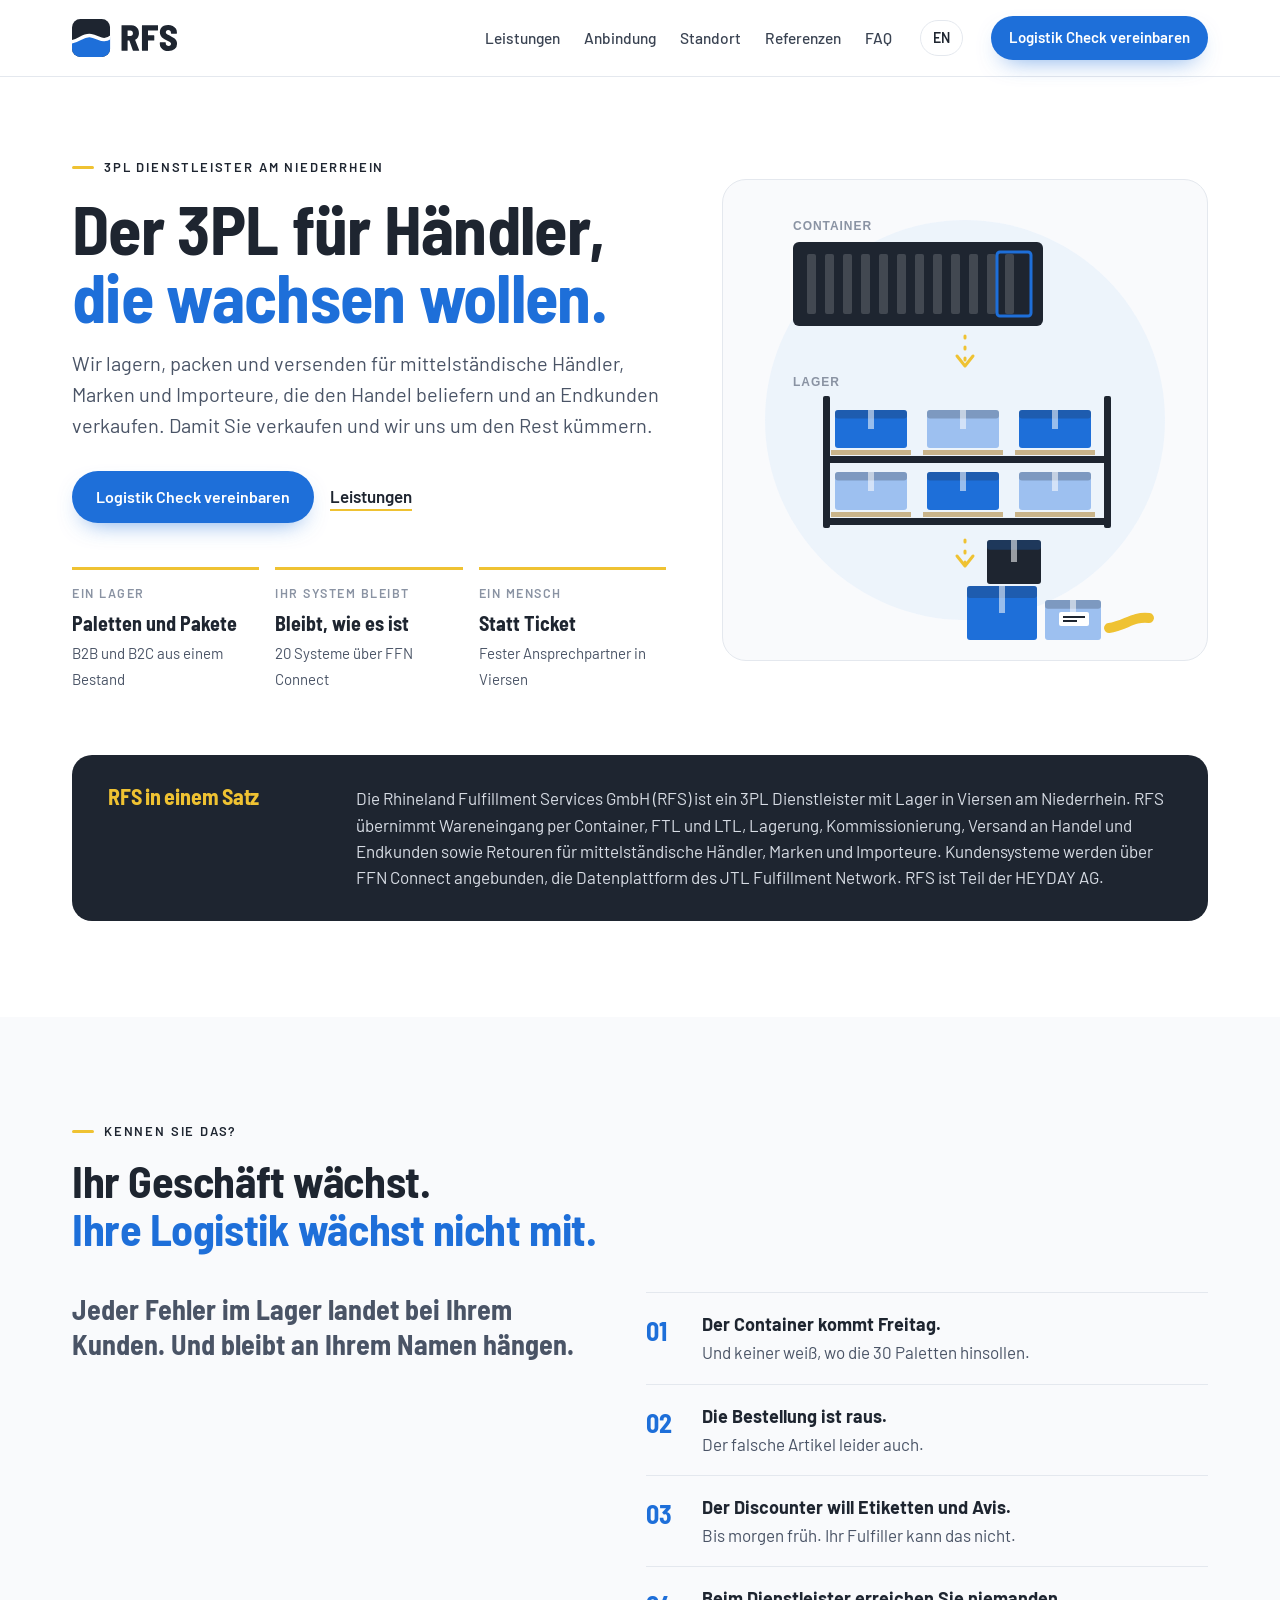
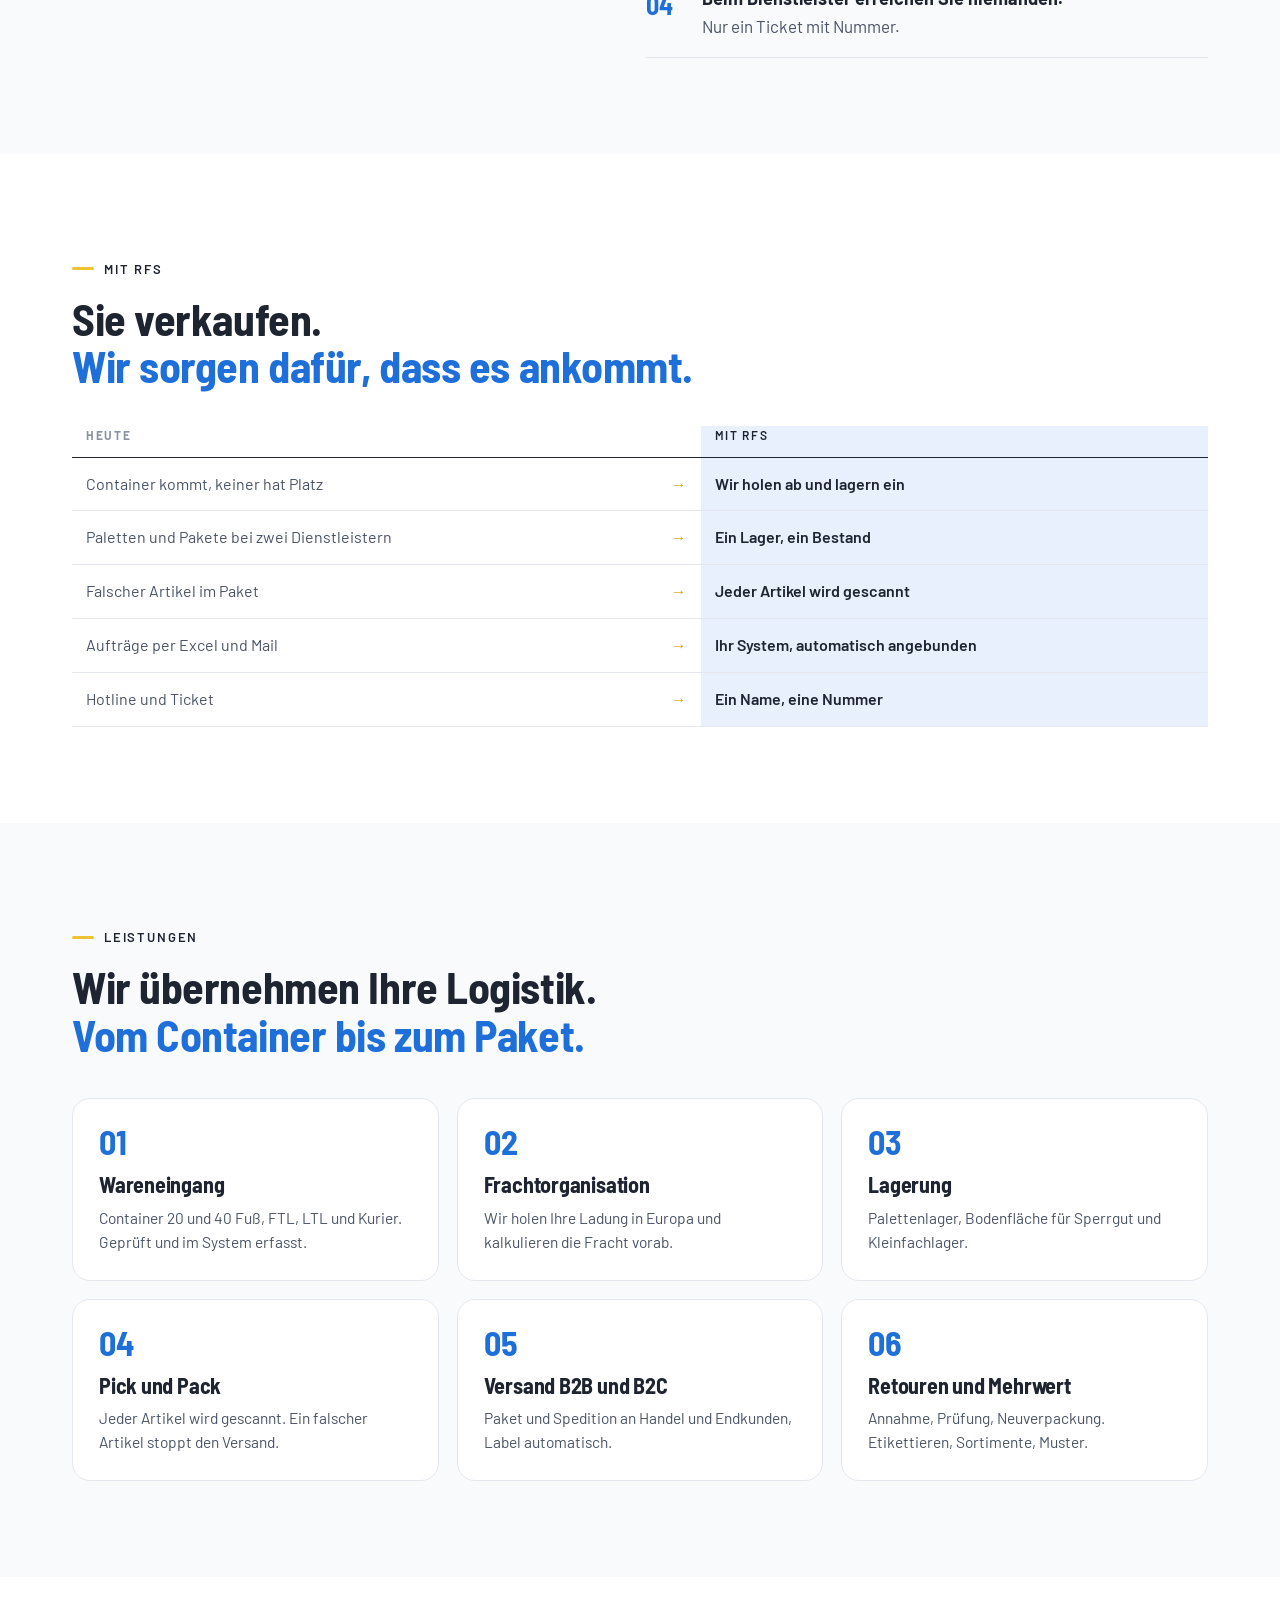
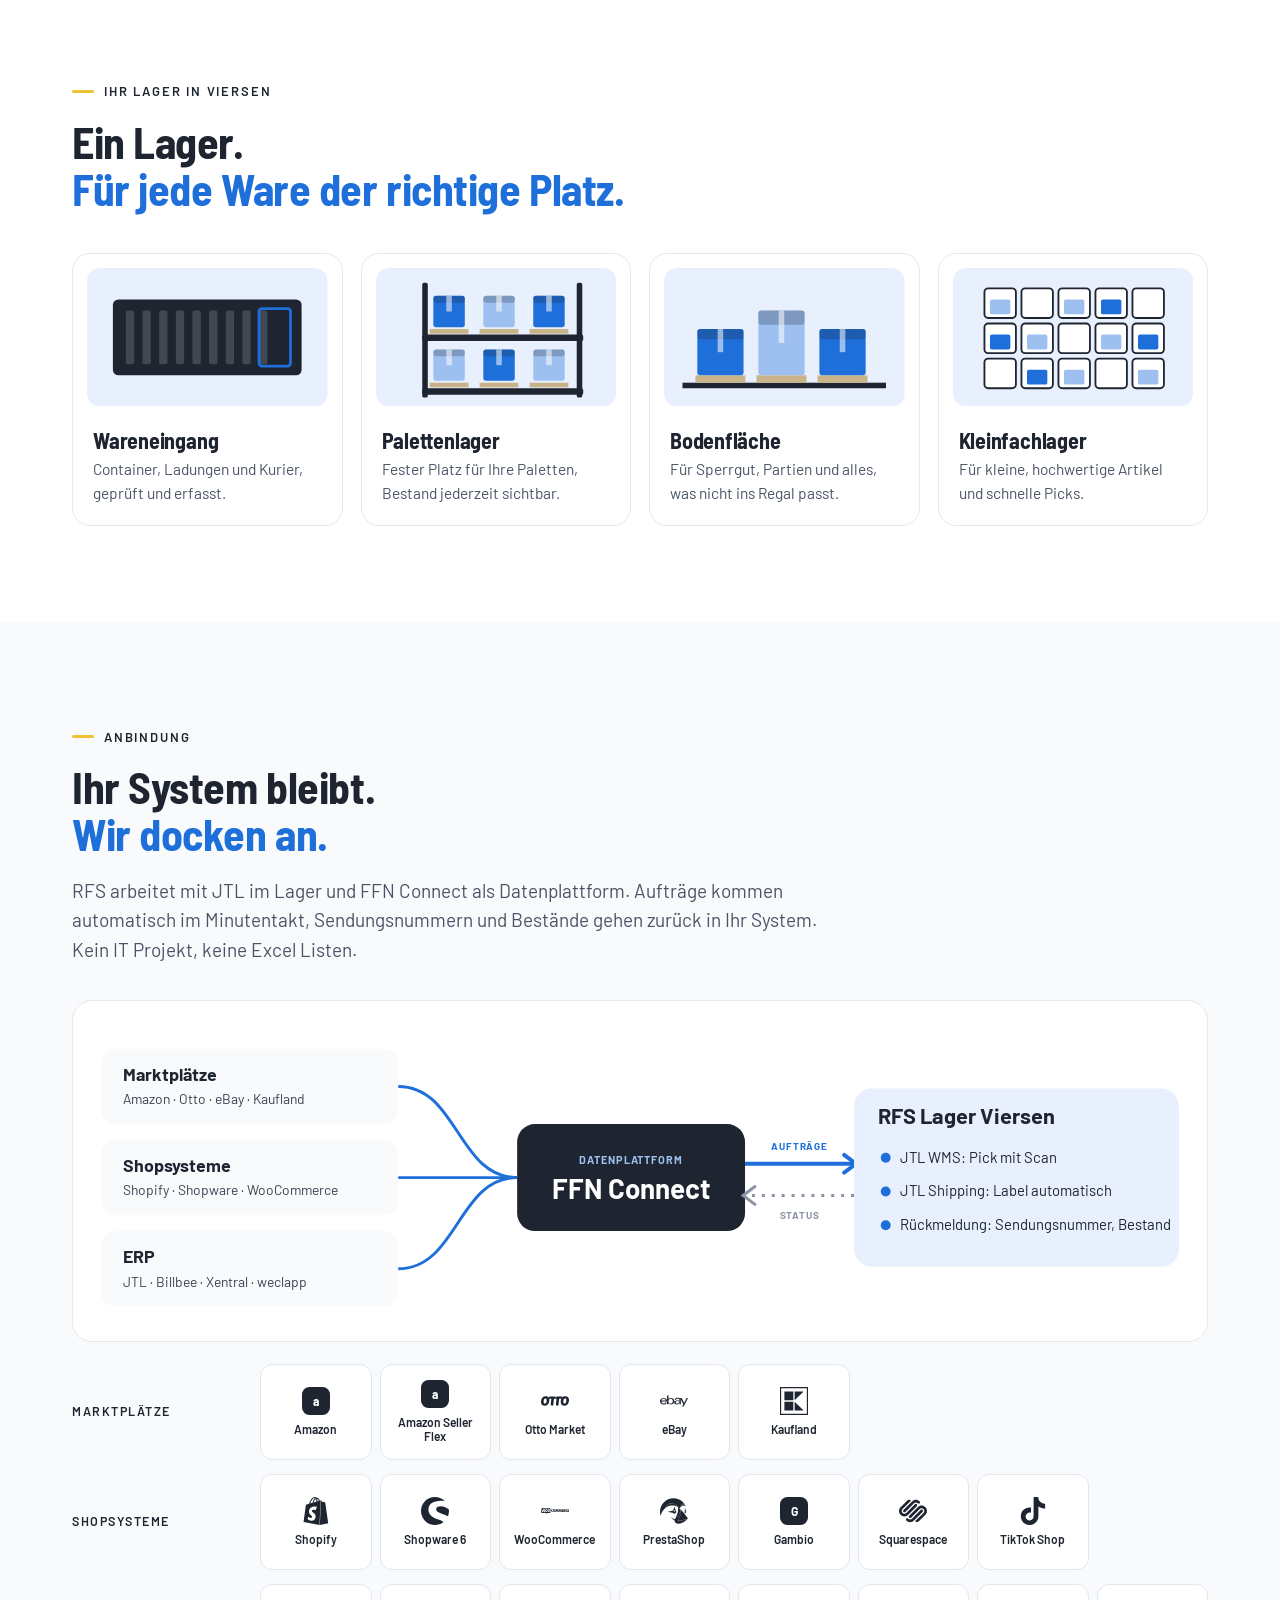
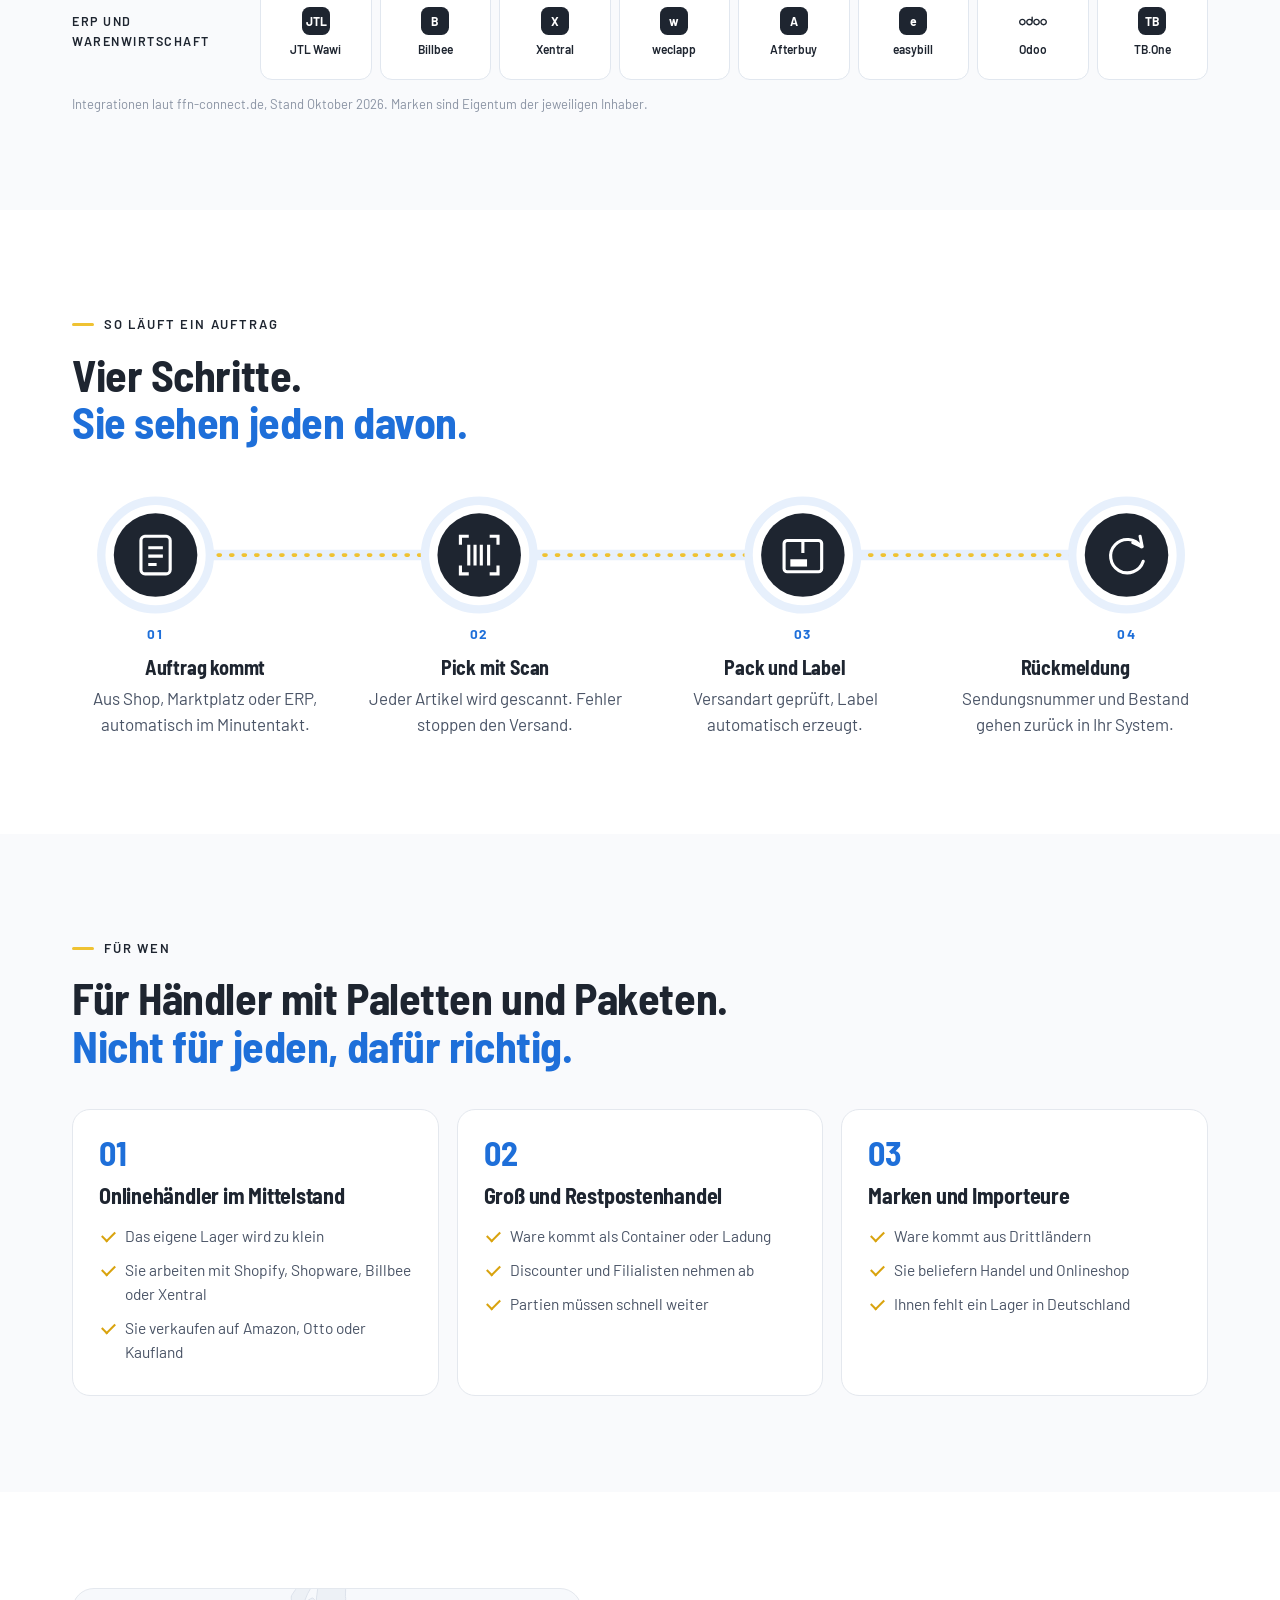
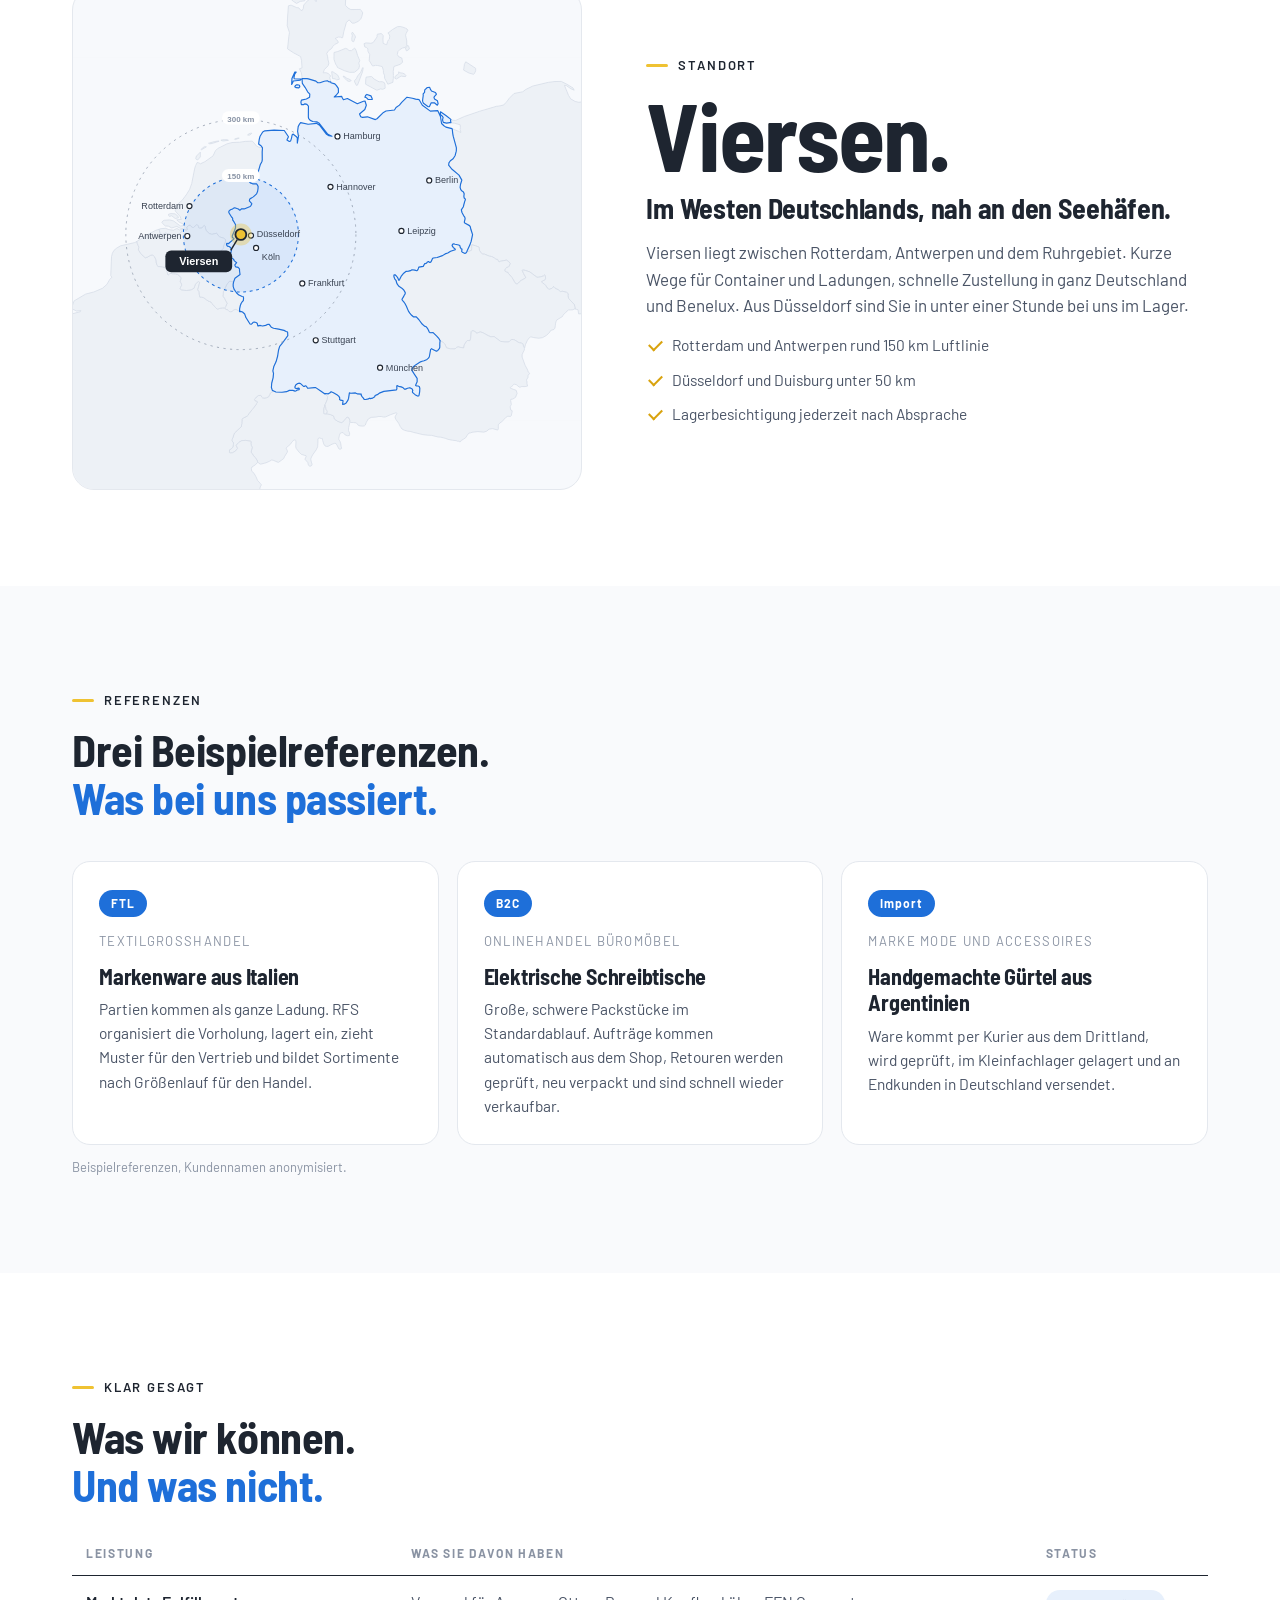
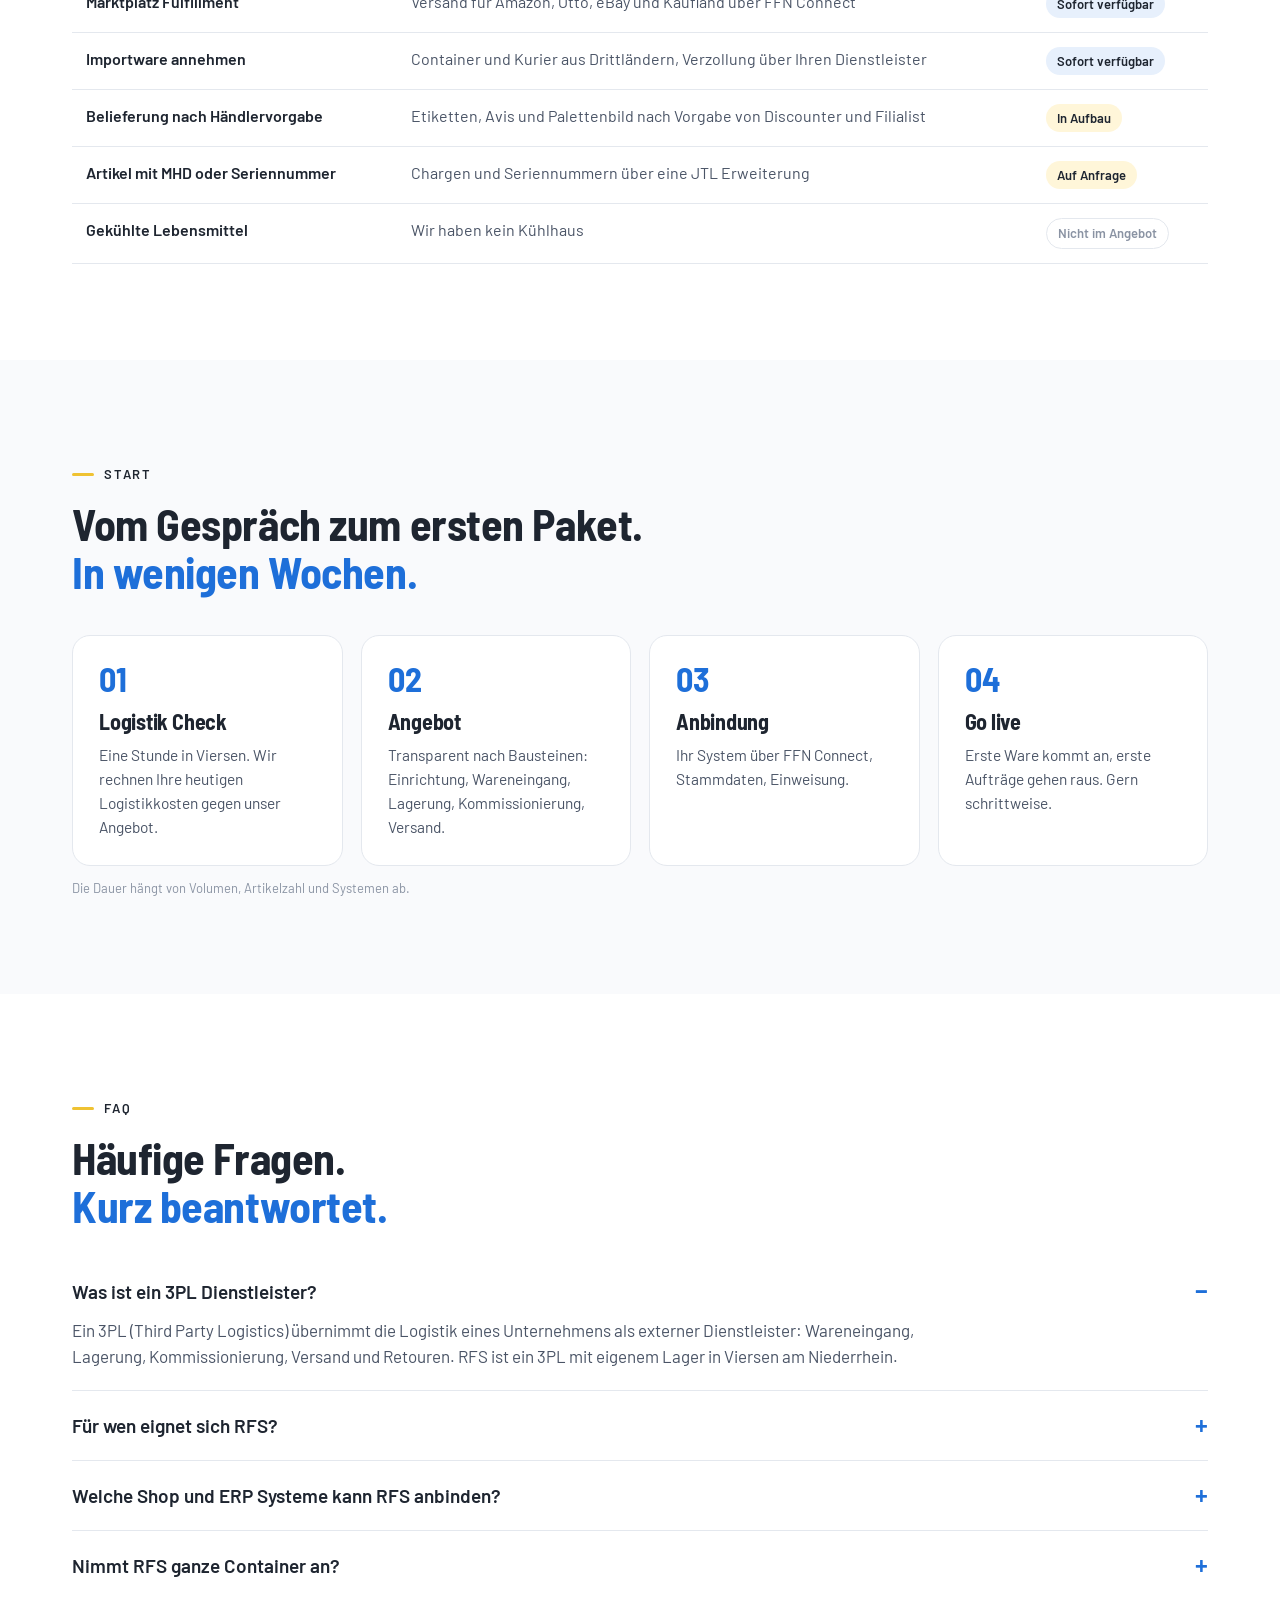
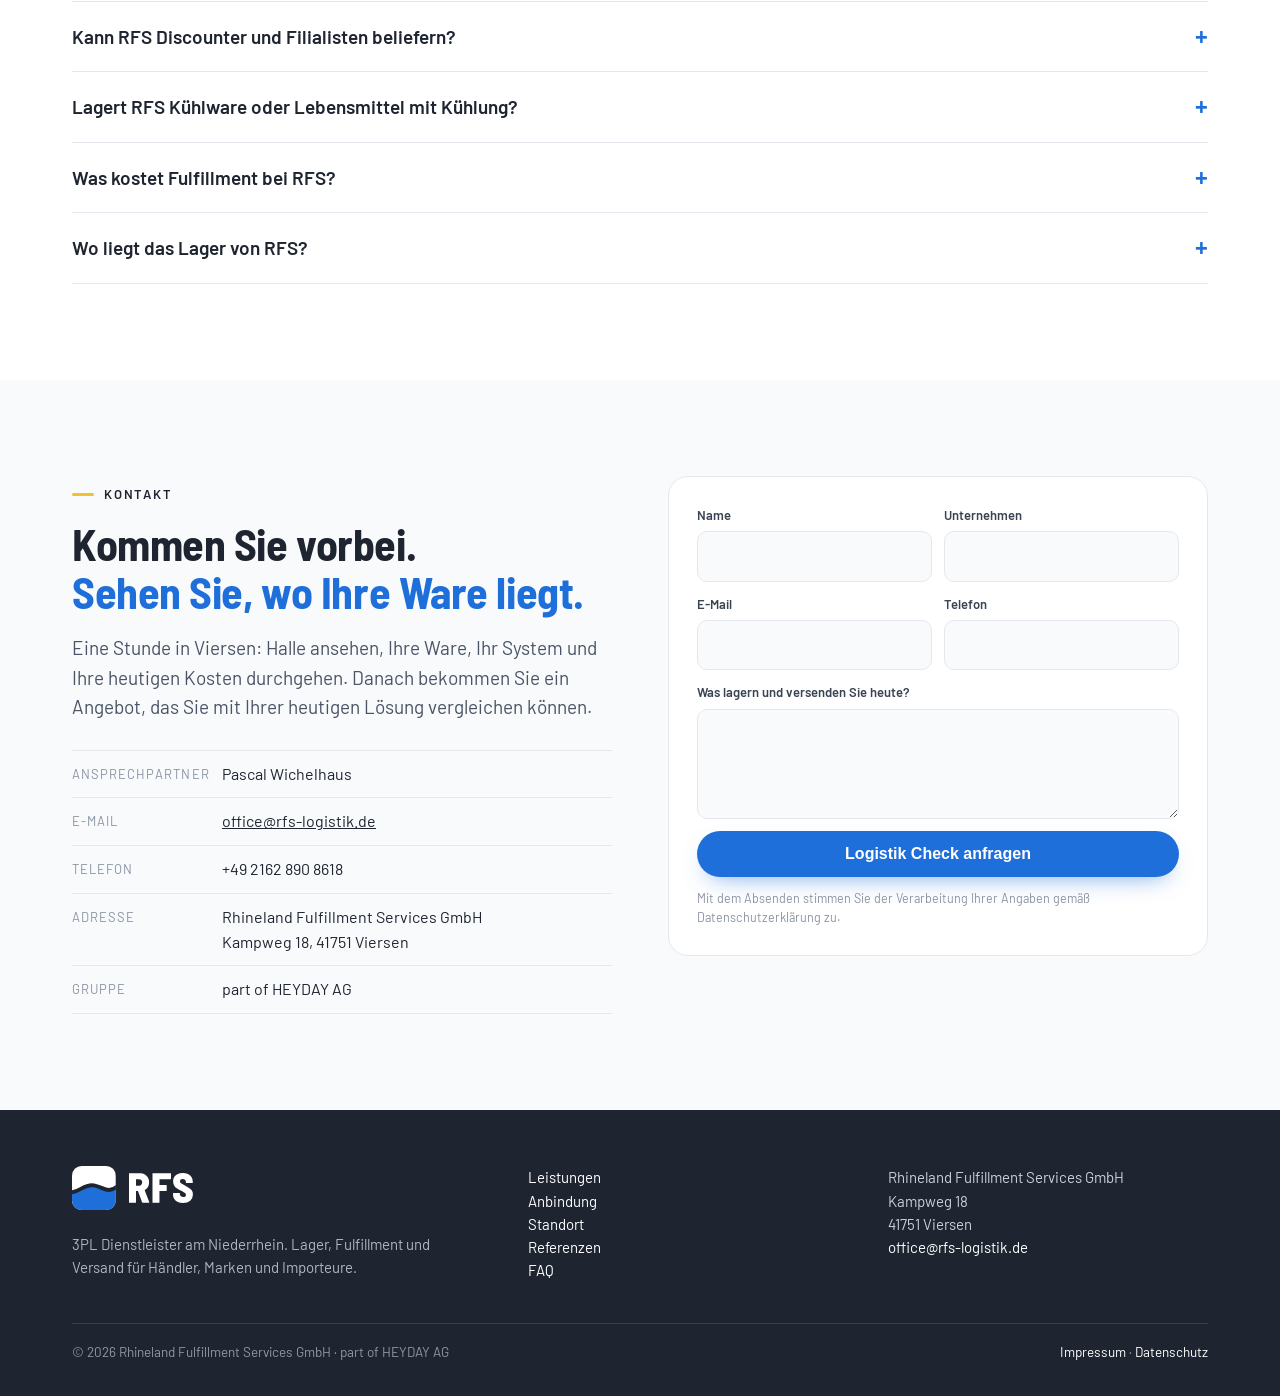
<file: index.html>
<!doctype html><html lang="de"><head><meta charset="utf-8">
<meta name="viewport" content="width=device-width,initial-scale=1">
<title>3PL Dienstleister am Niederrhein | Fulfillment in Viersen | RFS</title>
<meta name="description" content="RFS ist 3PL und Fulfillment Dienstleister in Viersen (NRW) für mittelständische Händler, Marken und Importeure: Container, Lager, Pick und Pack, Versand B2B und B2C. Angebunden über FFN Connect.">
<link rel="canonical" href="https://rfs-logistik.de/">
<link rel="alternate" hreflang="de" href="https://rfs-logistik.de/"><link rel="alternate" hreflang="en" href="https://rfs-logistik.de/en/"><link rel="alternate" hreflang="x-default" href="https://rfs-logistik.de/">
<meta name="robots" content="index,follow,max-image-preview:large">
<meta property="og:type" content="website"><meta property="og:title" content="3PL Dienstleister am Niederrhein | Fulfillment in Viersen | RFS"><meta property="og:description" content="RFS ist 3PL und Fulfillment Dienstleister in Viersen (NRW) für mittelständische Händler, Marken und Importeure: Container, Lager, Pick und Pack, Versand B2B und B2C. Angebunden über FFN Connect.">
<meta property="og:url" content="https://rfs-logistik.de/"><meta property="og:image" content="https://rfs-logistik.de/assets/img/og.png"><meta property="og:locale" content="de_DE">
<meta name="twitter:card" content="summary_large_image">
<meta name="geo.region" content="DE-NW"><meta name="geo.placename" content="Viersen"><meta name="geo.position" content="51.2556;6.3936">
<link rel="icon" href="/assets/img/RFS_Icon.svg" type="image/svg+xml">
<link rel="preload" href="/assets/fonts/barlow-semi-condensed-latin-700-normal.woff2" as="font" type="font/woff2" crossorigin>
<link rel="stylesheet" href="/assets/css/rfs.css">
<script type="application/ld+json">{
 "@context": "https://schema.org",
 "@graph": [
  {
   "@type": [
    "Organization",
    "LocalBusiness"
   ],
   "@id": "https://rfs-logistik.de/#org",
   "name": "Rhineland Fulfillment Services GmbH",
   "alternateName": "RFS",
   "url": "https://rfs-logistik.de/",
   "logo": "https://rfs-logistik.de/assets/img/RFS_Logo.svg",
   "email": "office@rfs-logistik.de",
   "description": "Die Rhineland Fulfillment Services GmbH (RFS) ist ein 3PL Dienstleister mit Lager in Viersen am Niederrhein. RFS übernimmt Wareneingang per Container, FTL und LTL, Lagerung, Kommissionierung, Versand an Handel und Endkunden sowie Retouren für mittelständische Händler, Marken und Importeure. Kundensysteme werden über FFN Connect angebunden, die Datenplattform des JTL Fulfillment Network. RFS ist Teil der HEYDAY AG.",
   "address": {
    "@type": "PostalAddress",
    "streetAddress": "Kampweg 18",
    "postalCode": "41751",
    "addressLocality": "Viersen",
    "addressRegion": "Nordrhein-Westfalen",
    "addressCountry": "DE"
   },
   "geo": {
    "@type": "GeoCoordinates",
    "latitude": 51.2556,
    "longitude": 6.3936
   },
   "areaServed": [
    "DE",
    "NL",
    "BE",
    "LU"
   ],
   "parentOrganization": {
    "@type": "Organization",
    "name": "HEYDAY AG"
   },
   "knowsAbout": [
    "3PL",
    "Fulfillment",
    "Kontraktlogistik",
    "E-Commerce Logistik",
    "JTL",
    "FFN Connect"
   ],
   "hasOfferCatalog": {
    "@type": "OfferCatalog",
    "name": "Leistungen",
    "itemListElement": [
     {
      "@type": "Offer",
      "itemOffered": {
       "@type": "Service",
       "name": "Fulfillment"
      }
     },
     {
      "@type": "Offer",
      "itemOffered": {
       "@type": "Service",
       "name": "Kontraktlogistik"
      }
     },
     {
      "@type": "Offer",
      "itemOffered": {
       "@type": "Service",
       "name": "Lagerlogistik"
      }
     },
     {
      "@type": "Offer",
      "itemOffered": {
       "@type": "Service",
       "name": "Versand B2B und B2C"
      }
     },
     {
      "@type": "Offer",
      "itemOffered": {
       "@type": "Service",
       "name": "Retourenmanagement"
      }
     },
     {
      "@type": "Offer",
      "itemOffered": {
       "@type": "Service",
       "name": "Frachtorganisation"
      }
     }
    ]
   }
  },
  {
   "@type": "WebSite",
   "@id": "https://rfs-logistik.de/#web",
   "url": "https://rfs-logistik.de/",
   "name": "RFS Rhineland Fulfillment Services",
   "inLanguage": [
    "de-DE",
    "en"
   ],
   "publisher": {
    "@id": "https://rfs-logistik.de/#org"
   }
  },
  {
   "@type": "WebPage",
   "@id": "https://rfs-logistik.de/#page",
   "url": "https://rfs-logistik.de/",
   "name": "3PL Dienstleister am Niederrhein | Fulfillment in Viersen | RFS",
   "description": "RFS ist 3PL und Fulfillment Dienstleister in Viersen (NRW) für mittelständische Händler, Marken und Importeure: Container, Lager, Pick und Pack, Versand B2B und B2C. Angebunden über FFN Connect.",
   "inLanguage": "de-DE",
   "isPartOf": {
    "@id": "https://rfs-logistik.de/#web"
   },
   "about": {
    "@id": "https://rfs-logistik.de/#org"
   }
  },
  {
   "@type": "FAQPage",
   "mainEntity": [
    {
     "@type": "Question",
     "name": "Was ist ein 3PL Dienstleister?",
     "acceptedAnswer": {
      "@type": "Answer",
      "text": "Ein 3PL (Third Party Logistics) übernimmt die Logistik eines Unternehmens als externer Dienstleister: Wareneingang, Lagerung, Kommissionierung, Versand und Retouren. RFS ist ein 3PL mit eigenem Lager in Viersen am Niederrhein."
     }
    },
    {
     "@type": "Question",
     "name": "Für wen eignet sich RFS?",
     "acceptedAnswer": {
      "@type": "Answer",
      "text": "Für mittelständische Händler, Marken und Importeure, die sowohl den Handel (B2B) als auch Endkunden (B2C) beliefern und regelmäßiges Volumen haben. Kleinstversender mit sehr wenigen Aufträgen sind bei anderen Anbietern besser aufgehoben."
     }
    },
    {
     "@type": "Question",
     "name": "Welche Shop und ERP Systeme kann RFS anbinden?",
     "acceptedAnswer": {
      "@type": "Answer",
      "text": "Über FFN Connect unter anderem Amazon, Otto Market, eBay, Kaufland, Shopify, Shopware 6, WooCommerce, PrestaShop, Gambio, Billbee, Xentral, weclapp, Afterbuy, easybill und Odoo. JTL Wawi direkt über das JTL Fulfillment Network."
     }
    },
    {
     "@type": "Question",
     "name": "Nimmt RFS ganze Container an?",
     "acceptedAnswer": {
      "@type": "Answer",
      "text": "Ja. RFS nimmt Container mit 20 und 40 Fuß, Komplettladungen (FTL), Teilladungen (LTL) und Kuriersendungen an und organisiert auf Wunsch auch die Vorholung."
     }
    },
    {
     "@type": "Question",
     "name": "Kann RFS Discounter und Filialisten beliefern?",
     "acceptedAnswer": {
      "@type": "Answer",
      "text": "Ja, RFS liefert an Handelspartner weiter. Die Belieferung nach festen Händlervorgaben mit Etiketten, Avis und Palettenbild ist im Aufbau."
     }
    },
    {
     "@type": "Question",
     "name": "Lagert RFS Kühlware oder Lebensmittel mit Kühlung?",
     "acceptedAnswer": {
      "@type": "Answer",
      "text": "Nein. RFS hat kein Kühlhaus. Artikel mit MHD oder Seriennummer sind auf Anfrage über eine JTL Erweiterung möglich."
     }
    },
    {
     "@type": "Question",
     "name": "Was kostet Fulfillment bei RFS?",
     "acceptedAnswer": {
      "@type": "Answer",
      "text": "Die Preise setzen sich aus Bausteinen zusammen: Einrichtung, Wareneingang, Lagerung pro Platz und Monat, Kommissionierung pro Auftrag und Position, Versand zum Tarif des Dienstleisters sowie ein monatlicher Mindestumsatz. Das konkrete Angebot gibt es nach dem Logistik Check."
     }
    },
    {
     "@type": "Question",
     "name": "Wo liegt das Lager von RFS?",
     "acceptedAnswer": {
      "@type": "Answer",
      "text": "In Viersen am Niederrhein (NRW), rund 150 km von Rotterdam und Antwerpen und unter 50 km von Düsseldorf und Duisburg entfernt."
     }
    }
   ]
  }
 ]
}</script>
</head><body>
<header><div class="w"><a class="logo" href="/" aria-label="RFS Startseite"><img src="/assets/img/RFS_Logo_Kompakt.svg" alt="RFS Rhineland Fulfillment Services" width="111" height="40"></a>
<nav aria-label="Hauptnavigation"><a href="#leistungen">Leistungen</a><a href="#anbindung">Anbindung</a><a href="#standort">Standort</a><a href="#referenzen">Referenzen</a><a href="#faq">FAQ</a></nav><a class="lang" href="/en/" hreflang="en">EN</a><a class="btn sm" href="#kontakt">Logistik Check vereinbaren</a></div></header><main>
<section class="hero"><div class="w"><div><div class="kk">3PL Dienstleister am Niederrhein</div>
<h1>Der 3PL für Händler, <span>die wachsen wollen.</span></h1><p class="lead">Wir lagern, packen und versenden für mittelständische Händler, Marken und Importeure, die den Handel beliefern und an Endkunden verkaufen. Damit Sie verkaufen und wir uns um den Rest kümmern.</p>
<div class="ctas"><a class="btn" href="#kontakt">Logistik Check vereinbaren</a><a class="sec" href="#leistungen">Leistungen</a></div>
<div class="prom"><div><small>Ein Lager</small><b>Paletten und Pakete</b><span>B2B und B2C aus einem Bestand</span></div><div><small>Ihr System bleibt</small><b>Bleibt, wie es ist</b><span>20 Systeme über FFN Connect</span></div><div><small>Ein Mensch</small><b>Statt Ticket</b><span>Fester Ansprechpartner in Viersen</span></div></div></div>
<div class="vis"><img src="/assets/img/flow.svg" alt="Container, Lager, Pakete: Ablauf bei RFS" width="424" height="480" fetchpriority="high"></div></div></section>
<section style="padding-top:0"><div class="w"><div class="sum"><h2>RFS in einem Satz</h2><p>Die Rhineland Fulfillment Services GmbH (RFS) ist ein 3PL Dienstleister mit Lager in Viersen am Niederrhein. RFS übernimmt Wareneingang per Container, FTL und LTL, Lagerung, Kommissionierung, Versand an Handel und Endkunden sowie Retouren für mittelständische Händler, Marken und Importeure. Kundensysteme werden über FFN Connect angebunden, die Datenplattform des JTL Fulfillment Network. RFS ist Teil der HEYDAY AG.</p></div></div></section>
<section class="alt" id="problem"><div class="w"><div class="kk">Kennen Sie das?</div><h2>Ihr Geschäft wächst. <span>Ihre Logistik wächst nicht mit.</span></h2>
<div class="grid2"><p class="statement">Jeder Fehler im Lager landet bei Ihrem Kunden. Und bleibt an Ihrem Namen hängen.</p><div class="pains"><div><span class="n">01</span><span><b>Der Container kommt Freitag.</b><br><span style="color:var(--mut)">Und keiner weiß, wo die 30 Paletten hinsollen.</span></span></div><div><span class="n">02</span><span><b>Die Bestellung ist raus.</b><br><span style="color:var(--mut)">Der falsche Artikel leider auch.</span></span></div><div><span class="n">03</span><span><b>Der Discounter will Etiketten und Avis.</b><br><span style="color:var(--mut)">Bis morgen früh. Ihr Fulfiller kann das nicht.</span></span></div><div><span class="n">04</span><span><b>Beim Dienstleister erreichen Sie niemanden.</b><br><span style="color:var(--mut)">Nur ein Ticket mit Nummer.</span></span></div></div></div></div></section>
<section><div class="w"><div class="kk">Mit RFS</div><h2>Sie verkaufen. <span>Wir sorgen dafür, dass es ankommt.</span></h2>
<div class="tw" style="margin-top:36px"><table><tr><th>Heute</th><th></th><th class="r">Mit RFS</th></tr><tr><td>Container kommt, keiner hat Platz</td><td class="ar">→</td><td class="r">Wir holen ab und lagern ein</td></tr><tr><td>Paletten und Pakete bei zwei Dienstleistern</td><td class="ar">→</td><td class="r">Ein Lager, ein Bestand</td></tr><tr><td>Falscher Artikel im Paket</td><td class="ar">→</td><td class="r">Jeder Artikel wird gescannt</td></tr><tr><td>Aufträge per Excel und Mail</td><td class="ar">→</td><td class="r">Ihr System, automatisch angebunden</td></tr><tr><td>Hotline und Ticket</td><td class="ar">→</td><td class="r">Ein Name, eine Nummer</td></tr></table></div></div></section>
<section class="alt" id="leistungen"><div class="w"><div class="kk">Leistungen</div><h2>Wir übernehmen Ihre Logistik. <span>Vom Container bis zum Paket.</span></h2><div class="grid3"><div class="card"><div class="nr">01</div><h3>Wareneingang</h3><p>Container 20 und 40 Fuß, FTL, LTL und Kurier. Geprüft und im System erfasst.</p></div><div class="card"><div class="nr">02</div><h3>Frachtorganisation</h3><p>Wir holen Ihre Ladung in Europa und kalkulieren die Fracht vorab.</p></div><div class="card"><div class="nr">03</div><h3>Lagerung</h3><p>Palettenlager, Bodenfläche für Sperrgut und Kleinfachlager.</p></div><div class="card"><div class="nr">04</div><h3>Pick und Pack</h3><p>Jeder Artikel wird gescannt. Ein falscher Artikel stoppt den Versand.</p></div><div class="card"><div class="nr">05</div><h3>Versand B2B und B2C</h3><p>Paket und Spedition an Handel und Endkunden, Label automatisch.</p></div><div class="card"><div class="nr">06</div><h3>Retouren und Mehrwert</h3><p>Annahme, Prüfung, Neuverpackung. Etikettieren, Sortimente, Muster.</p></div></div></div></section>
<section class="lager"><div class="w"><div class="kk">Ihr Lager in Viersen</div><h2>Ein Lager. <span>Für jede Ware der richtige Platz.</span></h2><div class="grid4"><div class="card"><svg xmlns="http://www.w3.org/2000/svg" viewBox="0 0 260 150" width="100%"><rect width="260" height="150" rx="14" fill="#E7F0FC"/><rect x="28" y="34" width="204" height="82" rx="6" fill="#1E2530"/><rect x="42" y="46" width="9" height="58" rx="2" fill="#FFFFFF" opacity=".16"/><rect x="60" y="46" width="9" height="58" rx="2" fill="#FFFFFF" opacity=".16"/><rect x="78" y="46" width="9" height="58" rx="2" fill="#FFFFFF" opacity=".16"/><rect x="96" y="46" width="9" height="58" rx="2" fill="#FFFFFF" opacity=".16"/><rect x="114" y="46" width="9" height="58" rx="2" fill="#FFFFFF" opacity=".16"/><rect x="132" y="46" width="9" height="58" rx="2" fill="#FFFFFF" opacity=".16"/><rect x="150" y="46" width="9" height="58" rx="2" fill="#FFFFFF" opacity=".16"/><rect x="168" y="46" width="9" height="58" rx="2" fill="#FFFFFF" opacity=".16"/><rect x="186" y="46" width="9" height="58" rx="2" fill="#FFFFFF" opacity=".16"/><rect x="186" y="44" width="34" height="62" rx="3" fill="none" stroke="#1E6FD9" stroke-width="3"/></svg><h3>Wareneingang</h3><p>Container, Ladungen und Kurier, geprüft und erfasst.</p></div><div class="card"><svg xmlns="http://www.w3.org/2000/svg" viewBox="0 0 260 150" width="100%"><rect width="260" height="150" rx="14" fill="#E7F0FC"/><rect x="50" y="72" width="174" height="7" rx="2" fill="#1E2530"/><rect x="58" y="66" width="42" height="5" fill="#C9B48A"/><rect x="62" y="30" width="34" height="34" rx="3" fill="#1E6FD9"/><rect x="62" y="30" width="34" height="7.5" rx="3" fill="#1E2530" opacity=".25"/><rect x="76.0" y="30" width="6" height="17.0" fill="#FFFFFF" opacity=".55"/><rect x="112" y="66" width="42" height="5" fill="#C9B48A"/><rect x="116" y="30" width="34" height="34" rx="3" fill="#9DC0F0"/><rect x="116" y="30" width="34" height="7.5" rx="3" fill="#1E2530" opacity=".25"/><rect x="130.0" y="30" width="6" height="17.0" fill="#FFFFFF" opacity=".55"/><rect x="166" y="66" width="42" height="5" fill="#C9B48A"/><rect x="170" y="30" width="34" height="34" rx="3" fill="#1E6FD9"/><rect x="170" y="30" width="34" height="7.5" rx="3" fill="#1E2530" opacity=".25"/><rect x="184.0" y="30" width="6" height="17.0" fill="#FFFFFF" opacity=".55"/><rect x="50" y="130" width="174" height="7" rx="2" fill="#1E2530"/><rect x="58" y="124" width="42" height="5" fill="#C9B48A"/><rect x="62" y="88" width="34" height="34" rx="3" fill="#9DC0F0"/><rect x="62" y="88" width="34" height="7.5" rx="3" fill="#1E2530" opacity=".25"/><rect x="76.0" y="88" width="6" height="17.0" fill="#FFFFFF" opacity=".55"/><rect x="112" y="124" width="42" height="5" fill="#C9B48A"/><rect x="116" y="88" width="34" height="34" rx="3" fill="#1E6FD9"/><rect x="116" y="88" width="34" height="7.5" rx="3" fill="#1E2530" opacity=".25"/><rect x="130.0" y="88" width="6" height="17.0" fill="#FFFFFF" opacity=".55"/><rect x="166" y="124" width="42" height="5" fill="#C9B48A"/><rect x="170" y="88" width="34" height="34" rx="3" fill="#9DC0F0"/><rect x="170" y="88" width="34" height="7.5" rx="3" fill="#1E2530" opacity=".25"/><rect x="184.0" y="88" width="6" height="17.0" fill="#FFFFFF" opacity=".55"/><rect x="50" y="16" width="6" height="124" rx="2" fill="#1E2530"/><rect x="217" y="16" width="6" height="124" rx="2" fill="#1E2530"/></svg><h3>Palettenlager</h3><p>Fester Platz für Ihre Paletten, Bestand jederzeit sichtbar.</p></div><div class="card"><svg xmlns="http://www.w3.org/2000/svg" viewBox="0 0 260 150" width="100%"><rect width="260" height="150" rx="14" fill="#E7F0FC"/><rect x="20" y="124" width="220" height="6" fill="#1E2530"/><rect x="34" y="116" width="54" height="8" fill="#C9B48A"/><rect x="36" y="66" width="50" height="50" rx="3" fill="#1E6FD9"/><rect x="36" y="66" width="50" height="11.0" rx="3" fill="#1E2530" opacity=".25"/><rect x="58.0" y="66" width="6" height="25.0" fill="#FFFFFF" opacity=".55"/><rect x="100" y="116" width="54" height="8" fill="#C9B48A"/><rect x="102" y="46" width="50" height="70" rx="3" fill="#9DC0F0"/><rect x="102" y="46" width="50" height="15.4" rx="3" fill="#1E2530" opacity=".25"/><rect x="124.0" y="46" width="6" height="35.0" fill="#FFFFFF" opacity=".55"/><rect x="166" y="116" width="54" height="8" fill="#C9B48A"/><rect x="168" y="66" width="50" height="50" rx="3" fill="#1E6FD9"/><rect x="168" y="66" width="50" height="11.0" rx="3" fill="#1E2530" opacity=".25"/><rect x="190.0" y="66" width="6" height="25.0" fill="#FFFFFF" opacity=".55"/></svg><h3>Bodenfläche</h3><p>Für Sperrgut, Partien und alles, was nicht ins Regal passt.</p></div><div class="card"><svg xmlns="http://www.w3.org/2000/svg" viewBox="0 0 260 150" width="100%"><rect width="260" height="150" rx="14" fill="#E7F0FC"/><rect x="34" y="22" width="34" height="32" rx="4" fill="#FFFFFF" stroke="#1E2530" stroke-width="2"/><rect x="40" y="34" width="22" height="16" rx="2" fill="#9DC0F0"/><rect x="74" y="22" width="34" height="32" rx="4" fill="#FFFFFF" stroke="#1E2530" stroke-width="2"/><rect x="114" y="22" width="34" height="32" rx="4" fill="#FFFFFF" stroke="#1E2530" stroke-width="2"/><rect x="120" y="34" width="22" height="16" rx="2" fill="#9DC0F0"/><rect x="154" y="22" width="34" height="32" rx="4" fill="#FFFFFF" stroke="#1E2530" stroke-width="2"/><rect x="160" y="34" width="22" height="16" rx="2" fill="#1E6FD9"/><rect x="194" y="22" width="34" height="32" rx="4" fill="#FFFFFF" stroke="#1E2530" stroke-width="2"/><rect x="34" y="60" width="34" height="32" rx="4" fill="#FFFFFF" stroke="#1E2530" stroke-width="2"/><rect x="40" y="72" width="22" height="16" rx="2" fill="#1E6FD9"/><rect x="74" y="60" width="34" height="32" rx="4" fill="#FFFFFF" stroke="#1E2530" stroke-width="2"/><rect x="80" y="72" width="22" height="16" rx="2" fill="#9DC0F0"/><rect x="114" y="60" width="34" height="32" rx="4" fill="#FFFFFF" stroke="#1E2530" stroke-width="2"/><rect x="154" y="60" width="34" height="32" rx="4" fill="#FFFFFF" stroke="#1E2530" stroke-width="2"/><rect x="160" y="72" width="22" height="16" rx="2" fill="#9DC0F0"/><rect x="194" y="60" width="34" height="32" rx="4" fill="#FFFFFF" stroke="#1E2530" stroke-width="2"/><rect x="200" y="72" width="22" height="16" rx="2" fill="#1E6FD9"/><rect x="34" y="98" width="34" height="32" rx="4" fill="#FFFFFF" stroke="#1E2530" stroke-width="2"/><rect x="74" y="98" width="34" height="32" rx="4" fill="#FFFFFF" stroke="#1E2530" stroke-width="2"/><rect x="80" y="110" width="22" height="16" rx="2" fill="#1E6FD9"/><rect x="114" y="98" width="34" height="32" rx="4" fill="#FFFFFF" stroke="#1E2530" stroke-width="2"/><rect x="120" y="110" width="22" height="16" rx="2" fill="#9DC0F0"/><rect x="154" y="98" width="34" height="32" rx="4" fill="#FFFFFF" stroke="#1E2530" stroke-width="2"/><rect x="194" y="98" width="34" height="32" rx="4" fill="#FFFFFF" stroke="#1E2530" stroke-width="2"/><rect x="200" y="110" width="22" height="16" rx="2" fill="#9DC0F0"/></svg><h3>Kleinfachlager</h3><p>Für kleine, hochwertige Artikel und schnelle Picks.</p></div></div></div></section>
<section class="alt" id="anbindung"><div class="w"><div class="kk">Anbindung</div><h2>Ihr System bleibt. <span>Wir docken an.</span></h2><p class="lead">RFS arbeitet mit JTL im Lager und FFN Connect als Datenplattform. Aufträge kommen automatisch im Minutentakt, Sendungsnummern und Bestände gehen zurück in Ihr System. Kein IT Projekt, keine Excel Listen.</p>
<div class="hub"><svg xmlns="http://www.w3.org/2000/svg" viewBox="0 0 1088 280" width="100%"><rect x="0" y="20" width="300" height="76" rx="14" fill="#F9FAFC"/><text x="22" y="52" style="font-family:Barlow,Arial,sans-serif;font-weight:700;font-size:18px" fill="#1E2530">Marktplätze</text><text x="22" y="76" style="font-family:Barlow,Arial,sans-serif;font-size:14px" fill="#3A4352">Amazon · Otto · eBay · Kaufland</text><path d="M300 58 C 360 58, 360 150, 420 150" stroke="#1E6FD9" stroke-width="3" fill="none"/><rect x="0" y="112" width="300" height="76" rx="14" fill="#F9FAFC"/><text x="22" y="144" style="font-family:Barlow,Arial,sans-serif;font-weight:700;font-size:18px" fill="#1E2530">Shopsysteme</text><text x="22" y="168" style="font-family:Barlow,Arial,sans-serif;font-size:14px" fill="#3A4352">Shopify · Shopware · WooCommerce</text><path d="M300 150 C 360 150, 360 150, 420 150" stroke="#1E6FD9" stroke-width="3" fill="none"/><rect x="0" y="204" width="300" height="76" rx="14" fill="#F9FAFC"/><text x="22" y="236" style="font-family:Barlow,Arial,sans-serif;font-weight:700;font-size:18px" fill="#1E2530">ERP</text><text x="22" y="260" style="font-family:Barlow,Arial,sans-serif;font-size:14px" fill="#3A4352">JTL · Billbee · Xentral · weclapp</text><path d="M300 242 C 360 242, 360 150, 420 150" stroke="#1E6FD9" stroke-width="3" fill="none"/><rect x="420" y="96" width="230" height="108" rx="18" fill="#1E2530"/><text x="535" y="136" style="font-family:Barlow,Arial,sans-serif;font-weight:700;font-size:11px;letter-spacing:.08em" fill="#9DC0F0" text-anchor="middle">DATENPLATTFORM</text><text x="535" y="172" text-anchor="middle" style="font-family:Barlow,Arial,sans-serif;font-weight:700;font-size:28px" fill="#FFFFFF">FFN Connect</text><path d="M650 136 H 760" stroke="#1E6FD9" stroke-width="4"/><path d="M750 127 l12 9 l-12 9" fill="none" stroke="#1E6FD9" stroke-width="4" stroke-linecap="round"/><path d="M760 168 H 650" stroke="#8A93A3" stroke-width="3" stroke-dasharray="3 7"/><path d="M660 159 l-12 9 l12 9" fill="none" stroke="#8A93A3" stroke-width="3" stroke-linecap="round"/><text x="705" y="122" style="font-family:Barlow,Arial,sans-serif;font-weight:700;font-size:10px;letter-spacing:.08em" fill="#1E6FD9" text-anchor="middle">AUFTRÄGE</text><text x="705" y="192" style="font-family:Barlow,Arial,sans-serif;font-weight:700;font-size:10px;letter-spacing:.08em" fill="#8A93A3" text-anchor="middle">STATUS</text><rect x="760" y="60" width="328" height="180" rx="18" fill="#E7F0FC"/><text x="784" y="96" style="font-family:Barlow,Arial,sans-serif;font-weight:700;font-size:22px" fill="#1E2530">RFS Lager Viersen</text><circle cx="792" cy="130" r="5" fill="#1E6FD9"/><text x="806" y="135" style="font-family:Barlow,Arial,sans-serif;font-size:15px" fill="#1E2530">JTL WMS: Pick mit Scan</text><circle cx="792" cy="164" r="5" fill="#1E6FD9"/><text x="806" y="169" style="font-family:Barlow,Arial,sans-serif;font-size:15px" fill="#1E2530">JTL Shipping: Label automatisch</text><circle cx="792" cy="198" r="5" fill="#1E6FD9"/><text x="806" y="203" style="font-family:Barlow,Arial,sans-serif;font-size:15px" fill="#1E2530">Rückmeldung: Sendungsnummer, Bestand</text></svg></div><div class="logos"><div class="row"><div>Marktplätze</div><div class="tiles"><div style="position:relative;background:#fff;border:1px solid #E1E7EF;border-radius:12px;height:96px;display:flex;flex-direction:column;justify-content:center;align-items:center;gap:8px;padding:0 6px;text-align:center"><svg viewBox="0 0 30 30" width="28" height="28"><rect width="30" height="30" rx="8" fill="#1E2530"/><text x="15" y="20" text-anchor="middle" style="font-family:Barlow,Arial,sans-serif;font-weight:700;font-size:13px" fill="#fff">a</text></svg><span style="font-size:12px;font-weight:600;color:#1E2530;line-height:1.15">Amazon</span></div><div style="position:relative;background:#fff;border:1px solid #E1E7EF;border-radius:12px;height:96px;display:flex;flex-direction:column;justify-content:center;align-items:center;gap:8px;padding:0 6px;text-align:center"><svg viewBox="0 0 30 30" width="28" height="28"><rect width="30" height="30" rx="8" fill="#1E2530"/><text x="15" y="20" text-anchor="middle" style="font-family:Barlow,Arial,sans-serif;font-weight:700;font-size:13px" fill="#fff">a</text></svg><span style="font-size:12px;font-weight:600;color:#1E2530;line-height:1.15">Amazon Seller Flex</span></div><div style="position:relative;background:#fff;border:1px solid #E1E7EF;border-radius:12px;height:96px;display:flex;flex-direction:column;justify-content:center;align-items:center;gap:8px;padding:0 6px;text-align:center"><svg viewBox="0 0 24 24" width="28" height="28"><path d="M20.893 7.95c-1.195 0-2.168.37-2.855 1.132.097-.265.149-.588.156-.968h-4.191c-.914 0-1.437.402-1.796 1.437l.185-1.437H8.157c-.775 0-1.307.37-1.5 1.096-.524-.84-1.457-1.26-2.636-1.26C1.779 7.95.32 9.246.059 12.01l-.033.35c-.228 2.47 1.067 3.69 3.08 3.69 2.243 0 3.702-1.307 3.963-4.072l.033-.348c.059-.634.015-1.185-.114-1.655h1.899l-.545 4.66c-.108.925.392 1.35 1.23 1.35.512 0 .686-.034.882-.066l.675-5.944h2.21l-.544 4.66c-.11.925.392 1.35 1.23 1.35.511 0 .685-.034.881-.066l.675-5.944h1.089c.376 0 .68-.087.915-.26-.342.604-.566 1.366-.654 2.296l-.032.348c-.229 2.471 1.066 3.69 3.08 3.69 2.243 0 3.701-1.306 3.962-4.07l.033-.349c.229-2.46-1.067-3.68-3.08-3.68zM4.86 11.477l-.022.262c-.152 1.872-.762 2.449-1.513 2.449-.675 0-1.153-.457-1.055-1.676l.021-.272c.153-1.862.762-2.45 1.513-2.45.664 0 1.154.468 1.056 1.687zm16.873 0-.022.262c-.153 1.872-.762 2.449-1.513 2.449-.675 0-1.154-.457-1.056-1.676l.022-.272c.152-1.862.762-2.45 1.513-2.45.664 0 1.154.468 1.056 1.687z" fill="#1E2530"/></svg><span style="font-size:12px;font-weight:600;color:#1E2530;line-height:1.15">Otto Market</span></div><div style="position:relative;background:#fff;border:1px solid #E1E7EF;border-radius:12px;height:96px;display:flex;flex-direction:column;justify-content:center;align-items:center;gap:8px;padding:0 6px;text-align:center"><svg viewBox="0 0 24 24" width="28" height="28"><path d="M6.056 12.132v-4.92h1.2v3.026c.59-.703 1.402-.906 2.202-.906 1.34 0 2.828.904 2.828 2.855 0 .233-.015.457-.06.668.24-.953 1.274-1.305 2.896-1.344.51-.018 1.095-.018 1.56-.018v-.135c0-.885-.556-1.244-1.53-1.244-.72 0-1.245.3-1.305.81h-1.275c.136-1.29 1.5-1.62 2.686-1.62 1.064 0 1.995.27 2.415 1.02l-.436-.84h1.41l2.055 4.125 2.055-4.126H24l-3.72 7.305h-1.346l1.07-2.04-2.33-4.38c.13.255.2.555.2.93v2.46c0 .346.01.69.04 1.005H16.8a6.543 6.543 0 01-.046-.765c-.603.734-1.32.96-2.32.96-1.48 0-2.272-.78-2.272-1.695 0-.15.015-.284.037-.405-.3 1.246-1.36 2.086-2.767 2.086-.87 0-1.694-.315-2.2-.93 0 .24-.015.494-.04.734h-1.18c.02-.39.04-.855.04-1.245v-1.05h-4.83c.065 1.095.818 1.74 1.853 1.74.718 0 1.355-.3 1.568-.93h1.24c-.24 1.29-1.61 1.725-2.79 1.725C.95 15.009 0 13.822 0 12.232c0-1.754.982-2.91 3.116-2.91 1.688 0 2.93.886 2.94 2.806v.005zm9.137.183c-1.095.034-1.77.233-1.77.95 0 .465.36.97 1.305.97 1.26 0 1.935-.69 1.935-1.814v-.13c-.45 0-.99.006-1.484.022h.012zm-6.06 1.875c1.11 0 1.876-.806 1.876-2.02s-.768-2.02-1.893-2.02c-1.11 0-1.89.806-1.89 2.02s.765 2.02 1.875 2.02h.03zm-4.35-2.514c-.044-1.125-.854-1.546-1.725-1.546-.944 0-1.694.474-1.815 1.546z" fill="#1E2530"/></svg><span style="font-size:12px;font-weight:600;color:#1E2530;line-height:1.15">eBay</span></div><div style="position:relative;background:#fff;border:1px solid #E1E7EF;border-radius:12px;height:96px;display:flex;flex-direction:column;justify-content:center;align-items:center;gap:8px;padding:0 6px;text-align:center"><svg viewBox="0 0 24 24" width="28" height="28"><path d="M0 24h24V0H0zm23.008-.989H.989V.989h22.022zM3.773 3.776h7.651v7.65H3.773zm8.801 0v7.652l7.653-7.652zm-8.801 8.8h7.651v7.651H3.773zm8.801-.004v7.652h7.653z" fill="#1E2530"/></svg><span style="font-size:12px;font-weight:600;color:#1E2530;line-height:1.15">Kaufland</span></div></div></div><div class="row"><div>Shopsysteme</div><div class="tiles"><div style="position:relative;background:#fff;border:1px solid #E1E7EF;border-radius:12px;height:96px;display:flex;flex-direction:column;justify-content:center;align-items:center;gap:8px;padding:0 6px;text-align:center"><svg viewBox="0 0 24 24" width="28" height="28"><path d="M15.337 23.979l7.216-1.561s-2.604-17.613-2.625-17.73c-.018-.116-.114-.192-.211-.192s-1.929-.136-1.929-.136-1.275-1.274-1.439-1.411c-.045-.037-.075-.057-.121-.074l-.914 21.104h.023zM11.71 11.305s-.81-.424-1.774-.424c-1.447 0-1.504.906-1.504 1.141 0 1.232 3.24 1.715 3.24 4.629 0 2.295-1.44 3.76-3.406 3.76-2.354 0-3.54-1.465-3.54-1.465l.646-2.086s1.245 1.066 2.28 1.066c.675 0 .975-.545.975-.932 0-1.619-2.654-1.694-2.654-4.359-.034-2.237 1.571-4.416 4.827-4.416 1.257 0 1.875.361 1.875.361l-.945 2.715-.02.01zM11.17.83c.136 0 .271.038.405.135-.984.465-2.064 1.639-2.508 3.992-.656.213-1.293.405-1.889.578C7.697 3.75 8.951.84 11.17.84V.83zm1.235 2.949v.135c-.754.232-1.583.484-2.394.736.466-1.777 1.333-2.645 2.085-2.971.193.501.309 1.176.309 2.1zm.539-2.234c.694.074 1.141.867 1.429 1.755-.349.114-.735.231-1.158.366v-.252c0-.752-.096-1.371-.271-1.871v.002zm2.992 1.289c-.02 0-.06.021-.078.021s-.289.075-.714.21c-.423-1.233-1.176-2.37-2.508-2.37h-.115C12.135.209 11.669 0 11.265 0 8.159 0 6.675 3.877 6.21 5.846c-1.194.365-2.063.636-2.16.674-.675.213-.694.232-.772.87-.075.462-1.83 14.063-1.83 14.063L15.009 24l.927-21.166z" fill="#1E2530"/></svg><span style="font-size:12px;font-weight:600;color:#1E2530;line-height:1.15">Shopify</span></div><div style="position:relative;background:#fff;border:1px solid #E1E7EF;border-radius:12px;height:96px;display:flex;flex-direction:column;justify-content:center;align-items:center;gap:8px;padding:0 6px;text-align:center"><svg viewBox="0 0 24 24" width="28" height="28"><path d="M23.9477 10.8913a.1735.1735 0 00-.061-.1178c-2.5032-2.078-4.5288-2.9261-6.9905-2.9261-1.3127 0-2.32.2638-2.9916.7827-.5822.4492-.8896 1.0772-.8896 1.812 0 2.0605 2.5184 3.0003 5.4358 4.0883 1.5023.5604 3.057 1.1404 4.483 1.9319a.1626.1626 0 00.0828.0218.187.187 0 00.0589-.011c.0458-.0174.085-.0523.1025-.1002.545-1.3955.822-2.8673.822-4.374a13.082 13.082 0 00-.0523-1.1076zm-4.81 10.4791c-1.0423-.785-2.5795-1.3824-4.2061-2.0125-1.9362-.7501-4.132-1.6027-5.7803-2.913-1.8665-1.4871-2.7757-3.3623-2.7757-5.7324 0-2.1281.883-3.9466 2.5533-5.2614 1.873-1.474 4.7119-2.2546 8.2071-2.2546.966 0 1.8883.0589 2.743.1766a.1696.1696 0 00.1788-.098.17.17 0 00-.0414-.2007C17.814 1.0924 14.9664.0022 12.001.0022c-3.2052 0-6.2186 1.2472-8.4862 3.5148C1.2494 5.7825 0 8.796 0 11.999c0 3.2051 1.2472 6.2185 3.5149 8.484 2.2654 2.2654 5.2788 3.5148 8.4862 3.5148 2.5903 0 5.0564-.8133 7.1344-2.3505a.1714.1714 0 00.0697-.1374.1735.1735 0 00-.0676-.1395Z" fill="#1E2530"/></svg><span style="font-size:12px;font-weight:600;color:#1E2530;line-height:1.15">Shopware 6</span></div><div style="position:relative;background:#fff;border:1px solid #E1E7EF;border-radius:12px;height:96px;display:flex;flex-direction:column;justify-content:center;align-items:center;gap:8px;padding:0 6px;text-align:center"><svg viewBox="0 0 24 24" width="28" height="28"><path d="M.754 9.58a.754.754 0 00-.754.758v2.525c0 .42.339.758.758.758h3.135l1.431.799-.326-.799h2.373a.757.757 0 00.758-.758v-2.525a.757.757 0 00-.758-.758H.754zm2.709.445h.03c.065.001.124.023.179.067a.26.26 0 01.103.19.29.29 0 01-.033.16c-.13.239-.236.64-.322 1.199-.083.541-.114.965-.094 1.267a.392.392 0 01-.039.219.213.213 0 01-.176.12c-.086.006-.177-.034-.263-.124-.31-.316-.555-.788-.735-1.416-.216.425-.375.744-.478.957-.196.376-.363.568-.502.578-.09.007-.166-.069-.233-.228-.17-.436-.352-1.277-.548-2.524a.297.297 0 01.054-.222c.047-.064.116-.095.21-.102.169-.013.265.065.288.238.103.695.217 1.284.336 1.766l.727-1.387c.066-.126.15-.192.25-.199.146-.01.237.083.273.28.083.441.188.817.315 1.136.086-.844.233-1.453.44-1.828a.255.255 0 01.218-.147zm1.293.36c.056 0 .116.006.18.02.232.05.411.177.53.386.107.18.161.395.161.654 0 .343-.087.654-.26.94-.2.332-.459.5-.781.5a.88.88 0 01-.18-.022.763.763 0 01-.531-.384 1.287 1.287 0 01-.158-.659c0-.342.085-.655.258-.937.202-.333.462-.498.78-.498zm2.084 0c.056 0 .116.006.18.02.236.05.411.177.53.386.107.18.16.395.16.654 0 .343-.086.654-.259.94-.2.332-.459.5-.781.5a.88.88 0 01-.18-.022.763.763 0 01-.531-.384 1.287 1.287 0 01-.16-.659c0-.342.087-.655.26-.937.202-.333.462-.498.78-.498zm4.437.047c-.305 0-.546.102-.718.304-.173.203-.256.49-.256.856 0 .395.086.697.256.906.17.21.418.316.744.316.315 0 .559-.107.728-.316.17-.21.256-.504.256-.883s-.087-.673-.26-.879c-.176-.202-.424-.304-.75-.304zm-1.466.002a1.13 1.13 0 00-.84.326c-.223.22-.332.499-.332.838 0 .362.108.658.328.88.22.223.505.336.861.336.103 0 .22-.016.346-.052v-.54c-.117.034-.216.051-.303.051a.545.545 0 01-.422-.177c-.106-.12-.16-.278-.16-.48 0-.19.053-.348.156-.468a.498.498 0 01.397-.181c.103 0 .212.015.332.049v-.537a1.394 1.394 0 00-.363-.045zm12.414 0a1.135 1.135 0 00-.84.326c-.223.22-.332.499-.332.838 0 .362.108.658.328.88.22.223.506.336.861.336.103 0 .22-.016.346-.052v-.54c-.116.034-.216.051-.303.051a.545.545 0 01-.422-.177c-.106-.12-.16-.278-.16-.48 0-.19.053-.348.156-.468a.498.498 0 01.397-.181c.103 0 .212.015.332.049v-.537a1.394 1.394 0 00-.363-.045zm-9.598.06l-.29 2.264h.579l.156-1.559.395 1.559h.412l.379-1.555.164 1.555h.603l-.304-2.264h-.791l-.12.508c-.03.13-.06.264-.087.4l-.067.352a29.97 29.97 0 00-.258-1.26h-.771zm2.768 0l-.29 2.264h.579l.156-1.559.396 1.559h.412l.375-1.555.165 1.555h.603l-.305-2.264h-.789l-.119.508c-.03.13-.06.264-.086.4l-.066.352c-.063-.352-.15-.771-.26-1.26h-.771zm3.988 0v2.264h.611v-1.031h.012l.494 1.03h.645l-.489-1.019a.61.61 0 00.37-.552.598.598 0 00-.25-.506c-.167-.123-.394-.186-.68-.186h-.713zm3.377 0v2.264H24v-.483h-.63v-.414h.54v-.468h-.54v-.416h.626v-.483H22.76zm-4.793.004v2.264h1.24v-.483h-.627v-.416h.541v-.468h-.54v-.415h.622v-.482h-1.236zm2.025.432c.146.003.25.025.313.072.063.046.091.12.091.227 0 .156-.135.236-.404.24v-.54zm-15.22.011c-.104 0-.205.069-.301.211a1.078 1.078 0 00-.2.639c0 .096.02.2.06.303.049.13.117.198.196.215.083.016.173-.02.27-.106.123-.11.205-.273.252-.492.016-.077.023-.16.023-.246 0-.097-.02-.2-.06-.303-.05-.13-.116-.198-.196-.215a.246.246 0 00-.045-.006zm2.083 0c-.103 0-.204.069-.3.211a1.078 1.078 0 00-.2.639c0 .096.02.2.06.303.049.13.117.198.196.215.083.016.173-.02.27-.106.123-.11.205-.273.252-.492.013-.077.023-.16.023-.246 0-.097-.02-.2-.06-.303-.05-.13-.116-.198-.196-.215a.246.246 0 00-.045-.006zm4.428.006c.233 0 .354.218.354.66-.004.273-.038.46-.098.553a.293.293 0 01-.262.139.266.266 0 01-.242-.139c-.056-.093-.084-.28-.084-.562 0-.436.11-.65.332-.65Z" fill="#1E2530"/></svg><span style="font-size:12px;font-weight:600;color:#1E2530;line-height:1.15">WooCommerce</span></div><div style="position:relative;background:#fff;border:1px solid #E1E7EF;border-radius:12px;height:96px;display:flex;flex-direction:column;justify-content:center;align-items:center;gap:8px;padding:0 6px;text-align:center"><svg viewBox="0 0 24 24" width="28" height="28"><path d="M11.558 1.034C5.174 1.034 0 6.21 0 12.592c0 1.258.201 2.47.574 3.597l.002-.007a12.415 12.415 0 01.53-1.787l.011-.03c.085-.222.179-.442.277-.66l.084-.181c.08-.171.165-.34.253-.507.036-.068.07-.136.108-.203.02-.038.044-.073.064-.11.094-.166.19-.332.29-.493l.075-.114c.125-.195.256-.386.393-.573l.035-.05c.144-.193.295-.38.451-.563l.1-.118c.155-.177.315-.35.481-.517l.099-.097a10.321 10.321 0 01.546-.503c.74-2.48 3.005-4.285 5.686-4.285 1.079 0 2.152.31 3.071.873a6.017 6.017 0 012.211 2.407l.007.015.04.074v.003l.004.002a9.925 9.925 0 011.567 1.198c.04.037.081.071.12.109.002 0 .006.005.007.006l-.002-.006-.001-.004v-.003l.042-.084c.377-2.384 1.43-4.102 2.67-4.102.934 0 1.762.975 2.276 2.476l.005.016.001.002c.145.158.287.331.424.521l.007.01.021.067-.02-.078c-1.542-4.569-5.863-7.857-10.952-7.857zM9.927 5.477C7.586 5.52 5.34 7.132 4.574 9.365l-.012.034a10.14 10.14 0 011.315-.895c2.806-1.656 6.479-1.646 9.278.016-.895-1.653-2.631-2.819-4.5-3.004a5.14 5.14 0 00-.728-.039zm9.834.5a1.36 1.36 0 00-.39.067c-1.265.562-1.719 2.073-2.031 3.303l-.016.072c.365-.62.808-1.215 1.396-1.642.835-.687 2.105-.655 2.916.053.308.326.141.008.031-.22-.342-.75-1.025-1.653-1.906-1.634zM21.67 7.98zm-9.32.335l-1.07 3.27-.002.005-.006.002-4.498 1.112h-.009l4.456 1.087c.105.11.227.205.36.28h.002c.042.024.085.045.129.065l.01.005c.041.018.083.033.126.047l.021.008c.04.013.08.023.12.032l.033.008a1.677 1.677 0 00.318.033 1.546 1.546 0 001.43-.948c.08-.186.123-.39.123-.604v-.011l-.001-.012c-.001-.054-.004-.107-.01-.16l-.001-.002a1.506 1.506 0 00-.026-.153l-.001-.004a1.511 1.511 0 00-.096-.288v-.003a1.521 1.521 0 00-.348-.49v-.003zm3.148.626c.048 1.008.036 2.046-.1 3.057-.17 2.018-1.19 3.798-1.972 5.616l-.03.08-.035.086c1.51-1.522 3.17-3.04 3.969-5.082.383-.636.118-1.342-.115-1.976-.17-.877-1.069-1.278-1.717-1.781zm6.172.572l-.588 2.688a1.764 1.764 0 00-.047.2c-.002.02-.007.04-.01.06a1.76 1.76 0 00-.016.222l-.002.031h.003c0 .628.297 1.136.663 1.137a.41.41 0 00.182-.045l.027-.015a.537.537 0 00.07-.047c.013-.01.024-.022.036-.033a.752.752 0 00.137-.168l.03-.054a1.23 1.23 0 00.052-.108l.017-.04c.02-.053.038-.108.053-.166l.002-.002.001-.003.404-.451-.407-.456v.001l-.02-.063zm-4.381.856c.69 1.716.85 3.707.091 5.43-.49 1.368-1.587 2.463-1.874 3.905.73.115 1.468.176 2.21.186 2.166.029 4.332-.42 6.284-1.365-2.04-2.869-4.121-5.755-6.711-8.156zm-4.948.977a.583.583 0 110 1.166.583.583 0 010-1.166zm9.352.37c.138 0 .249.19.249.426s-.111.426-.249.426c-.137 0-.248-.19-.248-.426 0-.235.11-.426.248-.426zm-4.044.184c-.016.112-.033.209-.05.29l-.006.023c-.01.05-.022.094-.033.128-.48 1.417-1.275 2.52-2.36 3.697-.147.16-.301.32-.459.484a58.883 58.883 0 01-1.196 1.205c-.112.11-.259.261-.425.436-.103.287-.22.61-.318.95-.044-.016-.086-.031-.131-.049-2.108-.815-3.519-1.904-3.519-1.904s1.086 1.414 2.915 2.74c.177.129.351.24.522.339-.075 1.194.452 2.34 2.83 2.682a4.81 4.81 0 001.228.008l-.01-.029a.062.062 0 00-.004-.01s-.167-.133-.379-.377a3.842 3.842 0 01-.584-.897 3.382 3.382 0 01-.266-.862 3.176 3.176 0 01-.006-.972c.017-.12.04-.241.072-.366.093-.374.255-.772.507-1.192l.002-.003.241-.404c1.103-1.86 1.797-3.275 1.506-5.441a8.943 8.943 0 00-.078-.476zm4.668.576zm.013.203l.003.036v.01c0 .013-.003.025-.003.038 0-.014.003-.028.003-.043 0-.014-.002-.026-.003-.04zm-.012.275v.001l-.002.01-.002.014.004-.025zm1.353 5.928c-2.553 1.138-5.44 1.44-8.192 1.007-.14 1.108.384 2.218 1.214 2.93l.012.01c2.703-.433 4.975-2.168 6.966-3.946z" fill="#1E2530"/></svg><span style="font-size:12px;font-weight:600;color:#1E2530;line-height:1.15">PrestaShop</span></div><div style="position:relative;background:#fff;border:1px solid #E1E7EF;border-radius:12px;height:96px;display:flex;flex-direction:column;justify-content:center;align-items:center;gap:8px;padding:0 6px;text-align:center"><svg viewBox="0 0 30 30" width="28" height="28"><rect width="30" height="30" rx="8" fill="#1E2530"/><text x="15" y="20" text-anchor="middle" style="font-family:Barlow,Arial,sans-serif;font-weight:700;font-size:13px" fill="#fff">G</text></svg><span style="font-size:12px;font-weight:600;color:#1E2530;line-height:1.15">Gambio</span></div><div style="position:relative;background:#fff;border:1px solid #E1E7EF;border-radius:12px;height:96px;display:flex;flex-direction:column;justify-content:center;align-items:center;gap:8px;padding:0 6px;text-align:center"><svg viewBox="0 0 24 24" width="28" height="28"><path d="M22.655 8.719c-1.802-1.801-4.726-1.801-6.564 0l-7.351 7.35c-.45.45-.45 1.2 0 1.65.45.449 1.2.449 1.65 0l7.351-7.351c.899-.899 2.362-.899 3.264 0 .9.9.9 2.364 0 3.264l-7.239 7.239c.9.899 2.362.899 3.263 0l5.589-5.589c1.836-1.838 1.836-4.763.037-6.563zm-2.475 2.437c-.451-.45-1.201-.45-1.65 0l-7.354 7.389c-.9.899-2.361.899-3.262 0-.45-.45-1.2-.45-1.65 0s-.45 1.2 0 1.649c1.801 1.801 4.726 1.801 6.564 0l7.351-7.35c.449-.487.449-1.239.001-1.688zm-2.439-7.35c-1.801-1.801-4.726-1.801-6.564 0l-7.351 7.351c-.45.449-.45 1.199 0 1.649s1.2.45 1.65 0l7.395-7.351c.9-.899 2.371-.899 3.27 0 .451.45 1.201.45 1.65 0 .421-.487.421-1.199-.029-1.649h-.021zm-2.475 2.437c-.45-.45-1.2-.45-1.65 0l-7.351 7.389c-.899.9-2.363.9-3.265 0-.9-.899-.9-2.363 0-3.264l7.239-7.239c-.9-.9-2.362-.9-3.263 0L1.35 8.719c-1.8 1.8-1.8 4.725 0 6.563 1.801 1.801 4.725 1.801 6.564 0l7.35-7.351c.451-.488.451-1.238 0-1.688h.002z" fill="#1E2530"/></svg><span style="font-size:12px;font-weight:600;color:#1E2530;line-height:1.15">Squarespace</span></div><div style="position:relative;background:#fff;border:1px solid #E1E7EF;border-radius:12px;height:96px;display:flex;flex-direction:column;justify-content:center;align-items:center;gap:8px;padding:0 6px;text-align:center"><svg viewBox="0 0 24 24" width="28" height="28"><path d="M12.525.02c1.31-.02 2.61-.01 3.91-.02.08 1.53.63 3.09 1.75 4.17 1.12 1.11 2.7 1.62 4.24 1.79v4.03c-1.44-.05-2.89-.35-4.2-.97-.57-.26-1.1-.59-1.62-.93-.01 2.92.01 5.84-.02 8.75-.08 1.4-.54 2.79-1.35 3.94-1.31 1.92-3.58 3.17-5.91 3.21-1.43.08-2.86-.31-4.08-1.03-2.02-1.19-3.44-3.37-3.65-5.71-.02-.5-.03-1-.01-1.49.18-1.9 1.12-3.72 2.58-4.96 1.66-1.44 3.98-2.13 6.15-1.72.02 1.48-.04 2.96-.04 4.44-.99-.32-2.15-.23-3.02.37-.63.41-1.11 1.04-1.36 1.75-.21.51-.15 1.07-.14 1.61.24 1.64 1.82 3.02 3.5 2.87 1.12-.01 2.19-.66 2.77-1.61.19-.33.4-.67.41-1.06.1-1.79.06-3.57.07-5.36.01-4.03-.01-8.05.02-12.07z" fill="#1E2530"/></svg><span style="font-size:12px;font-weight:600;color:#1E2530;line-height:1.15">TikTok Shop</span></div></div></div><div class="row"><div>ERP und Warenwirtschaft</div><div class="tiles"><div style="position:relative;background:#fff;border:1px solid #E1E7EF;border-radius:12px;height:96px;display:flex;flex-direction:column;justify-content:center;align-items:center;gap:8px;padding:0 6px;text-align:center"><svg viewBox="0 0 30 30" width="28" height="28"><rect width="30" height="30" rx="8" fill="#1E2530"/><text x="15" y="20" text-anchor="middle" style="font-family:Barlow,Arial,sans-serif;font-weight:700;font-size:13px" fill="#fff">JTL</text></svg><span style="font-size:12px;font-weight:600;color:#1E2530;line-height:1.15">JTL Wawi</span></div><div style="position:relative;background:#fff;border:1px solid #E1E7EF;border-radius:12px;height:96px;display:flex;flex-direction:column;justify-content:center;align-items:center;gap:8px;padding:0 6px;text-align:center"><svg viewBox="0 0 30 30" width="28" height="28"><rect width="30" height="30" rx="8" fill="#1E2530"/><text x="15" y="20" text-anchor="middle" style="font-family:Barlow,Arial,sans-serif;font-weight:700;font-size:13px" fill="#fff">B</text></svg><span style="font-size:12px;font-weight:600;color:#1E2530;line-height:1.15">Billbee</span></div><div style="position:relative;background:#fff;border:1px solid #E1E7EF;border-radius:12px;height:96px;display:flex;flex-direction:column;justify-content:center;align-items:center;gap:8px;padding:0 6px;text-align:center"><svg viewBox="0 0 30 30" width="28" height="28"><rect width="30" height="30" rx="8" fill="#1E2530"/><text x="15" y="20" text-anchor="middle" style="font-family:Barlow,Arial,sans-serif;font-weight:700;font-size:13px" fill="#fff">X</text></svg><span style="font-size:12px;font-weight:600;color:#1E2530;line-height:1.15">Xentral</span></div><div style="position:relative;background:#fff;border:1px solid #E1E7EF;border-radius:12px;height:96px;display:flex;flex-direction:column;justify-content:center;align-items:center;gap:8px;padding:0 6px;text-align:center"><svg viewBox="0 0 30 30" width="28" height="28"><rect width="30" height="30" rx="8" fill="#1E2530"/><text x="15" y="20" text-anchor="middle" style="font-family:Barlow,Arial,sans-serif;font-weight:700;font-size:13px" fill="#fff">w</text></svg><span style="font-size:12px;font-weight:600;color:#1E2530;line-height:1.15">weclapp</span></div><div style="position:relative;background:#fff;border:1px solid #E1E7EF;border-radius:12px;height:96px;display:flex;flex-direction:column;justify-content:center;align-items:center;gap:8px;padding:0 6px;text-align:center"><svg viewBox="0 0 30 30" width="28" height="28"><rect width="30" height="30" rx="8" fill="#1E2530"/><text x="15" y="20" text-anchor="middle" style="font-family:Barlow,Arial,sans-serif;font-weight:700;font-size:13px" fill="#fff">A</text></svg><span style="font-size:12px;font-weight:600;color:#1E2530;line-height:1.15">Afterbuy</span></div><div style="position:relative;background:#fff;border:1px solid #E1E7EF;border-radius:12px;height:96px;display:flex;flex-direction:column;justify-content:center;align-items:center;gap:8px;padding:0 6px;text-align:center"><svg viewBox="0 0 30 30" width="28" height="28"><rect width="30" height="30" rx="8" fill="#1E2530"/><text x="15" y="20" text-anchor="middle" style="font-family:Barlow,Arial,sans-serif;font-weight:700;font-size:13px" fill="#fff">e</text></svg><span style="font-size:12px;font-weight:600;color:#1E2530;line-height:1.15">easybill</span></div><div style="position:relative;background:#fff;border:1px solid #E1E7EF;border-radius:12px;height:96px;display:flex;flex-direction:column;justify-content:center;align-items:center;gap:8px;padding:0 6px;text-align:center"><svg viewBox="0 0 24 24" width="28" height="28"><path d="M21.1002 15.7957c-1.6015 0-2.8997-1.2983-2.8997-2.8998s1.2983-2.8997 2.8997-2.8997c1.6015 0 2.8998 1.2982 2.8998 2.8997 0 1.5999-1.2979 2.8998-2.8998 2.8998zm0-1.2c.9388.0006 1.7003-.7601 1.7008-1.6989.0004-.9388-.7602-1.7003-1.699-1.7007h-.0018c-.9388.0004-1.6994.7619-1.699 1.7007.0005.9381.761 1.6985 1.699 1.699zm-6.0655 1.2c-1.6014 0-2.8997-1.2983-2.8997-2.8998s1.2983-2.8997 2.8997-2.8997c1.6015 0 2.8998 1.2982 2.8998 2.8997 0 1.5999-1.2999 2.8998-2.8998 2.8998zm0-1.2c.9389.0006 1.7003-.7601 1.7008-1.6989.0005-.9388-.7602-1.7003-1.699-1.7007h-.0018c-.9388.0004-1.6994.7619-1.699 1.7007.0005.9381.761 1.6985 1.699 1.699zM11.865 12.858c0 1.6199-1.2979 2.9378-2.8977 2.9378s-2.8998-1.314-2.8998-2.9358 1.1799-2.8597 2.8998-2.8597c.6359 0 1.2239.134 1.6998.484v-1.68a.6.6 0 0 1 1.2 0v4.0537h-.002zm-2.8977 1.7399c.9388.0005 1.7002-.7602 1.7007-1.699.0005-.9388-.7602-1.7003-1.699-1.7007h-.0017c-.9389.0004-1.6995.7619-1.699 1.7007.0004.9381.7608 1.6985 1.699 1.699zm-6.0675 1.1979C1.2983 15.7957 0 14.4974 0 12.8959s1.2983-2.8997 2.8998-2.8997 2.8997 1.2982 2.8997 2.8997c0 1.5999-1.2999 2.8998-2.8997 2.8998zm0-1.2c.9388.0006 1.7002-.7601 1.7007-1.699.0005-.9387-.7602-1.7002-1.699-1.7006h-.0017c-.9388.0004-1.6995.7619-1.699 1.7007.0004.9381.7608 1.6985 1.699 1.699z" fill="#1E2530"/></svg><span style="font-size:12px;font-weight:600;color:#1E2530;line-height:1.15">Odoo</span></div><div style="position:relative;background:#fff;border:1px solid #E1E7EF;border-radius:12px;height:96px;display:flex;flex-direction:column;justify-content:center;align-items:center;gap:8px;padding:0 6px;text-align:center"><svg viewBox="0 0 30 30" width="28" height="28"><rect width="30" height="30" rx="8" fill="#1E2530"/><text x="15" y="20" text-anchor="middle" style="font-family:Barlow,Arial,sans-serif;font-weight:700;font-size:13px" fill="#fff">TB</text></svg><span style="font-size:12px;font-weight:600;color:#1E2530;line-height:1.15">TB.One</span></div></div></div></div><p class="src">Integrationen laut ffn-connect.de, Stand Oktober 2026. Marken sind Eigentum der jeweiligen Inhaber.</p></div></section>
<section><div class="w"><div class="kk">So läuft ein Auftrag</div><h2>Vier Schritte. <span>Sie sehen jeden davon.</span></h2><div class="pipe"><svg xmlns="http://www.w3.org/2000/svg" viewBox="0 0 1088 160" width="100%"><path d="M80 70 H 1010" stroke="#E7F0FC" stroke-width="10" stroke-linecap="round"/><path d="M80 70 H 1010" stroke="#EFC232" stroke-width="3.5" stroke-dasharray="2 10" stroke-linecap="round"/><circle cx="80" cy="70" r="52" fill="#FFFFFF" stroke="#E7F0FC" stroke-width="8"/><circle cx="80" cy="70" r="40" fill="#1E2530"/><rect x="66" y="52" width="28" height="36" rx="4" fill="none" stroke="#FFFFFF" stroke-width="3"/><path d="M73 63 h14 M73 71 h14 M73 79 h8" stroke="#FFFFFF" stroke-width="3"/><text x="80" y="150" text-anchor="middle" style="font-family:Barlow,Arial,sans-serif;font-weight:700;font-size:13px;letter-spacing:.12em" fill="#1E6FD9">01</text><circle cx="390" cy="70" r="52" fill="#FFFFFF" stroke="#E7F0FC" stroke-width="8"/><circle cx="390" cy="70" r="40" fill="#1E2530"/><path d="M372 60 v-8 h8 M400 52 h8 v8 M408 80 v8 h-8 M380 88 h-8 v-8" stroke="#FFFFFF" stroke-width="3" fill="none"/><path d="M380 60 v20 M386 60 v20 M392 60 v20 M399 60 v20" stroke="#FFFFFF" stroke-width="3"/><text x="390" y="150" text-anchor="middle" style="font-family:Barlow,Arial,sans-serif;font-weight:700;font-size:13px;letter-spacing:.12em" fill="#1E6FD9">02</text><circle cx="700" cy="70" r="52" fill="#FFFFFF" stroke="#E7F0FC" stroke-width="8"/><circle cx="700" cy="70" r="40" fill="#1E2530"/><rect x="682" y="56" width="36" height="30" rx="3" fill="none" stroke="#FFFFFF" stroke-width="3"/><path d="M700 56 v12" stroke="#FFFFFF" stroke-width="3"/><rect x="688" y="74" width="16" height="7" fill="#FFFFFF"/><text x="700" y="150" text-anchor="middle" style="font-family:Barlow,Arial,sans-serif;font-weight:700;font-size:13px;letter-spacing:.12em" fill="#1E6FD9">03</text><circle cx="1010" cy="70" r="52" fill="#FFFFFF" stroke="#E7F0FC" stroke-width="8"/><circle cx="1010" cy="70" r="40" fill="#1E2530"/><path d="M1024 62 a16 16 0 1 0 2 14" stroke="#FFFFFF" stroke-width="3" fill="none" stroke-linecap="round"/><path d="M1016 58 l9 4 l-2 -10" stroke="#FFFFFF" stroke-width="3" fill="none" stroke-linecap="round" stroke-linejoin="round"/><text x="1010" y="150" text-anchor="middle" style="font-family:Barlow,Arial,sans-serif;font-weight:700;font-size:13px;letter-spacing:.12em" fill="#1E6FD9">04</text></svg></div><div class="steps4"><div><h3>Auftrag kommt</h3><p>Aus Shop, Marktplatz oder ERP, automatisch im Minutentakt.</p></div><div><h3>Pick mit Scan</h3><p>Jeder Artikel wird gescannt. Fehler stoppen den Versand.</p></div><div><h3>Pack und Label</h3><p>Versandart geprüft, Label automatisch erzeugt.</p></div><div><h3>Rückmeldung</h3><p>Sendungsnummer und Bestand gehen zurück in Ihr System.</p></div></div></div></section>
<section class="alt"><div class="w"><div class="kk">Für wen</div><h2>Für Händler mit Paletten und Paketen. <span>Nicht für jeden, dafür richtig.</span></h2><div class="grid3"><div class="card"><div class="nr">01</div><h3>Onlinehändler im Mittelstand</h3><ul class="ck"><li>Das eigene Lager wird zu klein</li><li>Sie arbeiten mit Shopify, Shopware, Billbee oder Xentral</li><li>Sie verkaufen auf Amazon, Otto oder Kaufland</li></ul></div><div class="card"><div class="nr">02</div><h3>Groß und Restpostenhandel</h3><ul class="ck"><li>Ware kommt als Container oder Ladung</li><li>Discounter und Filialisten nehmen ab</li><li>Partien müssen schnell weiter</li></ul></div><div class="card"><div class="nr">03</div><h3>Marken und Importeure</h3><ul class="ck"><li>Ware kommt aus Drittländern</li><li>Sie beliefern Handel und Onlineshop</li><li>Ihnen fehlt ein Lager in Deutschland</li></ul></div></div></div></section>
<section id="standort"><div class="w"><div class="grid2" style="margin-top:0;align-items:center"><div class="map"><img src="/assets/img/karte_deutschland.svg" alt="Karte: RFS Lager in Viersen, Nordrhein-Westfalen" loading="lazy" width="700" height="500"></div>
<div><div class="kk">Standort</div><div class="big">Viersen.</div><h3 style="font-size:28px;margin-top:14px">Im Westen Deutschlands, nah an den Seehäfen.</h3><p style="margin-top:14px">Viersen liegt zwischen Rotterdam, Antwerpen und dem Ruhrgebiet. Kurze Wege für Container und Ladungen, schnelle Zustellung in ganz Deutschland und Benelux. Aus Düsseldorf sind Sie in unter einer Stunde bei uns im Lager.</p><ul class="ck"><li>Rotterdam und Antwerpen rund 150 km Luftlinie</li><li>Düsseldorf und Duisburg unter 50 km</li><li>Lagerbesichtigung jederzeit nach Absprache</li></ul></div></div></div></section>
<section class="alt" id="referenzen"><div class="w"><div class="kk">Referenzen</div><h2>Drei Beispielreferenzen. <span>Was bei uns passiert.</span></h2><div class="grid3"><article class="card ref"><span class="tag">FTL</span><small>Textilgroßhandel</small><h3>Markenware aus Italien</h3><p>Partien kommen als ganze Ladung. RFS organisiert die Vorholung, lagert ein, zieht Muster für den Vertrieb und bildet Sortimente nach Größenlauf für den Handel.</p></article><article class="card ref"><span class="tag">B2C</span><small>Onlinehandel Büromöbel</small><h3>Elektrische Schreibtische</h3><p>Große, schwere Packstücke im Standardablauf. Aufträge kommen automatisch aus dem Shop, Retouren werden geprüft, neu verpackt und sind schnell wieder verkaufbar.</p></article><article class="card ref"><span class="tag">Import</span><small>Marke Mode und Accessoires</small><h3>Handgemachte Gürtel aus Argentinien</h3><p>Ware kommt per Kurier aus dem Drittland, wird geprüft, im Kleinfachlager gelagert und an Endkunden in Deutschland versendet.</p></article></div><p class="src">Beispielreferenzen, Kundennamen anonymisiert.</p></div></section>
<section><div class="w"><div class="kk">Klar gesagt</div><h2>Was wir können. <span>Und was nicht.</span></h2>
<div class="tw" style="margin-top:36px"><table><tr><th>Leistung</th><th>Was Sie davon haben</th><th>Status</th></tr><tr><td style="color:var(--d);font-weight:600">Marktplatz Fulfillment</td><td>Versand für Amazon, Otto, eBay und Kaufland über FFN Connect</td><td><span class="st">Sofort verfügbar</span></td></tr><tr><td style="color:var(--d);font-weight:600">Importware annehmen</td><td>Container und Kurier aus Drittländern, Verzollung über Ihren Dienstleister</td><td><span class="st">Sofort verfügbar</span></td></tr><tr><td style="color:var(--d);font-weight:600">Belieferung nach Händlervorgabe</td><td>Etiketten, Avis und Palettenbild nach Vorgabe von Discounter und Filialist</td><td><span class="st aa">In Aufbau</span></td></tr><tr><td style="color:var(--d);font-weight:600">Artikel mit MHD oder Seriennummer</td><td>Chargen und Seriennummern über eine JTL Erweiterung</td><td><span class="st aa">Auf Anfrage</span></td></tr><tr><td style="color:var(--d);font-weight:600">Gekühlte Lebensmittel</td><td>Wir haben kein Kühlhaus</td><td><span class="st no">Nicht im Angebot</span></td></tr></table></div></div></section>
<section class="alt"><div class="w"><div class="kk">Start</div><h2>Vom Gespräch zum ersten Paket. <span>In wenigen Wochen.</span></h2><div class="grid4"><div class="card"><div class="nr">01</div><h3>Logistik Check</h3><p>Eine Stunde in Viersen. Wir rechnen Ihre heutigen Logistikkosten gegen unser Angebot.</p></div><div class="card"><div class="nr">02</div><h3>Angebot</h3><p>Transparent nach Bausteinen: Einrichtung, Wareneingang, Lagerung, Kommissionierung, Versand.</p></div><div class="card"><div class="nr">03</div><h3>Anbindung</h3><p>Ihr System über FFN Connect, Stammdaten, Einweisung.</p></div><div class="card"><div class="nr">04</div><h3>Go live</h3><p>Erste Ware kommt an, erste Aufträge gehen raus. Gern schrittweise.</p></div></div><p class="src">Die Dauer hängt von Volumen, Artikelzahl und Systemen ab.</p></div></section>
<section class="faq" id="faq"><div class="w"><div class="kk">FAQ</div><h2>Häufige Fragen. <span>Kurz beantwortet.</span></h2><div style="margin-top:28px"><details open><summary>Was ist ein 3PL Dienstleister?</summary><p>Ein 3PL (Third Party Logistics) übernimmt die Logistik eines Unternehmens als externer Dienstleister: Wareneingang, Lagerung, Kommissionierung, Versand und Retouren. RFS ist ein 3PL mit eigenem Lager in Viersen am Niederrhein.</p></details><details><summary>Für wen eignet sich RFS?</summary><p>Für mittelständische Händler, Marken und Importeure, die sowohl den Handel (B2B) als auch Endkunden (B2C) beliefern und regelmäßiges Volumen haben. Kleinstversender mit sehr wenigen Aufträgen sind bei anderen Anbietern besser aufgehoben.</p></details><details><summary>Welche Shop und ERP Systeme kann RFS anbinden?</summary><p>Über FFN Connect unter anderem Amazon, Otto Market, eBay, Kaufland, Shopify, Shopware 6, WooCommerce, PrestaShop, Gambio, Billbee, Xentral, weclapp, Afterbuy, easybill und Odoo. JTL Wawi direkt über das JTL Fulfillment Network.</p></details><details><summary>Nimmt RFS ganze Container an?</summary><p>Ja. RFS nimmt Container mit 20 und 40 Fuß, Komplettladungen (FTL), Teilladungen (LTL) und Kuriersendungen an und organisiert auf Wunsch auch die Vorholung.</p></details><details><summary>Kann RFS Discounter und Filialisten beliefern?</summary><p>Ja, RFS liefert an Handelspartner weiter. Die Belieferung nach festen Händlervorgaben mit Etiketten, Avis und Palettenbild ist im Aufbau.</p></details><details><summary>Lagert RFS Kühlware oder Lebensmittel mit Kühlung?</summary><p>Nein. RFS hat kein Kühlhaus. Artikel mit MHD oder Seriennummer sind auf Anfrage über eine JTL Erweiterung möglich.</p></details><details><summary>Was kostet Fulfillment bei RFS?</summary><p>Die Preise setzen sich aus Bausteinen zusammen: Einrichtung, Wareneingang, Lagerung pro Platz und Monat, Kommissionierung pro Auftrag und Position, Versand zum Tarif des Dienstleisters sowie ein monatlicher Mindestumsatz. Das konkrete Angebot gibt es nach dem Logistik Check.</p></details><details><summary>Wo liegt das Lager von RFS?</summary><p>In Viersen am Niederrhein (NRW), rund 150 km von Rotterdam und Antwerpen und unter 50 km von Düsseldorf und Duisburg entfernt.</p></details></div></div></section>
<section class="alt contact" id="kontakt"><div class="w"><div><div class="kk">Kontakt</div><h2>Kommen Sie vorbei. <span>Sehen Sie, wo Ihre Ware liegt.</span></h2><p class="lead">Eine Stunde in Viersen: Halle ansehen, Ihre Ware, Ihr System und Ihre heutigen Kosten durchgehen. Danach bekommen Sie ein Angebot, das Sie mit Ihrer heutigen Lösung vergleichen können.</p>
<div class="cdet"><div><small>Ansprechpartner</small><span>Pascal Wichelhaus</span></div><div><small>E-Mail</small><a href="mailto:office@rfs-logistik.de">office@rfs-logistik.de</a></div>
<div><small>Telefon</small><span>+49 2162 890 8618</span></div><div><small>Adresse</small><span>Rhineland Fulfillment Services GmbH<br>Kampweg 18, 41751 Viersen</span></div><div><small>Gruppe</small><span>part of HEYDAY AG</span></div></div></div>
<form id="kf" action="https://formspree.io/f/xqppdbky" method="POST"><input type="text" name="_gotcha" style="display:none" tabindex="-1" autocomplete="off"><div class="two"><label>Name<input name="name" required autocomplete="name"></label><label>Unternehmen<input name="firma" autocomplete="organization"></label></div>
<div class="two"><label>E-Mail<input type="email" name="email" required autocomplete="email"></label><label>Telefon<input type="tel" name="tel" autocomplete="tel"></label></div>
<label>Was lagern und versenden Sie heute?<textarea name="nachricht"></textarea></label>
<button class="btn" type="submit">Logistik Check anfragen</button><small>Mit dem Absenden stimmen Sie der Verarbeitung Ihrer Angaben gemäß Datenschutzerklärung zu.</small>
<div class="fmsg ok" role="status"><b>Danke, Ihre Anfrage ist da.</b>Wir melden uns zeitnah persönlich bei Ihnen.</div><div class="fmsg err" role="alert"><b>Das hat nicht geklappt.</b>Bitte versuchen Sie es noch einmal oder schreiben Sie an office@rfs-logistik.de.</div></form>
<script>
(function(){var f=document.getElementById('kf');if(!f)return;f.addEventListener('submit',function(ev){ev.preventDefault();var btn=f.querySelector('button');btn.disabled=true;btn.textContent='Wird gesendet …';
fetch(f.action,{method:'POST',body:new FormData(f),headers:{'Accept':'application/json'}}).then(function(r){if(r.ok){f.classList.add('sent');f.reset();}else{throw new Error();}})
.catch(function(){f.querySelector('.fmsg.err').style.display='block';btn.disabled=false;btn.textContent='Logistik Check anfragen';});});})();
</script></div></section></main>
<footer><div class="w"><div><img src="/assets/img/RFS_Logo_Kompakt_Negativ.svg" alt="RFS" width="111" height="40" loading="lazy"><p style="color:#AEB6C2;margin-top:16px;max-width:360px">3PL Dienstleister am Niederrhein. Lager, Fulfillment und Versand für Händler, Marken und Importeure.</p></div>
<div><a href="#leistungen">Leistungen</a><br><a href="#anbindung">Anbindung</a><br><a href="#standort">Standort</a><br><a href="#referenzen">Referenzen</a><br><a href="#faq">FAQ</a></div><div>Rhineland Fulfillment Services GmbH<br>Kampweg 18<br>41751 Viersen<br><a href="mailto:office@rfs-logistik.de">office@rfs-logistik.de</a></div>
<div class="bot"><span>© 2026 Rhineland Fulfillment Services GmbH · part of HEYDAY AG</span><span><a href="/impressum/">Impressum</a> · <a href="/datenschutz/">Datenschutz</a></span></div></div></footer></body></html>
</file>
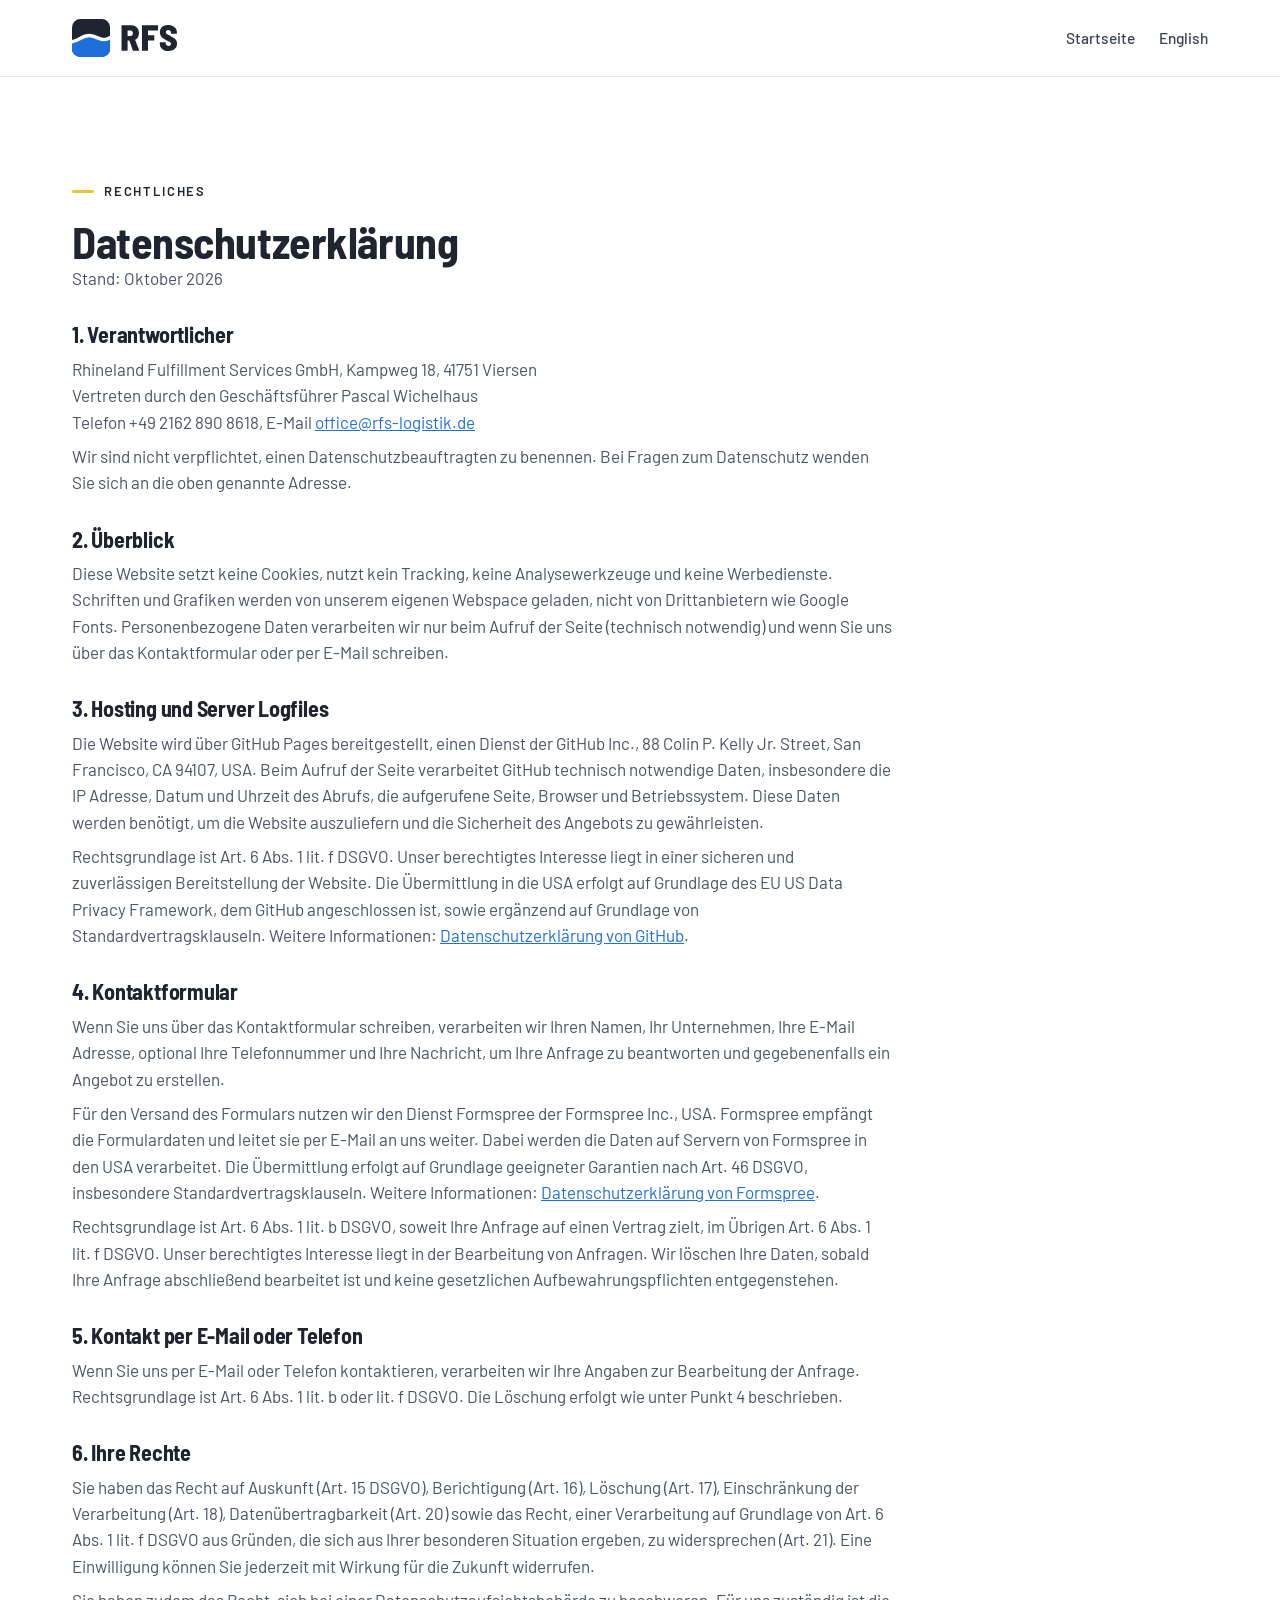
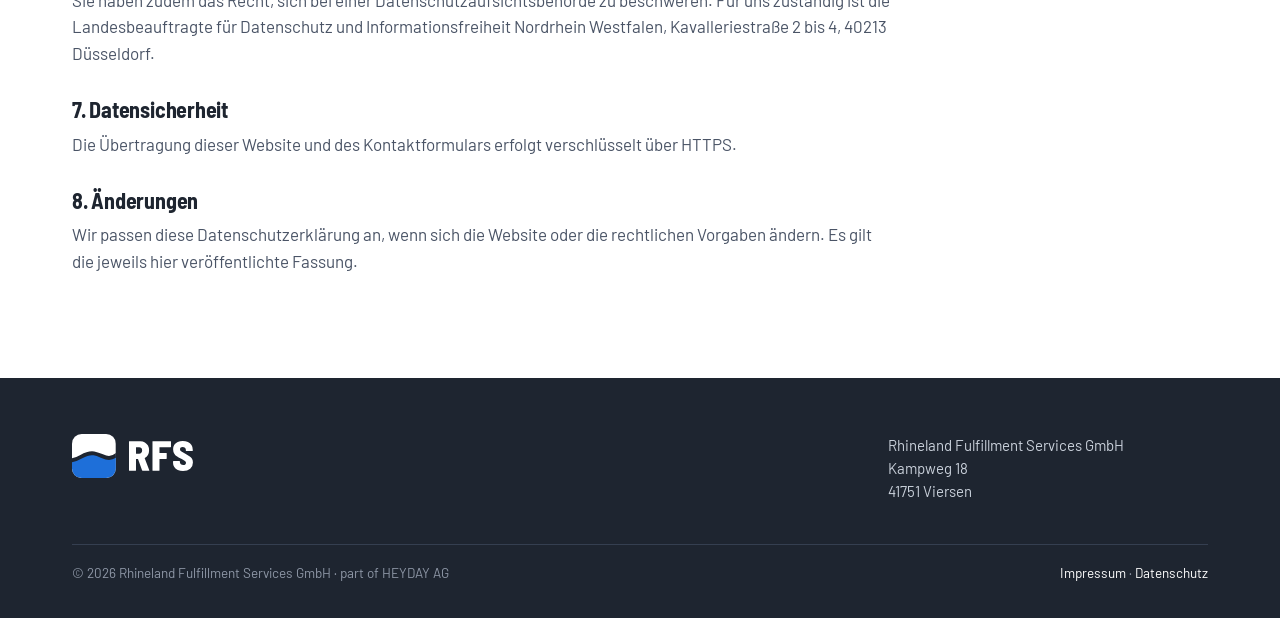
<file: datenschutz/index.html>
<!doctype html><html lang="de"><head><meta charset="utf-8"><meta name="viewport" content="width=device-width,initial-scale=1"><title>Datenschutzerklärung | RFS Rhineland Fulfillment Services</title><meta name="robots" content="noindex,follow"><link rel="icon" href="/assets/img/RFS_Icon.svg" type="image/svg+xml"><link rel="stylesheet" href="/assets/css/rfs.css">
<style>.legal h3{font-size:22px;margin:30px 0 8px}.legal p{max-width:820px;margin-bottom:8px}.legal a{color:var(--b)}</style></head>
<body><header><div class="w"><a class="logo" href="/"><img src="/assets/img/RFS_Logo_Kompakt.svg" alt="RFS Rhineland Fulfillment Services" width="111" height="40"></a><nav aria-label="Hauptnavigation"><a href="/">Startseite</a><a href="/en/">English</a></nav></div></header>
<main><section class="legal"><div class="w"><div class="kk">Rechtliches</div><h2>Datenschutzerklärung</h2>
<p>Stand: Oktober 2026</p>
<h3>1. Verantwortlicher</h3>
<p>Rhineland Fulfillment Services GmbH, Kampweg 18, 41751 Viersen<br>Vertreten durch den Geschäftsführer Pascal Wichelhaus<br>Telefon +49 2162 890 8618, E-Mail <a href="mailto:office@rfs-logistik.de">office@rfs-logistik.de</a></p>
<p>Wir sind nicht verpflichtet, einen Datenschutzbeauftragten zu benennen. Bei Fragen zum Datenschutz wenden Sie sich an die oben genannte Adresse.</p>
<h3>2. Überblick</h3>
<p>Diese Website setzt keine Cookies, nutzt kein Tracking, keine Analysewerkzeuge und keine Werbedienste. Schriften und Grafiken werden von unserem eigenen Webspace geladen, nicht von Drittanbietern wie Google Fonts. Personenbezogene Daten verarbeiten wir nur beim Aufruf der Seite (technisch notwendig) und wenn Sie uns über das Kontaktformular oder per E-Mail schreiben.</p>
<h3>3. Hosting und Server Logfiles</h3>
<p>Die Website wird über GitHub Pages bereitgestellt, einen Dienst der GitHub Inc., 88 Colin P. Kelly Jr. Street, San Francisco, CA 94107, USA. Beim Aufruf der Seite verarbeitet GitHub technisch notwendige Daten, insbesondere die IP Adresse, Datum und Uhrzeit des Abrufs, die aufgerufene Seite, Browser und Betriebssystem. Diese Daten werden benötigt, um die Website auszuliefern und die Sicherheit des Angebots zu gewährleisten.</p>
<p>Rechtsgrundlage ist Art. 6 Abs. 1 lit. f DSGVO. Unser berechtigtes Interesse liegt in einer sicheren und zuverlässigen Bereitstellung der Website. Die Übermittlung in die USA erfolgt auf Grundlage des EU US Data Privacy Framework, dem GitHub angeschlossen ist, sowie ergänzend auf Grundlage von Standardvertragsklauseln. Weitere Informationen: <a href="https://docs.github.com/de/site-policy/privacy-policies/github-general-privacy-statement" rel="noopener">Datenschutzerklärung von GitHub</a>.</p>
<h3>4. Kontaktformular</h3>
<p>Wenn Sie uns über das Kontaktformular schreiben, verarbeiten wir Ihren Namen, Ihr Unternehmen, Ihre E-Mail Adresse, optional Ihre Telefonnummer und Ihre Nachricht, um Ihre Anfrage zu beantworten und gegebenenfalls ein Angebot zu erstellen.</p>
<p>Für den Versand des Formulars nutzen wir den Dienst Formspree der Formspree Inc., USA. Formspree empfängt die Formulardaten und leitet sie per E-Mail an uns weiter. Dabei werden die Daten auf Servern von Formspree in den USA verarbeitet. Die Übermittlung erfolgt auf Grundlage geeigneter Garantien nach Art. 46 DSGVO, insbesondere Standardvertragsklauseln. Weitere Informationen: <a href="https://formspree.io/legal/privacy-policy" rel="noopener">Datenschutzerklärung von Formspree</a>.</p>
<p>Rechtsgrundlage ist Art. 6 Abs. 1 lit. b DSGVO, soweit Ihre Anfrage auf einen Vertrag zielt, im Übrigen Art. 6 Abs. 1 lit. f DSGVO. Unser berechtigtes Interesse liegt in der Bearbeitung von Anfragen. Wir löschen Ihre Daten, sobald Ihre Anfrage abschließend bearbeitet ist und keine gesetzlichen Aufbewahrungspflichten entgegenstehen.</p>
<h3>5. Kontakt per E-Mail oder Telefon</h3>
<p>Wenn Sie uns per E-Mail oder Telefon kontaktieren, verarbeiten wir Ihre Angaben zur Bearbeitung der Anfrage. Rechtsgrundlage ist Art. 6 Abs. 1 lit. b oder lit. f DSGVO. Die Löschung erfolgt wie unter Punkt 4 beschrieben.</p>
<h3>6. Ihre Rechte</h3>
<p>Sie haben das Recht auf Auskunft (Art. 15 DSGVO), Berichtigung (Art. 16), Löschung (Art. 17), Einschränkung der Verarbeitung (Art. 18), Datenübertragbarkeit (Art. 20) sowie das Recht, einer Verarbeitung auf Grundlage von Art. 6 Abs. 1 lit. f DSGVO aus Gründen, die sich aus Ihrer besonderen Situation ergeben, zu widersprechen (Art. 21). Eine Einwilligung können Sie jederzeit mit Wirkung für die Zukunft widerrufen.</p>
<p>Sie haben zudem das Recht, sich bei einer Datenschutzaufsichtsbehörde zu beschweren. Für uns zuständig ist die Landesbeauftragte für Datenschutz und Informationsfreiheit Nordrhein Westfalen, Kavalleriestraße 2 bis 4, 40213 Düsseldorf.</p>
<h3>7. Datensicherheit</h3>
<p>Die Übertragung dieser Website und des Kontaktformulars erfolgt verschlüsselt über HTTPS.</p>
<h3>8. Änderungen</h3>
<p>Wir passen diese Datenschutzerklärung an, wenn sich die Website oder die rechtlichen Vorgaben ändern. Es gilt die jeweils hier veröffentlichte Fassung.</p>
</div></section></main>
<footer><div class="w"><div><img src="/assets/img/RFS_Logo_Kompakt_Negativ.svg" alt="RFS" width="111" height="40" loading="lazy"></div><div></div><div>Rhineland Fulfillment Services GmbH<br>Kampweg 18<br>41751 Viersen</div>
<div class="bot"><span>© 2026 Rhineland Fulfillment Services GmbH · part of HEYDAY AG</span><span><a href="/impressum/">Impressum</a> · <a href="/datenschutz/">Datenschutz</a></span></div></div></footer></body></html>
</file>
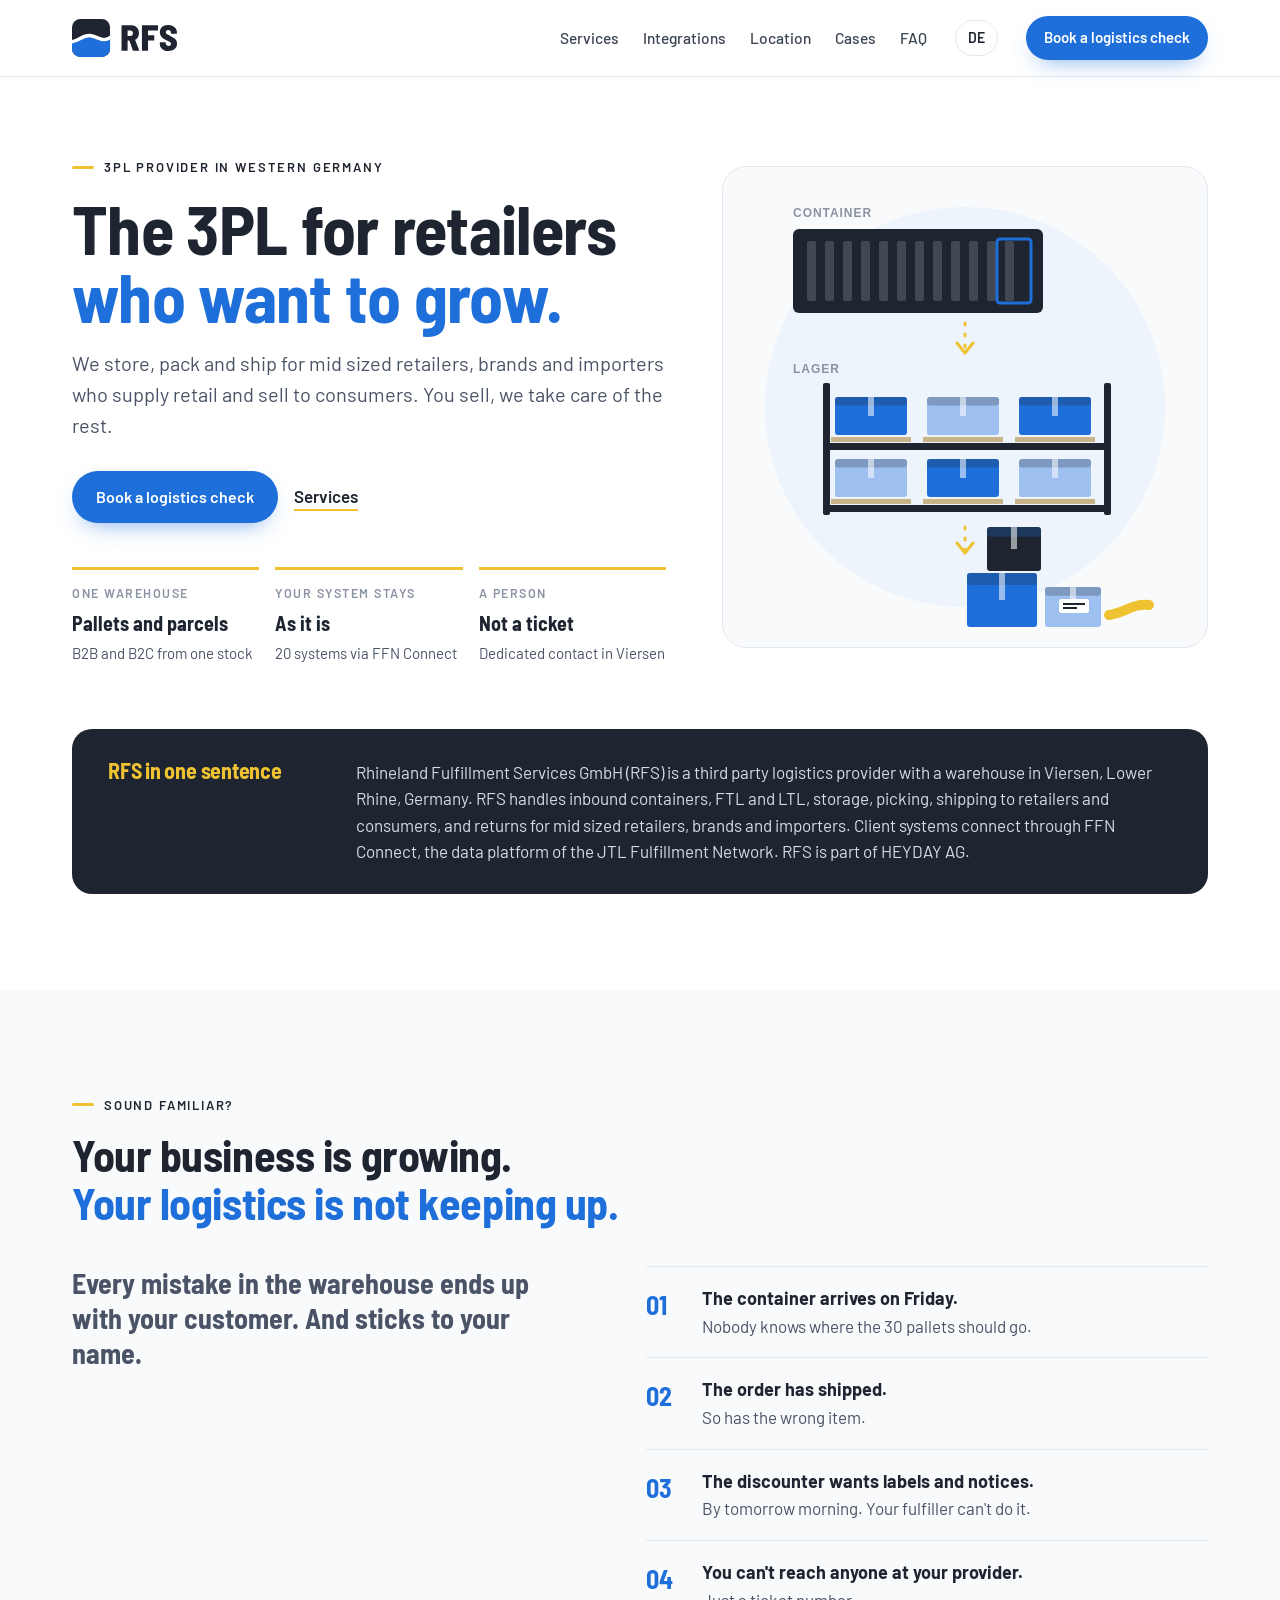
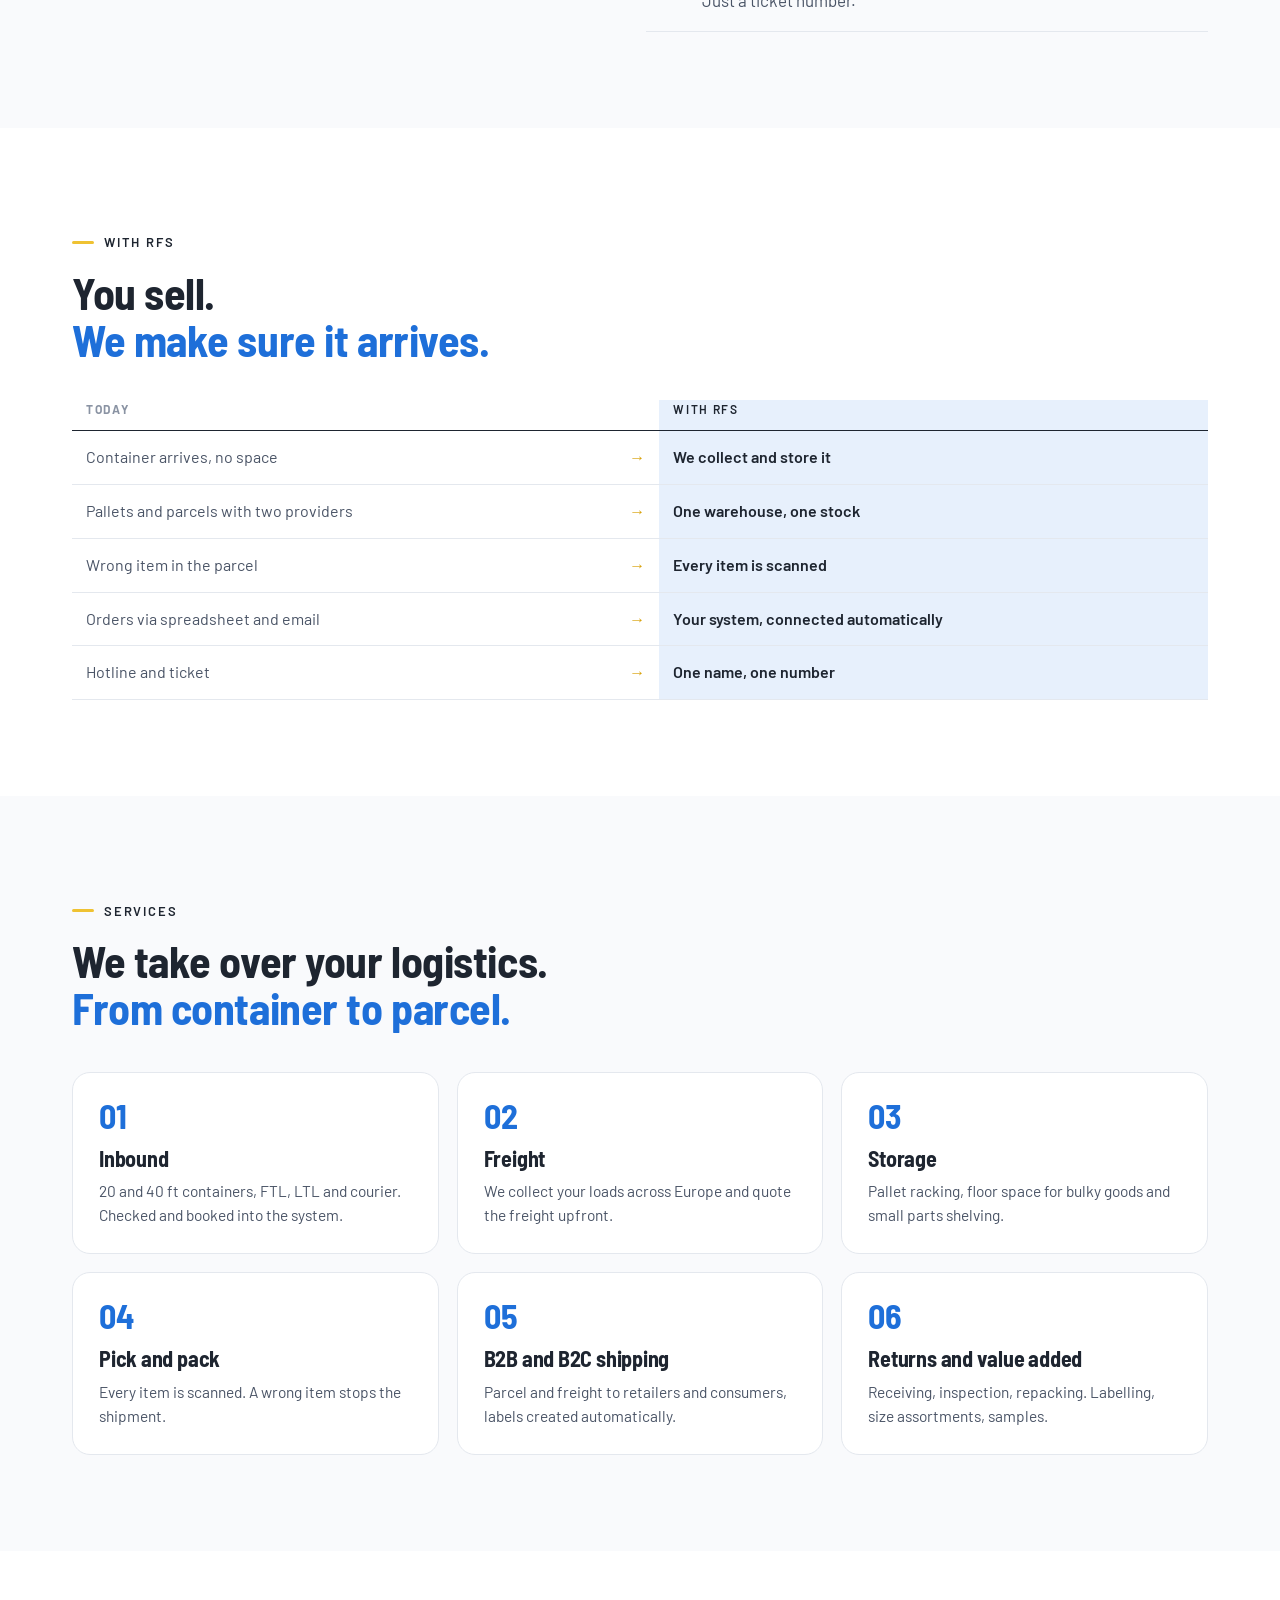
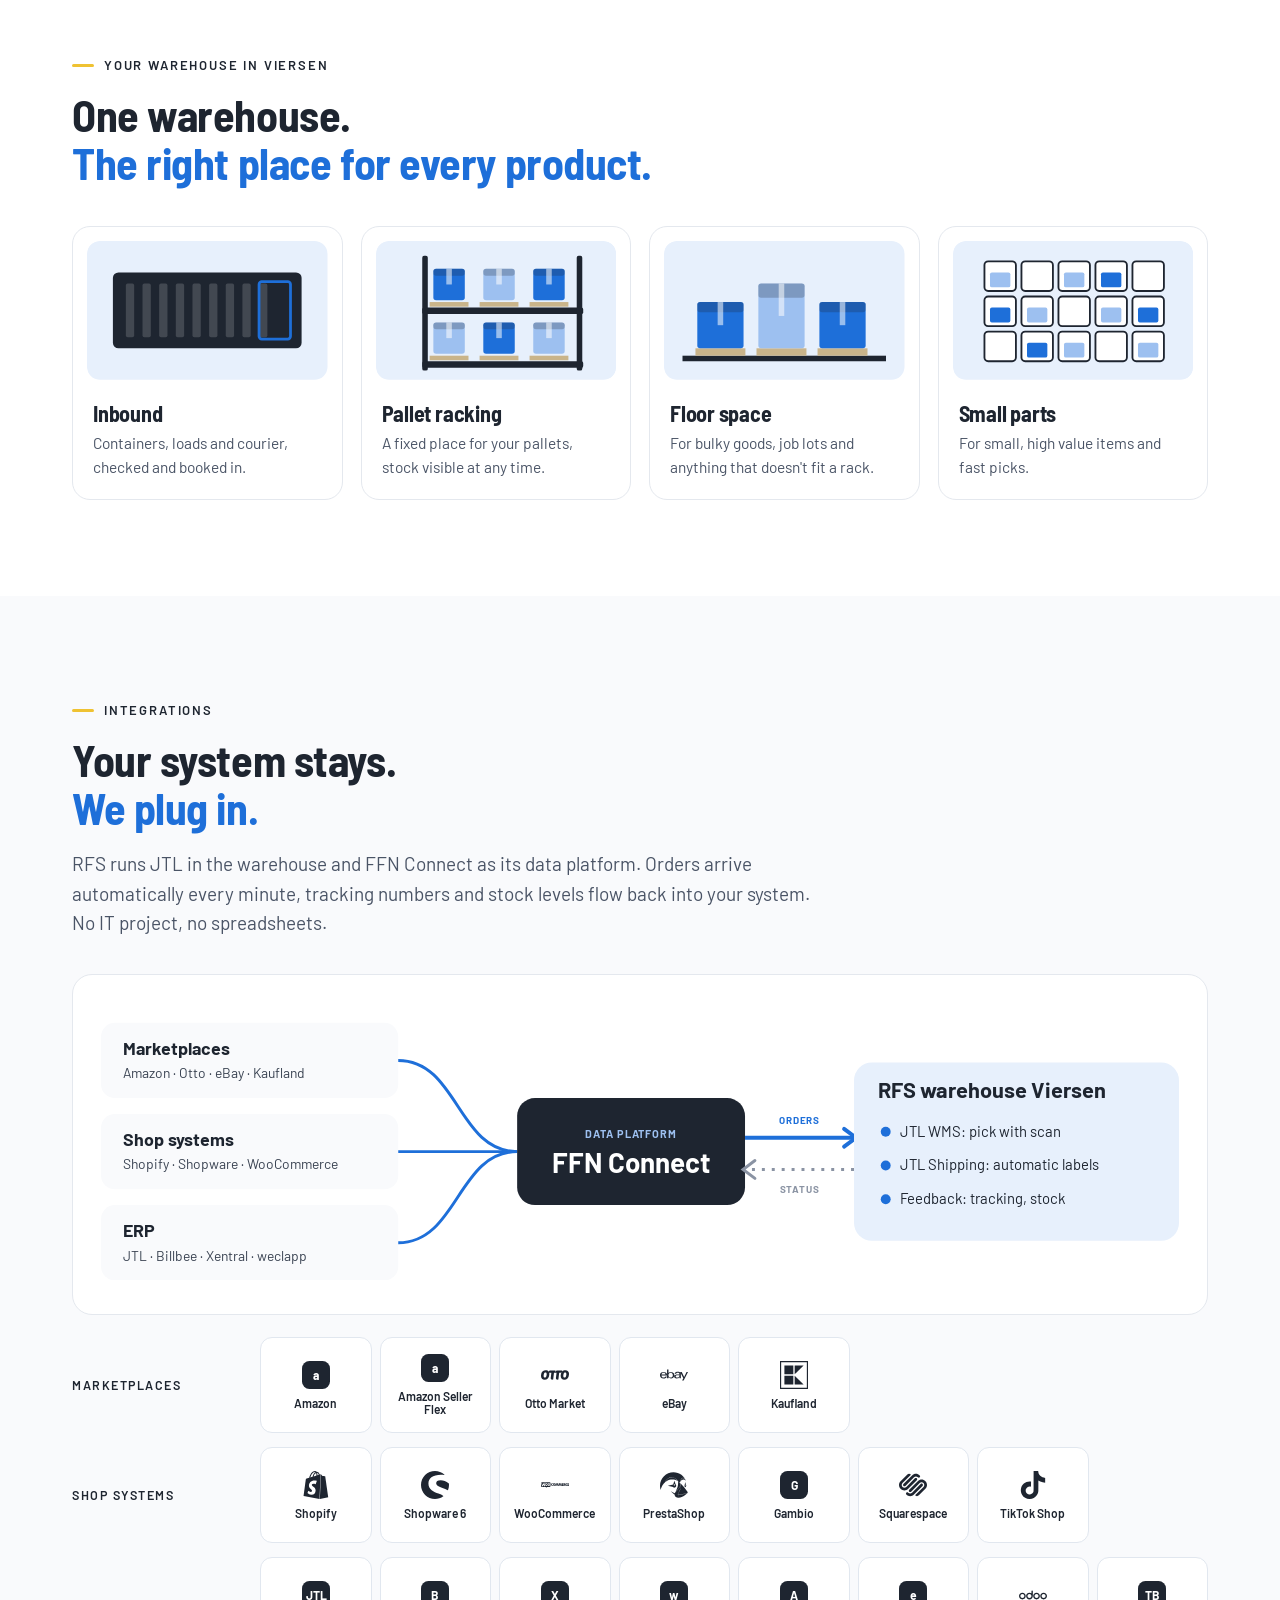
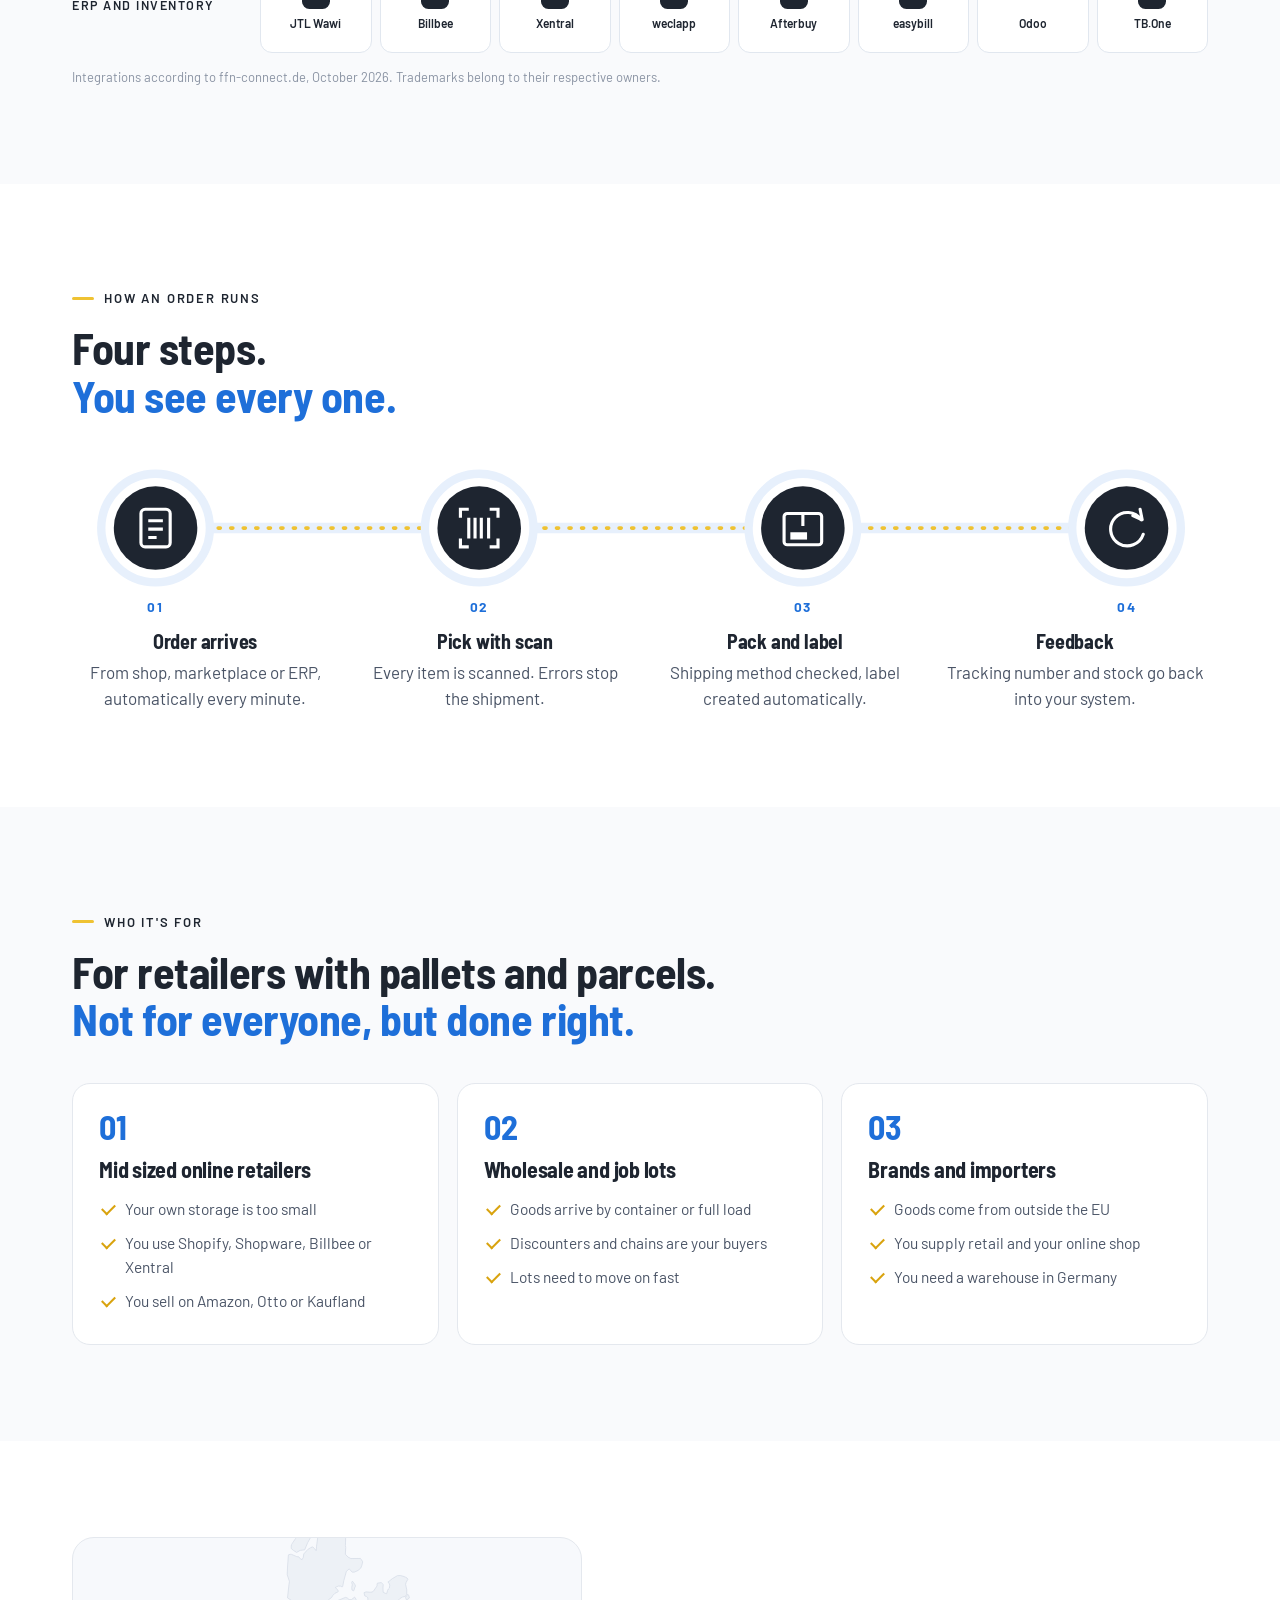
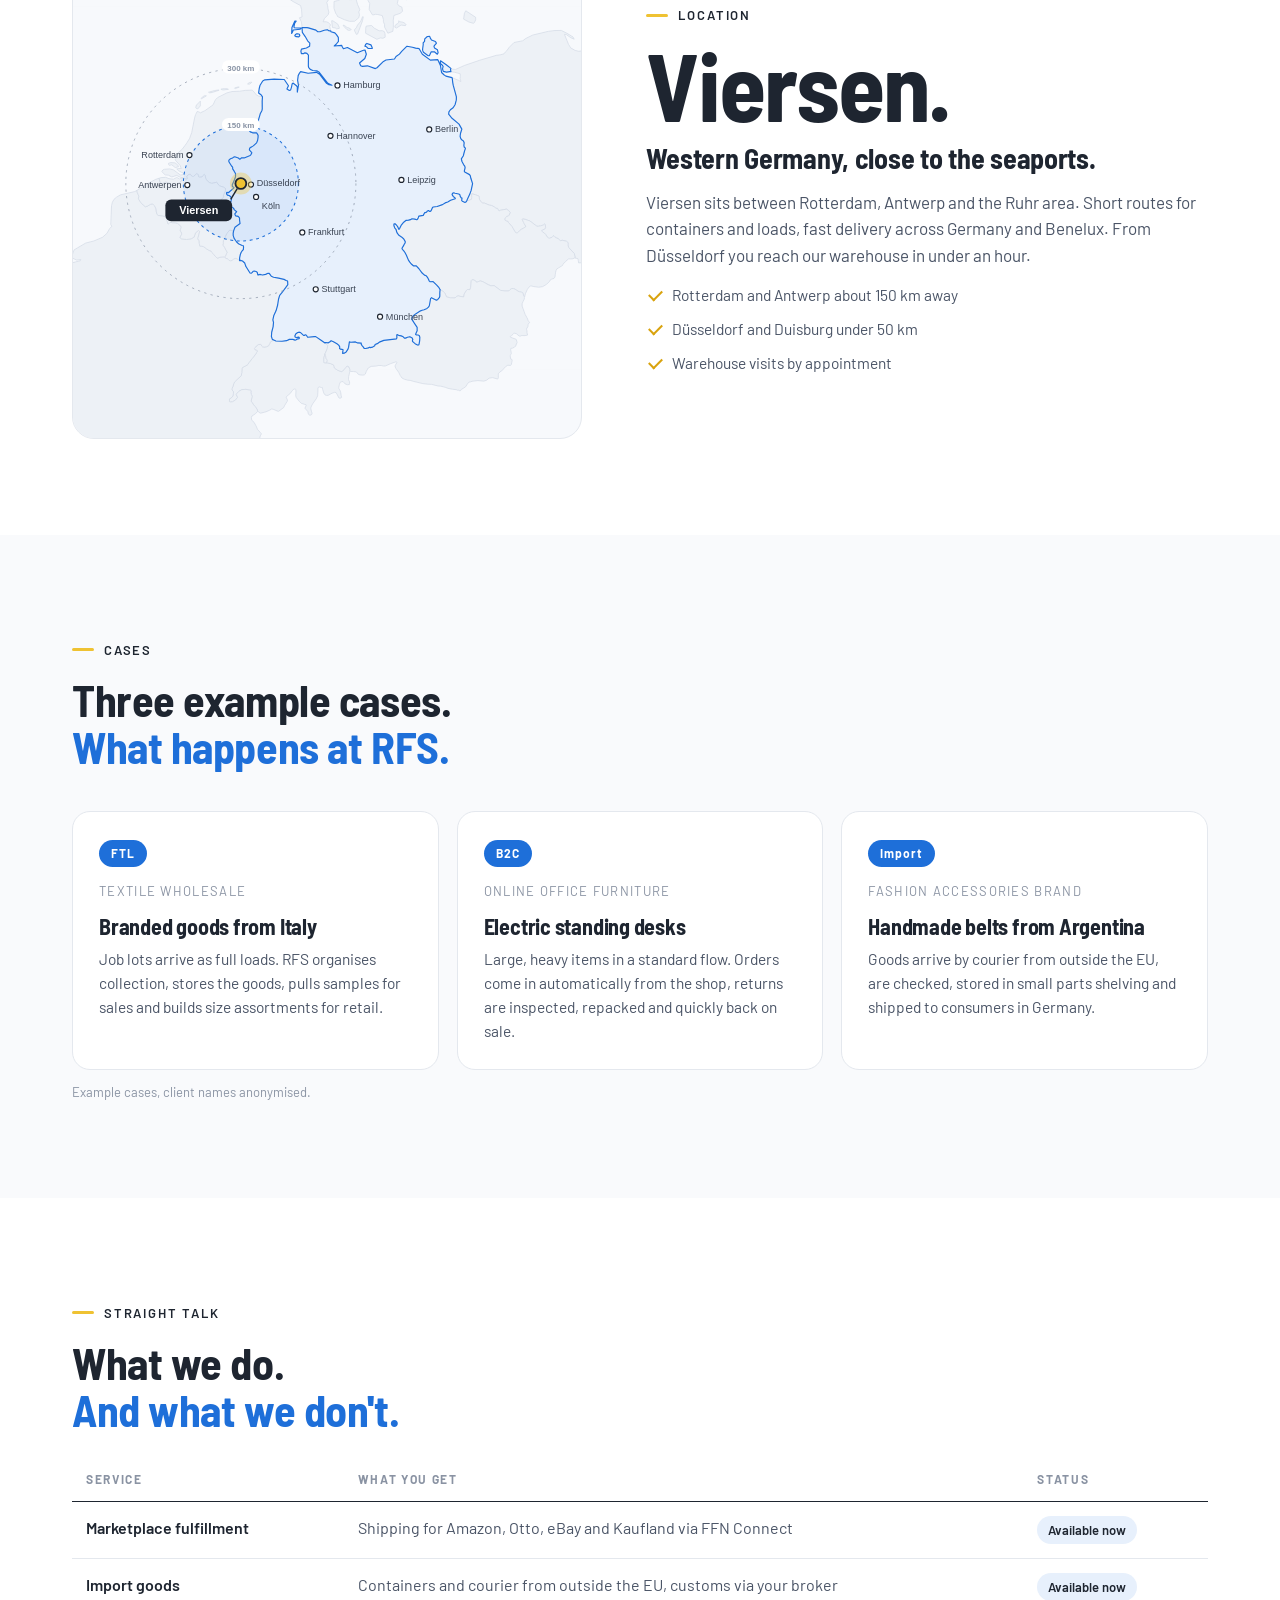
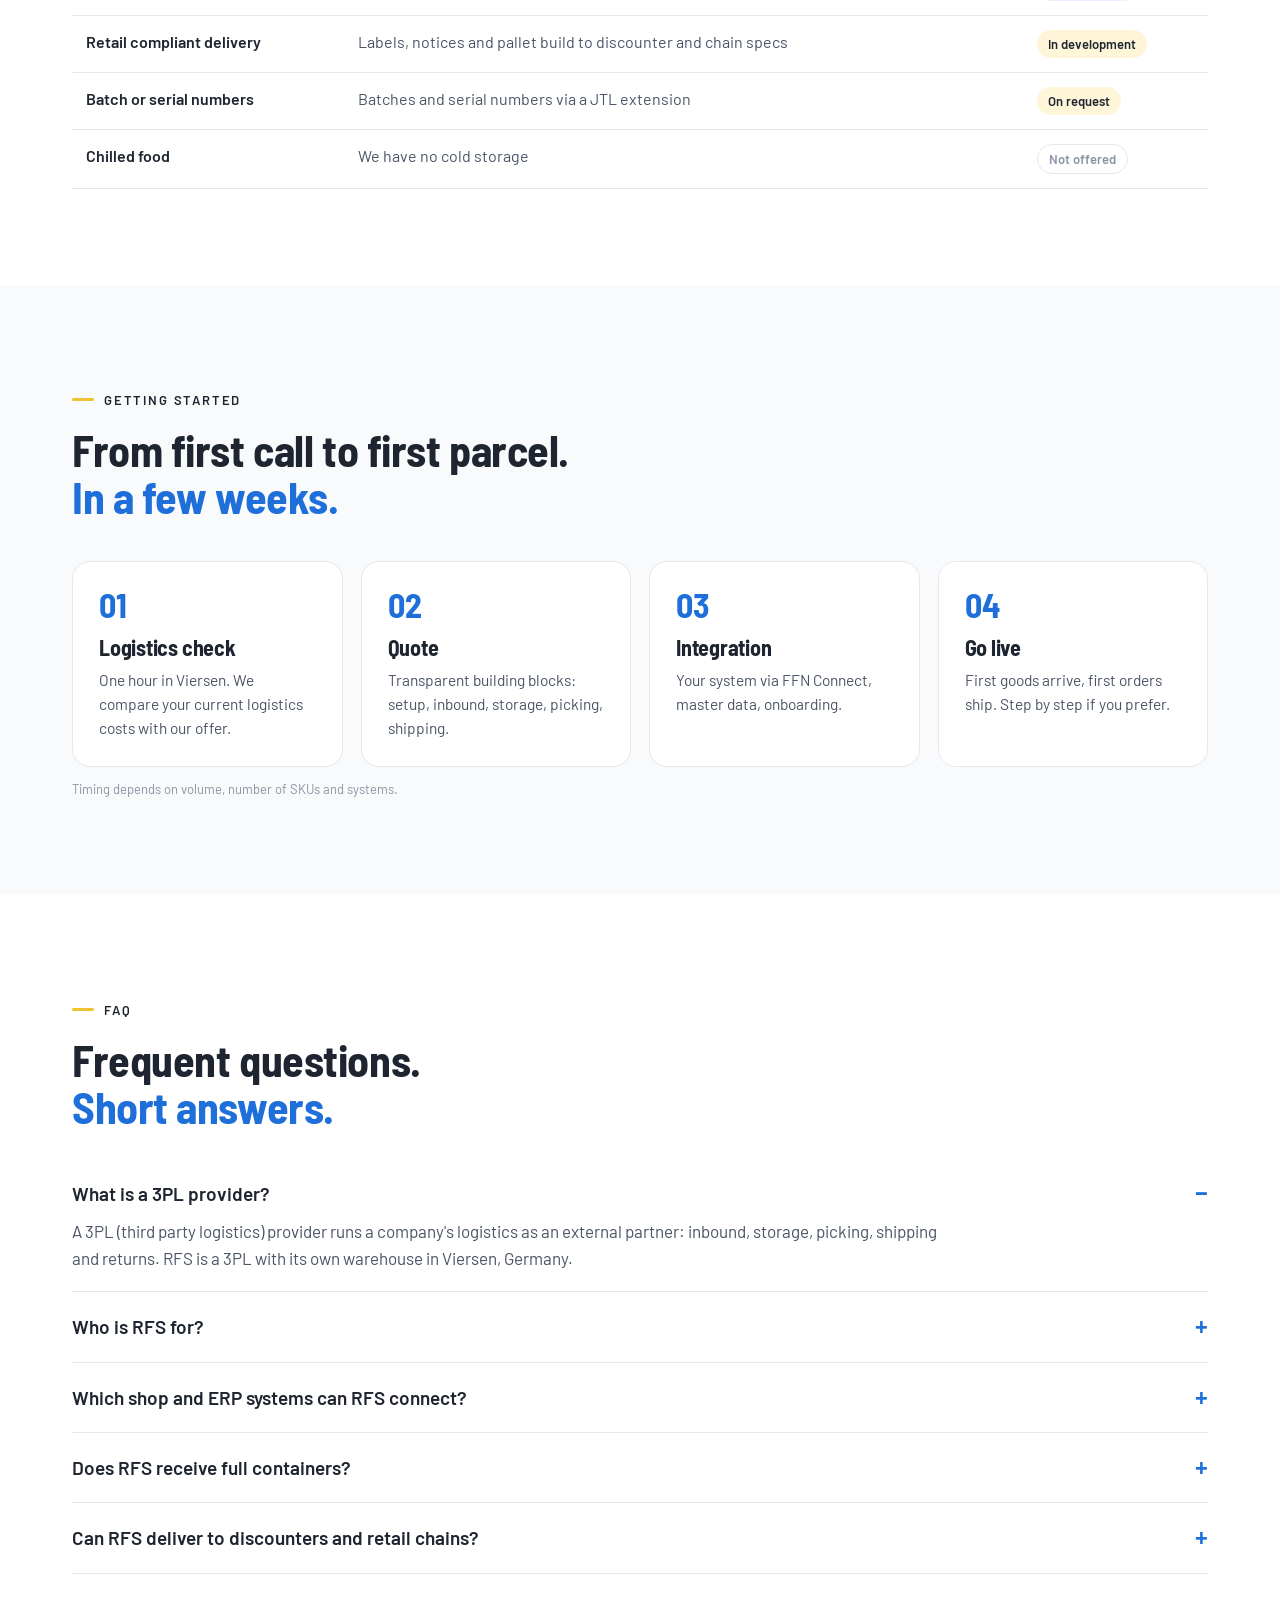
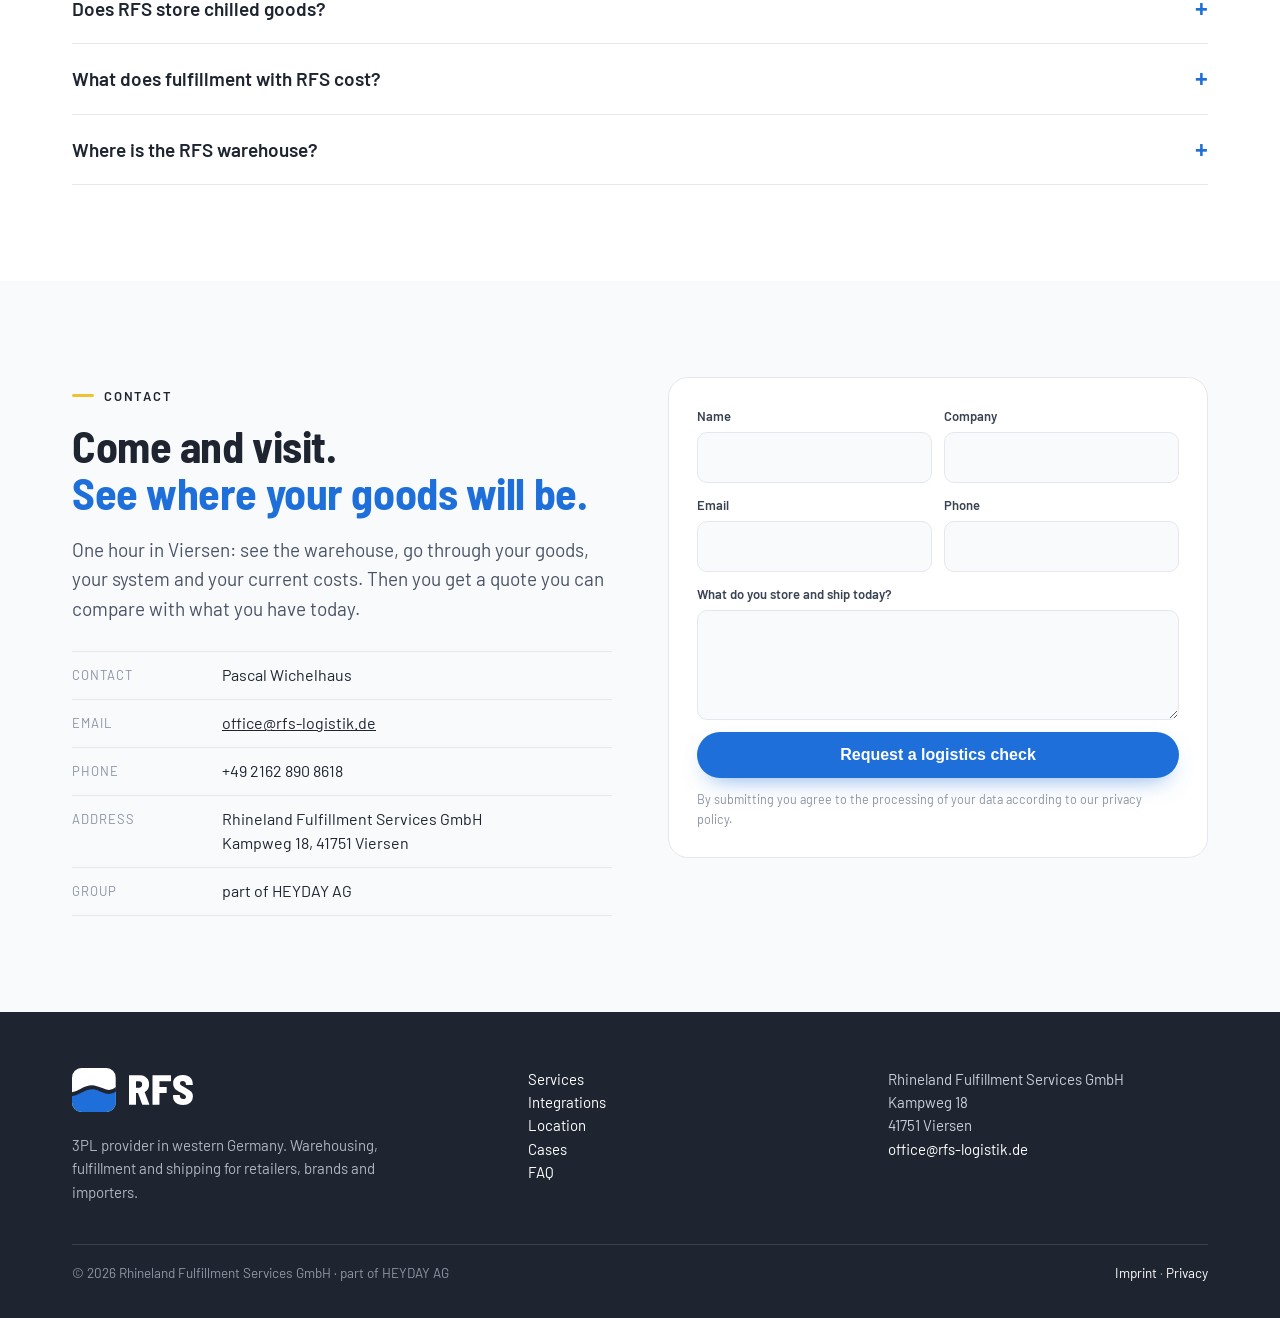
<file: en/index.html>
<!doctype html><html lang="en"><head><meta charset="utf-8">
<meta name="viewport" content="width=device-width,initial-scale=1">
<title>3PL Provider in Germany near the Dutch Border | Fulfillment Viersen | RFS</title>
<meta name="description" content="RFS is a 3PL and fulfillment provider in Viersen, Germany, for mid sized retailers, brands and importers: containers, warehousing, pick and pack, B2B and B2C shipping. Connected via FFN Connect.">
<link rel="canonical" href="https://rfs-logistik.de/en/">
<link rel="alternate" hreflang="de" href="https://rfs-logistik.de/"><link rel="alternate" hreflang="en" href="https://rfs-logistik.de/en/"><link rel="alternate" hreflang="x-default" href="https://rfs-logistik.de/">
<meta name="robots" content="index,follow,max-image-preview:large">
<meta property="og:type" content="website"><meta property="og:title" content="3PL Provider in Germany near the Dutch Border | Fulfillment Viersen | RFS"><meta property="og:description" content="RFS is a 3PL and fulfillment provider in Viersen, Germany, for mid sized retailers, brands and importers: containers, warehousing, pick and pack, B2B and B2C shipping. Connected via FFN Connect.">
<meta property="og:url" content="https://rfs-logistik.de/en/"><meta property="og:image" content="https://rfs-logistik.de/assets/img/og.png"><meta property="og:locale" content="en_GB">
<meta name="twitter:card" content="summary_large_image">
<meta name="geo.region" content="DE-NW"><meta name="geo.placename" content="Viersen"><meta name="geo.position" content="51.2556;6.3936">
<link rel="icon" href="/assets/img/RFS_Icon.svg" type="image/svg+xml">
<link rel="preload" href="/assets/fonts/barlow-semi-condensed-latin-700-normal.woff2" as="font" type="font/woff2" crossorigin>
<link rel="stylesheet" href="/assets/css/rfs.css">
<script type="application/ld+json">{
 "@context": "https://schema.org",
 "@graph": [
  {
   "@type": [
    "Organization",
    "LocalBusiness"
   ],
   "@id": "https://rfs-logistik.de/#org",
   "name": "Rhineland Fulfillment Services GmbH",
   "alternateName": "RFS",
   "url": "https://rfs-logistik.de/",
   "logo": "https://rfs-logistik.de/assets/img/RFS_Logo.svg",
   "email": "office@rfs-logistik.de",
   "description": "Rhineland Fulfillment Services GmbH (RFS) is a third party logistics provider with a warehouse in Viersen, Lower Rhine, Germany. RFS handles inbound containers, FTL and LTL, storage, picking, shipping to retailers and consumers, and returns for mid sized retailers, brands and importers. Client systems connect through FFN Connect, the data platform of the JTL Fulfillment Network. RFS is part of HEYDAY AG.",
   "address": {
    "@type": "PostalAddress",
    "streetAddress": "Kampweg 18",
    "postalCode": "41751",
    "addressLocality": "Viersen",
    "addressRegion": "Nordrhein-Westfalen",
    "addressCountry": "DE"
   },
   "geo": {
    "@type": "GeoCoordinates",
    "latitude": 51.2556,
    "longitude": 6.3936
   },
   "areaServed": [
    "DE",
    "NL",
    "BE",
    "LU"
   ],
   "parentOrganization": {
    "@type": "Organization",
    "name": "HEYDAY AG"
   },
   "knowsAbout": [
    "3PL",
    "Fulfillment",
    "Kontraktlogistik",
    "E-Commerce Logistik",
    "JTL",
    "FFN Connect"
   ],
   "hasOfferCatalog": {
    "@type": "OfferCatalog",
    "name": "Services",
    "itemListElement": [
     {
      "@type": "Offer",
      "itemOffered": {
       "@type": "Service",
       "name": "Fulfillment"
      }
     },
     {
      "@type": "Offer",
      "itemOffered": {
       "@type": "Service",
       "name": "Contract logistics"
      }
     },
     {
      "@type": "Offer",
      "itemOffered": {
       "@type": "Service",
       "name": "Warehousing"
      }
     },
     {
      "@type": "Offer",
      "itemOffered": {
       "@type": "Service",
       "name": "B2B and B2C shipping"
      }
     },
     {
      "@type": "Offer",
      "itemOffered": {
       "@type": "Service",
       "name": "Returns management"
      }
     },
     {
      "@type": "Offer",
      "itemOffered": {
       "@type": "Service",
       "name": "Freight forwarding"
      }
     }
    ]
   }
  },
  {
   "@type": "WebSite",
   "@id": "https://rfs-logistik.de/#web",
   "url": "https://rfs-logistik.de/",
   "name": "RFS Rhineland Fulfillment Services",
   "inLanguage": [
    "de-DE",
    "en"
   ],
   "publisher": {
    "@id": "https://rfs-logistik.de/#org"
   }
  },
  {
   "@type": "WebPage",
   "@id": "https://rfs-logistik.de/en/#page",
   "url": "https://rfs-logistik.de/en/",
   "name": "3PL Provider in Germany near the Dutch Border | Fulfillment Viersen | RFS",
   "description": "RFS is a 3PL and fulfillment provider in Viersen, Germany, for mid sized retailers, brands and importers: containers, warehousing, pick and pack, B2B and B2C shipping. Connected via FFN Connect.",
   "inLanguage": "en",
   "isPartOf": {
    "@id": "https://rfs-logistik.de/#web"
   },
   "about": {
    "@id": "https://rfs-logistik.de/#org"
   }
  },
  {
   "@type": "FAQPage",
   "mainEntity": [
    {
     "@type": "Question",
     "name": "What is a 3PL provider?",
     "acceptedAnswer": {
      "@type": "Answer",
      "text": "A 3PL (third party logistics) provider runs a company's logistics as an external partner: inbound, storage, picking, shipping and returns. RFS is a 3PL with its own warehouse in Viersen, Germany."
     }
    },
    {
     "@type": "Question",
     "name": "Who is RFS for?",
     "acceptedAnswer": {
      "@type": "Answer",
      "text": "Mid sized retailers, brands and importers that supply both retailers (B2B) and consumers (B2C) and have regular volume. Very small shippers with only a few orders are better served elsewhere."
     }
    },
    {
     "@type": "Question",
     "name": "Which shop and ERP systems can RFS connect?",
     "acceptedAnswer": {
      "@type": "Answer",
      "text": "Via FFN Connect among others Amazon, Otto Market, eBay, Kaufland, Shopify, Shopware 6, WooCommerce, PrestaShop, Gambio, Billbee, Xentral, weclapp, Afterbuy, easybill and Odoo. JTL Wawi directly through the JTL Fulfillment Network."
     }
    },
    {
     "@type": "Question",
     "name": "Does RFS receive full containers?",
     "acceptedAnswer": {
      "@type": "Answer",
      "text": "Yes. RFS receives 20 and 40 ft containers, full loads (FTL), part loads (LTL) and courier shipments and can organise collection."
     }
    },
    {
     "@type": "Question",
     "name": "Can RFS deliver to discounters and retail chains?",
     "acceptedAnswer": {
      "@type": "Answer",
      "text": "Yes, RFS ships onward to retail partners. Delivery to fixed retailer specifications with labels, notices and pallet build is in development."
     }
    },
    {
     "@type": "Question",
     "name": "Does RFS store chilled goods?",
     "acceptedAnswer": {
      "@type": "Answer",
      "text": "No. RFS has no cold storage. Items with best before dates or serial numbers are possible on request via a JTL extension."
     }
    },
    {
     "@type": "Question",
     "name": "What does fulfillment with RFS cost?",
     "acceptedAnswer": {
      "@type": "Answer",
      "text": "Pricing is built from blocks: setup, inbound, storage per location and month, picking per order and line, shipping at carrier rates and a monthly minimum. You receive a concrete quote after the logistics check."
     }
    },
    {
     "@type": "Question",
     "name": "Where is the RFS warehouse?",
     "acceptedAnswer": {
      "@type": "Answer",
      "text": "In Viersen on the Lower Rhine (North Rhine Westphalia), about 150 km from Rotterdam and Antwerp and under 50 km from Düsseldorf and Duisburg."
     }
    }
   ]
  }
 ]
}</script>
</head><body>
<header><div class="w"><a class="logo" href="/en/" aria-label="RFS Startseite"><img src="/assets/img/RFS_Logo_Kompakt.svg" alt="RFS Rhineland Fulfillment Services" width="111" height="40"></a>
<nav aria-label="Hauptnavigation"><a href="#leistungen">Services</a><a href="#anbindung">Integrations</a><a href="#standort">Location</a><a href="#referenzen">Cases</a><a href="#faq">FAQ</a></nav><a class="lang" href="/" hreflang="de">DE</a><a class="btn sm" href="#kontakt">Book a logistics check</a></div></header><main>
<section class="hero"><div class="w"><div><div class="kk">3PL provider in western Germany</div>
<h1>The 3PL for retailers <span>who want to grow.</span></h1><p class="lead">We store, pack and ship for mid sized retailers, brands and importers who supply retail and sell to consumers. You sell, we take care of the rest.</p>
<div class="ctas"><a class="btn" href="#kontakt">Book a logistics check</a><a class="sec" href="#leistungen">Services</a></div>
<div class="prom"><div><small>One warehouse</small><b>Pallets and parcels</b><span>B2B and B2C from one stock</span></div><div><small>Your system stays</small><b>As it is</b><span>20 systems via FFN Connect</span></div><div><small>A person</small><b>Not a ticket</b><span>Dedicated contact in Viersen</span></div></div></div>
<div class="vis"><img src="/assets/img/flow.svg" alt="Container, Lager, Pakete: Ablauf bei RFS" width="424" height="480" fetchpriority="high"></div></div></section>
<section style="padding-top:0"><div class="w"><div class="sum"><h2>RFS in one sentence</h2><p>Rhineland Fulfillment Services GmbH (RFS) is a third party logistics provider with a warehouse in Viersen, Lower Rhine, Germany. RFS handles inbound containers, FTL and LTL, storage, picking, shipping to retailers and consumers, and returns for mid sized retailers, brands and importers. Client systems connect through FFN Connect, the data platform of the JTL Fulfillment Network. RFS is part of HEYDAY AG.</p></div></div></section>
<section class="alt" id="problem"><div class="w"><div class="kk">Sound familiar?</div><h2>Your business is growing. <span>Your logistics is not keeping up.</span></h2>
<div class="grid2"><p class="statement">Every mistake in the warehouse ends up with your customer. And sticks to your name.</p><div class="pains"><div><span class="n">01</span><span><b>The container arrives on Friday.</b><br><span style="color:var(--mut)">Nobody knows where the 30 pallets should go.</span></span></div><div><span class="n">02</span><span><b>The order has shipped.</b><br><span style="color:var(--mut)">So has the wrong item.</span></span></div><div><span class="n">03</span><span><b>The discounter wants labels and notices.</b><br><span style="color:var(--mut)">By tomorrow morning. Your fulfiller can&#x27;t do it.</span></span></div><div><span class="n">04</span><span><b>You can&#x27;t reach anyone at your provider.</b><br><span style="color:var(--mut)">Just a ticket number.</span></span></div></div></div></div></section>
<section><div class="w"><div class="kk">With RFS</div><h2>You sell. <span>We make sure it arrives.</span></h2>
<div class="tw" style="margin-top:36px"><table><tr><th>Today</th><th></th><th class="r">With RFS</th></tr><tr><td>Container arrives, no space</td><td class="ar">→</td><td class="r">We collect and store it</td></tr><tr><td>Pallets and parcels with two providers</td><td class="ar">→</td><td class="r">One warehouse, one stock</td></tr><tr><td>Wrong item in the parcel</td><td class="ar">→</td><td class="r">Every item is scanned</td></tr><tr><td>Orders via spreadsheet and email</td><td class="ar">→</td><td class="r">Your system, connected automatically</td></tr><tr><td>Hotline and ticket</td><td class="ar">→</td><td class="r">One name, one number</td></tr></table></div></div></section>
<section class="alt" id="leistungen"><div class="w"><div class="kk">Services</div><h2>We take over your logistics. <span>From container to parcel.</span></h2><div class="grid3"><div class="card"><div class="nr">01</div><h3>Inbound</h3><p>20 and 40 ft containers, FTL, LTL and courier. Checked and booked into the system.</p></div><div class="card"><div class="nr">02</div><h3>Freight</h3><p>We collect your loads across Europe and quote the freight upfront.</p></div><div class="card"><div class="nr">03</div><h3>Storage</h3><p>Pallet racking, floor space for bulky goods and small parts shelving.</p></div><div class="card"><div class="nr">04</div><h3>Pick and pack</h3><p>Every item is scanned. A wrong item stops the shipment.</p></div><div class="card"><div class="nr">05</div><h3>B2B and B2C shipping</h3><p>Parcel and freight to retailers and consumers, labels created automatically.</p></div><div class="card"><div class="nr">06</div><h3>Returns and value added</h3><p>Receiving, inspection, repacking. Labelling, size assortments, samples.</p></div></div></div></section>
<section class="lager"><div class="w"><div class="kk">Your warehouse in Viersen</div><h2>One warehouse. <span>The right place for every product.</span></h2><div class="grid4"><div class="card"><svg xmlns="http://www.w3.org/2000/svg" viewBox="0 0 260 150" width="100%"><rect width="260" height="150" rx="14" fill="#E7F0FC"/><rect x="28" y="34" width="204" height="82" rx="6" fill="#1E2530"/><rect x="42" y="46" width="9" height="58" rx="2" fill="#FFFFFF" opacity=".16"/><rect x="60" y="46" width="9" height="58" rx="2" fill="#FFFFFF" opacity=".16"/><rect x="78" y="46" width="9" height="58" rx="2" fill="#FFFFFF" opacity=".16"/><rect x="96" y="46" width="9" height="58" rx="2" fill="#FFFFFF" opacity=".16"/><rect x="114" y="46" width="9" height="58" rx="2" fill="#FFFFFF" opacity=".16"/><rect x="132" y="46" width="9" height="58" rx="2" fill="#FFFFFF" opacity=".16"/><rect x="150" y="46" width="9" height="58" rx="2" fill="#FFFFFF" opacity=".16"/><rect x="168" y="46" width="9" height="58" rx="2" fill="#FFFFFF" opacity=".16"/><rect x="186" y="46" width="9" height="58" rx="2" fill="#FFFFFF" opacity=".16"/><rect x="186" y="44" width="34" height="62" rx="3" fill="none" stroke="#1E6FD9" stroke-width="3"/></svg><h3>Inbound</h3><p>Containers, loads and courier, checked and booked in.</p></div><div class="card"><svg xmlns="http://www.w3.org/2000/svg" viewBox="0 0 260 150" width="100%"><rect width="260" height="150" rx="14" fill="#E7F0FC"/><rect x="50" y="72" width="174" height="7" rx="2" fill="#1E2530"/><rect x="58" y="66" width="42" height="5" fill="#C9B48A"/><rect x="62" y="30" width="34" height="34" rx="3" fill="#1E6FD9"/><rect x="62" y="30" width="34" height="7.5" rx="3" fill="#1E2530" opacity=".25"/><rect x="76.0" y="30" width="6" height="17.0" fill="#FFFFFF" opacity=".55"/><rect x="112" y="66" width="42" height="5" fill="#C9B48A"/><rect x="116" y="30" width="34" height="34" rx="3" fill="#9DC0F0"/><rect x="116" y="30" width="34" height="7.5" rx="3" fill="#1E2530" opacity=".25"/><rect x="130.0" y="30" width="6" height="17.0" fill="#FFFFFF" opacity=".55"/><rect x="166" y="66" width="42" height="5" fill="#C9B48A"/><rect x="170" y="30" width="34" height="34" rx="3" fill="#1E6FD9"/><rect x="170" y="30" width="34" height="7.5" rx="3" fill="#1E2530" opacity=".25"/><rect x="184.0" y="30" width="6" height="17.0" fill="#FFFFFF" opacity=".55"/><rect x="50" y="130" width="174" height="7" rx="2" fill="#1E2530"/><rect x="58" y="124" width="42" height="5" fill="#C9B48A"/><rect x="62" y="88" width="34" height="34" rx="3" fill="#9DC0F0"/><rect x="62" y="88" width="34" height="7.5" rx="3" fill="#1E2530" opacity=".25"/><rect x="76.0" y="88" width="6" height="17.0" fill="#FFFFFF" opacity=".55"/><rect x="112" y="124" width="42" height="5" fill="#C9B48A"/><rect x="116" y="88" width="34" height="34" rx="3" fill="#1E6FD9"/><rect x="116" y="88" width="34" height="7.5" rx="3" fill="#1E2530" opacity=".25"/><rect x="130.0" y="88" width="6" height="17.0" fill="#FFFFFF" opacity=".55"/><rect x="166" y="124" width="42" height="5" fill="#C9B48A"/><rect x="170" y="88" width="34" height="34" rx="3" fill="#9DC0F0"/><rect x="170" y="88" width="34" height="7.5" rx="3" fill="#1E2530" opacity=".25"/><rect x="184.0" y="88" width="6" height="17.0" fill="#FFFFFF" opacity=".55"/><rect x="50" y="16" width="6" height="124" rx="2" fill="#1E2530"/><rect x="217" y="16" width="6" height="124" rx="2" fill="#1E2530"/></svg><h3>Pallet racking</h3><p>A fixed place for your pallets, stock visible at any time.</p></div><div class="card"><svg xmlns="http://www.w3.org/2000/svg" viewBox="0 0 260 150" width="100%"><rect width="260" height="150" rx="14" fill="#E7F0FC"/><rect x="20" y="124" width="220" height="6" fill="#1E2530"/><rect x="34" y="116" width="54" height="8" fill="#C9B48A"/><rect x="36" y="66" width="50" height="50" rx="3" fill="#1E6FD9"/><rect x="36" y="66" width="50" height="11.0" rx="3" fill="#1E2530" opacity=".25"/><rect x="58.0" y="66" width="6" height="25.0" fill="#FFFFFF" opacity=".55"/><rect x="100" y="116" width="54" height="8" fill="#C9B48A"/><rect x="102" y="46" width="50" height="70" rx="3" fill="#9DC0F0"/><rect x="102" y="46" width="50" height="15.4" rx="3" fill="#1E2530" opacity=".25"/><rect x="124.0" y="46" width="6" height="35.0" fill="#FFFFFF" opacity=".55"/><rect x="166" y="116" width="54" height="8" fill="#C9B48A"/><rect x="168" y="66" width="50" height="50" rx="3" fill="#1E6FD9"/><rect x="168" y="66" width="50" height="11.0" rx="3" fill="#1E2530" opacity=".25"/><rect x="190.0" y="66" width="6" height="25.0" fill="#FFFFFF" opacity=".55"/></svg><h3>Floor space</h3><p>For bulky goods, job lots and anything that doesn&#x27;t fit a rack.</p></div><div class="card"><svg xmlns="http://www.w3.org/2000/svg" viewBox="0 0 260 150" width="100%"><rect width="260" height="150" rx="14" fill="#E7F0FC"/><rect x="34" y="22" width="34" height="32" rx="4" fill="#FFFFFF" stroke="#1E2530" stroke-width="2"/><rect x="40" y="34" width="22" height="16" rx="2" fill="#9DC0F0"/><rect x="74" y="22" width="34" height="32" rx="4" fill="#FFFFFF" stroke="#1E2530" stroke-width="2"/><rect x="114" y="22" width="34" height="32" rx="4" fill="#FFFFFF" stroke="#1E2530" stroke-width="2"/><rect x="120" y="34" width="22" height="16" rx="2" fill="#9DC0F0"/><rect x="154" y="22" width="34" height="32" rx="4" fill="#FFFFFF" stroke="#1E2530" stroke-width="2"/><rect x="160" y="34" width="22" height="16" rx="2" fill="#1E6FD9"/><rect x="194" y="22" width="34" height="32" rx="4" fill="#FFFFFF" stroke="#1E2530" stroke-width="2"/><rect x="34" y="60" width="34" height="32" rx="4" fill="#FFFFFF" stroke="#1E2530" stroke-width="2"/><rect x="40" y="72" width="22" height="16" rx="2" fill="#1E6FD9"/><rect x="74" y="60" width="34" height="32" rx="4" fill="#FFFFFF" stroke="#1E2530" stroke-width="2"/><rect x="80" y="72" width="22" height="16" rx="2" fill="#9DC0F0"/><rect x="114" y="60" width="34" height="32" rx="4" fill="#FFFFFF" stroke="#1E2530" stroke-width="2"/><rect x="154" y="60" width="34" height="32" rx="4" fill="#FFFFFF" stroke="#1E2530" stroke-width="2"/><rect x="160" y="72" width="22" height="16" rx="2" fill="#9DC0F0"/><rect x="194" y="60" width="34" height="32" rx="4" fill="#FFFFFF" stroke="#1E2530" stroke-width="2"/><rect x="200" y="72" width="22" height="16" rx="2" fill="#1E6FD9"/><rect x="34" y="98" width="34" height="32" rx="4" fill="#FFFFFF" stroke="#1E2530" stroke-width="2"/><rect x="74" y="98" width="34" height="32" rx="4" fill="#FFFFFF" stroke="#1E2530" stroke-width="2"/><rect x="80" y="110" width="22" height="16" rx="2" fill="#1E6FD9"/><rect x="114" y="98" width="34" height="32" rx="4" fill="#FFFFFF" stroke="#1E2530" stroke-width="2"/><rect x="120" y="110" width="22" height="16" rx="2" fill="#9DC0F0"/><rect x="154" y="98" width="34" height="32" rx="4" fill="#FFFFFF" stroke="#1E2530" stroke-width="2"/><rect x="194" y="98" width="34" height="32" rx="4" fill="#FFFFFF" stroke="#1E2530" stroke-width="2"/><rect x="200" y="110" width="22" height="16" rx="2" fill="#9DC0F0"/></svg><h3>Small parts</h3><p>For small, high value items and fast picks.</p></div></div></div></section>
<section class="alt" id="anbindung"><div class="w"><div class="kk">Integrations</div><h2>Your system stays. <span>We plug in.</span></h2><p class="lead">RFS runs JTL in the warehouse and FFN Connect as its data platform. Orders arrive automatically every minute, tracking numbers and stock levels flow back into your system. No IT project, no spreadsheets.</p>
<div class="hub"><svg xmlns="http://www.w3.org/2000/svg" viewBox="0 0 1088 280" width="100%"><rect x="0" y="20" width="300" height="76" rx="14" fill="#F9FAFC"/><text x="22" y="52" style="font-family:Barlow,Arial,sans-serif;font-weight:700;font-size:18px" fill="#1E2530">Marketplaces</text><text x="22" y="76" style="font-family:Barlow,Arial,sans-serif;font-size:14px" fill="#3A4352">Amazon · Otto · eBay · Kaufland</text><path d="M300 58 C 360 58, 360 150, 420 150" stroke="#1E6FD9" stroke-width="3" fill="none"/><rect x="0" y="112" width="300" height="76" rx="14" fill="#F9FAFC"/><text x="22" y="144" style="font-family:Barlow,Arial,sans-serif;font-weight:700;font-size:18px" fill="#1E2530">Shop systems</text><text x="22" y="168" style="font-family:Barlow,Arial,sans-serif;font-size:14px" fill="#3A4352">Shopify · Shopware · WooCommerce</text><path d="M300 150 C 360 150, 360 150, 420 150" stroke="#1E6FD9" stroke-width="3" fill="none"/><rect x="0" y="204" width="300" height="76" rx="14" fill="#F9FAFC"/><text x="22" y="236" style="font-family:Barlow,Arial,sans-serif;font-weight:700;font-size:18px" fill="#1E2530">ERP</text><text x="22" y="260" style="font-family:Barlow,Arial,sans-serif;font-size:14px" fill="#3A4352">JTL · Billbee · Xentral · weclapp</text><path d="M300 242 C 360 242, 360 150, 420 150" stroke="#1E6FD9" stroke-width="3" fill="none"/><rect x="420" y="96" width="230" height="108" rx="18" fill="#1E2530"/><text x="535" y="136" style="font-family:Barlow,Arial,sans-serif;font-weight:700;font-size:11px;letter-spacing:.08em" fill="#9DC0F0" text-anchor="middle">DATA PLATFORM</text><text x="535" y="172" text-anchor="middle" style="font-family:Barlow,Arial,sans-serif;font-weight:700;font-size:28px" fill="#FFFFFF">FFN Connect</text><path d="M650 136 H 760" stroke="#1E6FD9" stroke-width="4"/><path d="M750 127 l12 9 l-12 9" fill="none" stroke="#1E6FD9" stroke-width="4" stroke-linecap="round"/><path d="M760 168 H 650" stroke="#8A93A3" stroke-width="3" stroke-dasharray="3 7"/><path d="M660 159 l-12 9 l12 9" fill="none" stroke="#8A93A3" stroke-width="3" stroke-linecap="round"/><text x="705" y="122" style="font-family:Barlow,Arial,sans-serif;font-weight:700;font-size:10px;letter-spacing:.08em" fill="#1E6FD9" text-anchor="middle">ORDERS</text><text x="705" y="192" style="font-family:Barlow,Arial,sans-serif;font-weight:700;font-size:10px;letter-spacing:.08em" fill="#8A93A3" text-anchor="middle">STATUS</text><rect x="760" y="60" width="328" height="180" rx="18" fill="#E7F0FC"/><text x="784" y="96" style="font-family:Barlow,Arial,sans-serif;font-weight:700;font-size:22px" fill="#1E2530">RFS warehouse Viersen</text><circle cx="792" cy="130" r="5" fill="#1E6FD9"/><text x="806" y="135" style="font-family:Barlow,Arial,sans-serif;font-size:15px" fill="#1E2530">JTL WMS: pick with scan</text><circle cx="792" cy="164" r="5" fill="#1E6FD9"/><text x="806" y="169" style="font-family:Barlow,Arial,sans-serif;font-size:15px" fill="#1E2530">JTL Shipping: automatic labels</text><circle cx="792" cy="198" r="5" fill="#1E6FD9"/><text x="806" y="203" style="font-family:Barlow,Arial,sans-serif;font-size:15px" fill="#1E2530">Feedback: tracking, stock</text></svg></div><div class="logos"><div class="row"><div>Marketplaces</div><div class="tiles"><div style="position:relative;background:#fff;border:1px solid #E1E7EF;border-radius:12px;height:96px;display:flex;flex-direction:column;justify-content:center;align-items:center;gap:8px;padding:0 6px;text-align:center"><svg viewBox="0 0 30 30" width="28" height="28"><rect width="30" height="30" rx="8" fill="#1E2530"/><text x="15" y="20" text-anchor="middle" style="font-family:Barlow,Arial,sans-serif;font-weight:700;font-size:13px" fill="#fff">a</text></svg><span style="font-size:12px;font-weight:600;color:#1E2530;line-height:1.15">Amazon</span></div><div style="position:relative;background:#fff;border:1px solid #E1E7EF;border-radius:12px;height:96px;display:flex;flex-direction:column;justify-content:center;align-items:center;gap:8px;padding:0 6px;text-align:center"><svg viewBox="0 0 30 30" width="28" height="28"><rect width="30" height="30" rx="8" fill="#1E2530"/><text x="15" y="20" text-anchor="middle" style="font-family:Barlow,Arial,sans-serif;font-weight:700;font-size:13px" fill="#fff">a</text></svg><span style="font-size:12px;font-weight:600;color:#1E2530;line-height:1.15">Amazon Seller Flex</span></div><div style="position:relative;background:#fff;border:1px solid #E1E7EF;border-radius:12px;height:96px;display:flex;flex-direction:column;justify-content:center;align-items:center;gap:8px;padding:0 6px;text-align:center"><svg viewBox="0 0 24 24" width="28" height="28"><path d="M20.893 7.95c-1.195 0-2.168.37-2.855 1.132.097-.265.149-.588.156-.968h-4.191c-.914 0-1.437.402-1.796 1.437l.185-1.437H8.157c-.775 0-1.307.37-1.5 1.096-.524-.84-1.457-1.26-2.636-1.26C1.779 7.95.32 9.246.059 12.01l-.033.35c-.228 2.47 1.067 3.69 3.08 3.69 2.243 0 3.702-1.307 3.963-4.072l.033-.348c.059-.634.015-1.185-.114-1.655h1.899l-.545 4.66c-.108.925.392 1.35 1.23 1.35.512 0 .686-.034.882-.066l.675-5.944h2.21l-.544 4.66c-.11.925.392 1.35 1.23 1.35.511 0 .685-.034.881-.066l.675-5.944h1.089c.376 0 .68-.087.915-.26-.342.604-.566 1.366-.654 2.296l-.032.348c-.229 2.471 1.066 3.69 3.08 3.69 2.243 0 3.701-1.306 3.962-4.07l.033-.349c.229-2.46-1.067-3.68-3.08-3.68zM4.86 11.477l-.022.262c-.152 1.872-.762 2.449-1.513 2.449-.675 0-1.153-.457-1.055-1.676l.021-.272c.153-1.862.762-2.45 1.513-2.45.664 0 1.154.468 1.056 1.687zm16.873 0-.022.262c-.153 1.872-.762 2.449-1.513 2.449-.675 0-1.154-.457-1.056-1.676l.022-.272c.152-1.862.762-2.45 1.513-2.45.664 0 1.154.468 1.056 1.687z" fill="#1E2530"/></svg><span style="font-size:12px;font-weight:600;color:#1E2530;line-height:1.15">Otto Market</span></div><div style="position:relative;background:#fff;border:1px solid #E1E7EF;border-radius:12px;height:96px;display:flex;flex-direction:column;justify-content:center;align-items:center;gap:8px;padding:0 6px;text-align:center"><svg viewBox="0 0 24 24" width="28" height="28"><path d="M6.056 12.132v-4.92h1.2v3.026c.59-.703 1.402-.906 2.202-.906 1.34 0 2.828.904 2.828 2.855 0 .233-.015.457-.06.668.24-.953 1.274-1.305 2.896-1.344.51-.018 1.095-.018 1.56-.018v-.135c0-.885-.556-1.244-1.53-1.244-.72 0-1.245.3-1.305.81h-1.275c.136-1.29 1.5-1.62 2.686-1.62 1.064 0 1.995.27 2.415 1.02l-.436-.84h1.41l2.055 4.125 2.055-4.126H24l-3.72 7.305h-1.346l1.07-2.04-2.33-4.38c.13.255.2.555.2.93v2.46c0 .346.01.69.04 1.005H16.8a6.543 6.543 0 01-.046-.765c-.603.734-1.32.96-2.32.96-1.48 0-2.272-.78-2.272-1.695 0-.15.015-.284.037-.405-.3 1.246-1.36 2.086-2.767 2.086-.87 0-1.694-.315-2.2-.93 0 .24-.015.494-.04.734h-1.18c.02-.39.04-.855.04-1.245v-1.05h-4.83c.065 1.095.818 1.74 1.853 1.74.718 0 1.355-.3 1.568-.93h1.24c-.24 1.29-1.61 1.725-2.79 1.725C.95 15.009 0 13.822 0 12.232c0-1.754.982-2.91 3.116-2.91 1.688 0 2.93.886 2.94 2.806v.005zm9.137.183c-1.095.034-1.77.233-1.77.95 0 .465.36.97 1.305.97 1.26 0 1.935-.69 1.935-1.814v-.13c-.45 0-.99.006-1.484.022h.012zm-6.06 1.875c1.11 0 1.876-.806 1.876-2.02s-.768-2.02-1.893-2.02c-1.11 0-1.89.806-1.89 2.02s.765 2.02 1.875 2.02h.03zm-4.35-2.514c-.044-1.125-.854-1.546-1.725-1.546-.944 0-1.694.474-1.815 1.546z" fill="#1E2530"/></svg><span style="font-size:12px;font-weight:600;color:#1E2530;line-height:1.15">eBay</span></div><div style="position:relative;background:#fff;border:1px solid #E1E7EF;border-radius:12px;height:96px;display:flex;flex-direction:column;justify-content:center;align-items:center;gap:8px;padding:0 6px;text-align:center"><svg viewBox="0 0 24 24" width="28" height="28"><path d="M0 24h24V0H0zm23.008-.989H.989V.989h22.022zM3.773 3.776h7.651v7.65H3.773zm8.801 0v7.652l7.653-7.652zm-8.801 8.8h7.651v7.651H3.773zm8.801-.004v7.652h7.653z" fill="#1E2530"/></svg><span style="font-size:12px;font-weight:600;color:#1E2530;line-height:1.15">Kaufland</span></div></div></div><div class="row"><div>Shop systems</div><div class="tiles"><div style="position:relative;background:#fff;border:1px solid #E1E7EF;border-radius:12px;height:96px;display:flex;flex-direction:column;justify-content:center;align-items:center;gap:8px;padding:0 6px;text-align:center"><svg viewBox="0 0 24 24" width="28" height="28"><path d="M15.337 23.979l7.216-1.561s-2.604-17.613-2.625-17.73c-.018-.116-.114-.192-.211-.192s-1.929-.136-1.929-.136-1.275-1.274-1.439-1.411c-.045-.037-.075-.057-.121-.074l-.914 21.104h.023zM11.71 11.305s-.81-.424-1.774-.424c-1.447 0-1.504.906-1.504 1.141 0 1.232 3.24 1.715 3.24 4.629 0 2.295-1.44 3.76-3.406 3.76-2.354 0-3.54-1.465-3.54-1.465l.646-2.086s1.245 1.066 2.28 1.066c.675 0 .975-.545.975-.932 0-1.619-2.654-1.694-2.654-4.359-.034-2.237 1.571-4.416 4.827-4.416 1.257 0 1.875.361 1.875.361l-.945 2.715-.02.01zM11.17.83c.136 0 .271.038.405.135-.984.465-2.064 1.639-2.508 3.992-.656.213-1.293.405-1.889.578C7.697 3.75 8.951.84 11.17.84V.83zm1.235 2.949v.135c-.754.232-1.583.484-2.394.736.466-1.777 1.333-2.645 2.085-2.971.193.501.309 1.176.309 2.1zm.539-2.234c.694.074 1.141.867 1.429 1.755-.349.114-.735.231-1.158.366v-.252c0-.752-.096-1.371-.271-1.871v.002zm2.992 1.289c-.02 0-.06.021-.078.021s-.289.075-.714.21c-.423-1.233-1.176-2.37-2.508-2.37h-.115C12.135.209 11.669 0 11.265 0 8.159 0 6.675 3.877 6.21 5.846c-1.194.365-2.063.636-2.16.674-.675.213-.694.232-.772.87-.075.462-1.83 14.063-1.83 14.063L15.009 24l.927-21.166z" fill="#1E2530"/></svg><span style="font-size:12px;font-weight:600;color:#1E2530;line-height:1.15">Shopify</span></div><div style="position:relative;background:#fff;border:1px solid #E1E7EF;border-radius:12px;height:96px;display:flex;flex-direction:column;justify-content:center;align-items:center;gap:8px;padding:0 6px;text-align:center"><svg viewBox="0 0 24 24" width="28" height="28"><path d="M23.9477 10.8913a.1735.1735 0 00-.061-.1178c-2.5032-2.078-4.5288-2.9261-6.9905-2.9261-1.3127 0-2.32.2638-2.9916.7827-.5822.4492-.8896 1.0772-.8896 1.812 0 2.0605 2.5184 3.0003 5.4358 4.0883 1.5023.5604 3.057 1.1404 4.483 1.9319a.1626.1626 0 00.0828.0218.187.187 0 00.0589-.011c.0458-.0174.085-.0523.1025-.1002.545-1.3955.822-2.8673.822-4.374a13.082 13.082 0 00-.0523-1.1076zm-4.81 10.4791c-1.0423-.785-2.5795-1.3824-4.2061-2.0125-1.9362-.7501-4.132-1.6027-5.7803-2.913-1.8665-1.4871-2.7757-3.3623-2.7757-5.7324 0-2.1281.883-3.9466 2.5533-5.2614 1.873-1.474 4.7119-2.2546 8.2071-2.2546.966 0 1.8883.0589 2.743.1766a.1696.1696 0 00.1788-.098.17.17 0 00-.0414-.2007C17.814 1.0924 14.9664.0022 12.001.0022c-3.2052 0-6.2186 1.2472-8.4862 3.5148C1.2494 5.7825 0 8.796 0 11.999c0 3.2051 1.2472 6.2185 3.5149 8.484 2.2654 2.2654 5.2788 3.5148 8.4862 3.5148 2.5903 0 5.0564-.8133 7.1344-2.3505a.1714.1714 0 00.0697-.1374.1735.1735 0 00-.0676-.1395Z" fill="#1E2530"/></svg><span style="font-size:12px;font-weight:600;color:#1E2530;line-height:1.15">Shopware 6</span></div><div style="position:relative;background:#fff;border:1px solid #E1E7EF;border-radius:12px;height:96px;display:flex;flex-direction:column;justify-content:center;align-items:center;gap:8px;padding:0 6px;text-align:center"><svg viewBox="0 0 24 24" width="28" height="28"><path d="M.754 9.58a.754.754 0 00-.754.758v2.525c0 .42.339.758.758.758h3.135l1.431.799-.326-.799h2.373a.757.757 0 00.758-.758v-2.525a.757.757 0 00-.758-.758H.754zm2.709.445h.03c.065.001.124.023.179.067a.26.26 0 01.103.19.29.29 0 01-.033.16c-.13.239-.236.64-.322 1.199-.083.541-.114.965-.094 1.267a.392.392 0 01-.039.219.213.213 0 01-.176.12c-.086.006-.177-.034-.263-.124-.31-.316-.555-.788-.735-1.416-.216.425-.375.744-.478.957-.196.376-.363.568-.502.578-.09.007-.166-.069-.233-.228-.17-.436-.352-1.277-.548-2.524a.297.297 0 01.054-.222c.047-.064.116-.095.21-.102.169-.013.265.065.288.238.103.695.217 1.284.336 1.766l.727-1.387c.066-.126.15-.192.25-.199.146-.01.237.083.273.28.083.441.188.817.315 1.136.086-.844.233-1.453.44-1.828a.255.255 0 01.218-.147zm1.293.36c.056 0 .116.006.18.02.232.05.411.177.53.386.107.18.161.395.161.654 0 .343-.087.654-.26.94-.2.332-.459.5-.781.5a.88.88 0 01-.18-.022.763.763 0 01-.531-.384 1.287 1.287 0 01-.158-.659c0-.342.085-.655.258-.937.202-.333.462-.498.78-.498zm2.084 0c.056 0 .116.006.18.02.236.05.411.177.53.386.107.18.16.395.16.654 0 .343-.086.654-.259.94-.2.332-.459.5-.781.5a.88.88 0 01-.18-.022.763.763 0 01-.531-.384 1.287 1.287 0 01-.16-.659c0-.342.087-.655.26-.937.202-.333.462-.498.78-.498zm4.437.047c-.305 0-.546.102-.718.304-.173.203-.256.49-.256.856 0 .395.086.697.256.906.17.21.418.316.744.316.315 0 .559-.107.728-.316.17-.21.256-.504.256-.883s-.087-.673-.26-.879c-.176-.202-.424-.304-.75-.304zm-1.466.002a1.13 1.13 0 00-.84.326c-.223.22-.332.499-.332.838 0 .362.108.658.328.88.22.223.505.336.861.336.103 0 .22-.016.346-.052v-.54c-.117.034-.216.051-.303.051a.545.545 0 01-.422-.177c-.106-.12-.16-.278-.16-.48 0-.19.053-.348.156-.468a.498.498 0 01.397-.181c.103 0 .212.015.332.049v-.537a1.394 1.394 0 00-.363-.045zm12.414 0a1.135 1.135 0 00-.84.326c-.223.22-.332.499-.332.838 0 .362.108.658.328.88.22.223.506.336.861.336.103 0 .22-.016.346-.052v-.54c-.116.034-.216.051-.303.051a.545.545 0 01-.422-.177c-.106-.12-.16-.278-.16-.48 0-.19.053-.348.156-.468a.498.498 0 01.397-.181c.103 0 .212.015.332.049v-.537a1.394 1.394 0 00-.363-.045zm-9.598.06l-.29 2.264h.579l.156-1.559.395 1.559h.412l.379-1.555.164 1.555h.603l-.304-2.264h-.791l-.12.508c-.03.13-.06.264-.087.4l-.067.352a29.97 29.97 0 00-.258-1.26h-.771zm2.768 0l-.29 2.264h.579l.156-1.559.396 1.559h.412l.375-1.555.165 1.555h.603l-.305-2.264h-.789l-.119.508c-.03.13-.06.264-.086.4l-.066.352c-.063-.352-.15-.771-.26-1.26h-.771zm3.988 0v2.264h.611v-1.031h.012l.494 1.03h.645l-.489-1.019a.61.61 0 00.37-.552.598.598 0 00-.25-.506c-.167-.123-.394-.186-.68-.186h-.713zm3.377 0v2.264H24v-.483h-.63v-.414h.54v-.468h-.54v-.416h.626v-.483H22.76zm-4.793.004v2.264h1.24v-.483h-.627v-.416h.541v-.468h-.54v-.415h.622v-.482h-1.236zm2.025.432c.146.003.25.025.313.072.063.046.091.12.091.227 0 .156-.135.236-.404.24v-.54zm-15.22.011c-.104 0-.205.069-.301.211a1.078 1.078 0 00-.2.639c0 .096.02.2.06.303.049.13.117.198.196.215.083.016.173-.02.27-.106.123-.11.205-.273.252-.492.016-.077.023-.16.023-.246 0-.097-.02-.2-.06-.303-.05-.13-.116-.198-.196-.215a.246.246 0 00-.045-.006zm2.083 0c-.103 0-.204.069-.3.211a1.078 1.078 0 00-.2.639c0 .096.02.2.06.303.049.13.117.198.196.215.083.016.173-.02.27-.106.123-.11.205-.273.252-.492.013-.077.023-.16.023-.246 0-.097-.02-.2-.06-.303-.05-.13-.116-.198-.196-.215a.246.246 0 00-.045-.006zm4.428.006c.233 0 .354.218.354.66-.004.273-.038.46-.098.553a.293.293 0 01-.262.139.266.266 0 01-.242-.139c-.056-.093-.084-.28-.084-.562 0-.436.11-.65.332-.65Z" fill="#1E2530"/></svg><span style="font-size:12px;font-weight:600;color:#1E2530;line-height:1.15">WooCommerce</span></div><div style="position:relative;background:#fff;border:1px solid #E1E7EF;border-radius:12px;height:96px;display:flex;flex-direction:column;justify-content:center;align-items:center;gap:8px;padding:0 6px;text-align:center"><svg viewBox="0 0 24 24" width="28" height="28"><path d="M11.558 1.034C5.174 1.034 0 6.21 0 12.592c0 1.258.201 2.47.574 3.597l.002-.007a12.415 12.415 0 01.53-1.787l.011-.03c.085-.222.179-.442.277-.66l.084-.181c.08-.171.165-.34.253-.507.036-.068.07-.136.108-.203.02-.038.044-.073.064-.11.094-.166.19-.332.29-.493l.075-.114c.125-.195.256-.386.393-.573l.035-.05c.144-.193.295-.38.451-.563l.1-.118c.155-.177.315-.35.481-.517l.099-.097a10.321 10.321 0 01.546-.503c.74-2.48 3.005-4.285 5.686-4.285 1.079 0 2.152.31 3.071.873a6.017 6.017 0 012.211 2.407l.007.015.04.074v.003l.004.002a9.925 9.925 0 011.567 1.198c.04.037.081.071.12.109.002 0 .006.005.007.006l-.002-.006-.001-.004v-.003l.042-.084c.377-2.384 1.43-4.102 2.67-4.102.934 0 1.762.975 2.276 2.476l.005.016.001.002c.145.158.287.331.424.521l.007.01.021.067-.02-.078c-1.542-4.569-5.863-7.857-10.952-7.857zM9.927 5.477C7.586 5.52 5.34 7.132 4.574 9.365l-.012.034a10.14 10.14 0 011.315-.895c2.806-1.656 6.479-1.646 9.278.016-.895-1.653-2.631-2.819-4.5-3.004a5.14 5.14 0 00-.728-.039zm9.834.5a1.36 1.36 0 00-.39.067c-1.265.562-1.719 2.073-2.031 3.303l-.016.072c.365-.62.808-1.215 1.396-1.642.835-.687 2.105-.655 2.916.053.308.326.141.008.031-.22-.342-.75-1.025-1.653-1.906-1.634zM21.67 7.98zm-9.32.335l-1.07 3.27-.002.005-.006.002-4.498 1.112h-.009l4.456 1.087c.105.11.227.205.36.28h.002c.042.024.085.045.129.065l.01.005c.041.018.083.033.126.047l.021.008c.04.013.08.023.12.032l.033.008a1.677 1.677 0 00.318.033 1.546 1.546 0 001.43-.948c.08-.186.123-.39.123-.604v-.011l-.001-.012c-.001-.054-.004-.107-.01-.16l-.001-.002a1.506 1.506 0 00-.026-.153l-.001-.004a1.511 1.511 0 00-.096-.288v-.003a1.521 1.521 0 00-.348-.49v-.003zm3.148.626c.048 1.008.036 2.046-.1 3.057-.17 2.018-1.19 3.798-1.972 5.616l-.03.08-.035.086c1.51-1.522 3.17-3.04 3.969-5.082.383-.636.118-1.342-.115-1.976-.17-.877-1.069-1.278-1.717-1.781zm6.172.572l-.588 2.688a1.764 1.764 0 00-.047.2c-.002.02-.007.04-.01.06a1.76 1.76 0 00-.016.222l-.002.031h.003c0 .628.297 1.136.663 1.137a.41.41 0 00.182-.045l.027-.015a.537.537 0 00.07-.047c.013-.01.024-.022.036-.033a.752.752 0 00.137-.168l.03-.054a1.23 1.23 0 00.052-.108l.017-.04c.02-.053.038-.108.053-.166l.002-.002.001-.003.404-.451-.407-.456v.001l-.02-.063zm-4.381.856c.69 1.716.85 3.707.091 5.43-.49 1.368-1.587 2.463-1.874 3.905.73.115 1.468.176 2.21.186 2.166.029 4.332-.42 6.284-1.365-2.04-2.869-4.121-5.755-6.711-8.156zm-4.948.977a.583.583 0 110 1.166.583.583 0 010-1.166zm9.352.37c.138 0 .249.19.249.426s-.111.426-.249.426c-.137 0-.248-.19-.248-.426 0-.235.11-.426.248-.426zm-4.044.184c-.016.112-.033.209-.05.29l-.006.023c-.01.05-.022.094-.033.128-.48 1.417-1.275 2.52-2.36 3.697-.147.16-.301.32-.459.484a58.883 58.883 0 01-1.196 1.205c-.112.11-.259.261-.425.436-.103.287-.22.61-.318.95-.044-.016-.086-.031-.131-.049-2.108-.815-3.519-1.904-3.519-1.904s1.086 1.414 2.915 2.74c.177.129.351.24.522.339-.075 1.194.452 2.34 2.83 2.682a4.81 4.81 0 001.228.008l-.01-.029a.062.062 0 00-.004-.01s-.167-.133-.379-.377a3.842 3.842 0 01-.584-.897 3.382 3.382 0 01-.266-.862 3.176 3.176 0 01-.006-.972c.017-.12.04-.241.072-.366.093-.374.255-.772.507-1.192l.002-.003.241-.404c1.103-1.86 1.797-3.275 1.506-5.441a8.943 8.943 0 00-.078-.476zm4.668.576zm.013.203l.003.036v.01c0 .013-.003.025-.003.038 0-.014.003-.028.003-.043 0-.014-.002-.026-.003-.04zm-.012.275v.001l-.002.01-.002.014.004-.025zm1.353 5.928c-2.553 1.138-5.44 1.44-8.192 1.007-.14 1.108.384 2.218 1.214 2.93l.012.01c2.703-.433 4.975-2.168 6.966-3.946z" fill="#1E2530"/></svg><span style="font-size:12px;font-weight:600;color:#1E2530;line-height:1.15">PrestaShop</span></div><div style="position:relative;background:#fff;border:1px solid #E1E7EF;border-radius:12px;height:96px;display:flex;flex-direction:column;justify-content:center;align-items:center;gap:8px;padding:0 6px;text-align:center"><svg viewBox="0 0 30 30" width="28" height="28"><rect width="30" height="30" rx="8" fill="#1E2530"/><text x="15" y="20" text-anchor="middle" style="font-family:Barlow,Arial,sans-serif;font-weight:700;font-size:13px" fill="#fff">G</text></svg><span style="font-size:12px;font-weight:600;color:#1E2530;line-height:1.15">Gambio</span></div><div style="position:relative;background:#fff;border:1px solid #E1E7EF;border-radius:12px;height:96px;display:flex;flex-direction:column;justify-content:center;align-items:center;gap:8px;padding:0 6px;text-align:center"><svg viewBox="0 0 24 24" width="28" height="28"><path d="M22.655 8.719c-1.802-1.801-4.726-1.801-6.564 0l-7.351 7.35c-.45.45-.45 1.2 0 1.65.45.449 1.2.449 1.65 0l7.351-7.351c.899-.899 2.362-.899 3.264 0 .9.9.9 2.364 0 3.264l-7.239 7.239c.9.899 2.362.899 3.263 0l5.589-5.589c1.836-1.838 1.836-4.763.037-6.563zm-2.475 2.437c-.451-.45-1.201-.45-1.65 0l-7.354 7.389c-.9.899-2.361.899-3.262 0-.45-.45-1.2-.45-1.65 0s-.45 1.2 0 1.649c1.801 1.801 4.726 1.801 6.564 0l7.351-7.35c.449-.487.449-1.239.001-1.688zm-2.439-7.35c-1.801-1.801-4.726-1.801-6.564 0l-7.351 7.351c-.45.449-.45 1.199 0 1.649s1.2.45 1.65 0l7.395-7.351c.9-.899 2.371-.899 3.27 0 .451.45 1.201.45 1.65 0 .421-.487.421-1.199-.029-1.649h-.021zm-2.475 2.437c-.45-.45-1.2-.45-1.65 0l-7.351 7.389c-.899.9-2.363.9-3.265 0-.9-.899-.9-2.363 0-3.264l7.239-7.239c-.9-.9-2.362-.9-3.263 0L1.35 8.719c-1.8 1.8-1.8 4.725 0 6.563 1.801 1.801 4.725 1.801 6.564 0l7.35-7.351c.451-.488.451-1.238 0-1.688h.002z" fill="#1E2530"/></svg><span style="font-size:12px;font-weight:600;color:#1E2530;line-height:1.15">Squarespace</span></div><div style="position:relative;background:#fff;border:1px solid #E1E7EF;border-radius:12px;height:96px;display:flex;flex-direction:column;justify-content:center;align-items:center;gap:8px;padding:0 6px;text-align:center"><svg viewBox="0 0 24 24" width="28" height="28"><path d="M12.525.02c1.31-.02 2.61-.01 3.91-.02.08 1.53.63 3.09 1.75 4.17 1.12 1.11 2.7 1.62 4.24 1.79v4.03c-1.44-.05-2.89-.35-4.2-.97-.57-.26-1.1-.59-1.62-.93-.01 2.92.01 5.84-.02 8.75-.08 1.4-.54 2.79-1.35 3.94-1.31 1.92-3.58 3.17-5.91 3.21-1.43.08-2.86-.31-4.08-1.03-2.02-1.19-3.44-3.37-3.65-5.71-.02-.5-.03-1-.01-1.49.18-1.9 1.12-3.72 2.58-4.96 1.66-1.44 3.98-2.13 6.15-1.72.02 1.48-.04 2.96-.04 4.44-.99-.32-2.15-.23-3.02.37-.63.41-1.11 1.04-1.36 1.75-.21.51-.15 1.07-.14 1.61.24 1.64 1.82 3.02 3.5 2.87 1.12-.01 2.19-.66 2.77-1.61.19-.33.4-.67.41-1.06.1-1.79.06-3.57.07-5.36.01-4.03-.01-8.05.02-12.07z" fill="#1E2530"/></svg><span style="font-size:12px;font-weight:600;color:#1E2530;line-height:1.15">TikTok Shop</span></div></div></div><div class="row"><div>ERP and inventory</div><div class="tiles"><div style="position:relative;background:#fff;border:1px solid #E1E7EF;border-radius:12px;height:96px;display:flex;flex-direction:column;justify-content:center;align-items:center;gap:8px;padding:0 6px;text-align:center"><svg viewBox="0 0 30 30" width="28" height="28"><rect width="30" height="30" rx="8" fill="#1E2530"/><text x="15" y="20" text-anchor="middle" style="font-family:Barlow,Arial,sans-serif;font-weight:700;font-size:13px" fill="#fff">JTL</text></svg><span style="font-size:12px;font-weight:600;color:#1E2530;line-height:1.15">JTL Wawi</span></div><div style="position:relative;background:#fff;border:1px solid #E1E7EF;border-radius:12px;height:96px;display:flex;flex-direction:column;justify-content:center;align-items:center;gap:8px;padding:0 6px;text-align:center"><svg viewBox="0 0 30 30" width="28" height="28"><rect width="30" height="30" rx="8" fill="#1E2530"/><text x="15" y="20" text-anchor="middle" style="font-family:Barlow,Arial,sans-serif;font-weight:700;font-size:13px" fill="#fff">B</text></svg><span style="font-size:12px;font-weight:600;color:#1E2530;line-height:1.15">Billbee</span></div><div style="position:relative;background:#fff;border:1px solid #E1E7EF;border-radius:12px;height:96px;display:flex;flex-direction:column;justify-content:center;align-items:center;gap:8px;padding:0 6px;text-align:center"><svg viewBox="0 0 30 30" width="28" height="28"><rect width="30" height="30" rx="8" fill="#1E2530"/><text x="15" y="20" text-anchor="middle" style="font-family:Barlow,Arial,sans-serif;font-weight:700;font-size:13px" fill="#fff">X</text></svg><span style="font-size:12px;font-weight:600;color:#1E2530;line-height:1.15">Xentral</span></div><div style="position:relative;background:#fff;border:1px solid #E1E7EF;border-radius:12px;height:96px;display:flex;flex-direction:column;justify-content:center;align-items:center;gap:8px;padding:0 6px;text-align:center"><svg viewBox="0 0 30 30" width="28" height="28"><rect width="30" height="30" rx="8" fill="#1E2530"/><text x="15" y="20" text-anchor="middle" style="font-family:Barlow,Arial,sans-serif;font-weight:700;font-size:13px" fill="#fff">w</text></svg><span style="font-size:12px;font-weight:600;color:#1E2530;line-height:1.15">weclapp</span></div><div style="position:relative;background:#fff;border:1px solid #E1E7EF;border-radius:12px;height:96px;display:flex;flex-direction:column;justify-content:center;align-items:center;gap:8px;padding:0 6px;text-align:center"><svg viewBox="0 0 30 30" width="28" height="28"><rect width="30" height="30" rx="8" fill="#1E2530"/><text x="15" y="20" text-anchor="middle" style="font-family:Barlow,Arial,sans-serif;font-weight:700;font-size:13px" fill="#fff">A</text></svg><span style="font-size:12px;font-weight:600;color:#1E2530;line-height:1.15">Afterbuy</span></div><div style="position:relative;background:#fff;border:1px solid #E1E7EF;border-radius:12px;height:96px;display:flex;flex-direction:column;justify-content:center;align-items:center;gap:8px;padding:0 6px;text-align:center"><svg viewBox="0 0 30 30" width="28" height="28"><rect width="30" height="30" rx="8" fill="#1E2530"/><text x="15" y="20" text-anchor="middle" style="font-family:Barlow,Arial,sans-serif;font-weight:700;font-size:13px" fill="#fff">e</text></svg><span style="font-size:12px;font-weight:600;color:#1E2530;line-height:1.15">easybill</span></div><div style="position:relative;background:#fff;border:1px solid #E1E7EF;border-radius:12px;height:96px;display:flex;flex-direction:column;justify-content:center;align-items:center;gap:8px;padding:0 6px;text-align:center"><svg viewBox="0 0 24 24" width="28" height="28"><path d="M21.1002 15.7957c-1.6015 0-2.8997-1.2983-2.8997-2.8998s1.2983-2.8997 2.8997-2.8997c1.6015 0 2.8998 1.2982 2.8998 2.8997 0 1.5999-1.2979 2.8998-2.8998 2.8998zm0-1.2c.9388.0006 1.7003-.7601 1.7008-1.6989.0004-.9388-.7602-1.7003-1.699-1.7007h-.0018c-.9388.0004-1.6994.7619-1.699 1.7007.0005.9381.761 1.6985 1.699 1.699zm-6.0655 1.2c-1.6014 0-2.8997-1.2983-2.8997-2.8998s1.2983-2.8997 2.8997-2.8997c1.6015 0 2.8998 1.2982 2.8998 2.8997 0 1.5999-1.2999 2.8998-2.8998 2.8998zm0-1.2c.9389.0006 1.7003-.7601 1.7008-1.6989.0005-.9388-.7602-1.7003-1.699-1.7007h-.0018c-.9388.0004-1.6994.7619-1.699 1.7007.0005.9381.761 1.6985 1.699 1.699zM11.865 12.858c0 1.6199-1.2979 2.9378-2.8977 2.9378s-2.8998-1.314-2.8998-2.9358 1.1799-2.8597 2.8998-2.8597c.6359 0 1.2239.134 1.6998.484v-1.68a.6.6 0 0 1 1.2 0v4.0537h-.002zm-2.8977 1.7399c.9388.0005 1.7002-.7602 1.7007-1.699.0005-.9388-.7602-1.7003-1.699-1.7007h-.0017c-.9389.0004-1.6995.7619-1.699 1.7007.0004.9381.7608 1.6985 1.699 1.699zm-6.0675 1.1979C1.2983 15.7957 0 14.4974 0 12.8959s1.2983-2.8997 2.8998-2.8997 2.8997 1.2982 2.8997 2.8997c0 1.5999-1.2999 2.8998-2.8997 2.8998zm0-1.2c.9388.0006 1.7002-.7601 1.7007-1.699.0005-.9387-.7602-1.7002-1.699-1.7006h-.0017c-.9388.0004-1.6995.7619-1.699 1.7007.0004.9381.7608 1.6985 1.699 1.699z" fill="#1E2530"/></svg><span style="font-size:12px;font-weight:600;color:#1E2530;line-height:1.15">Odoo</span></div><div style="position:relative;background:#fff;border:1px solid #E1E7EF;border-radius:12px;height:96px;display:flex;flex-direction:column;justify-content:center;align-items:center;gap:8px;padding:0 6px;text-align:center"><svg viewBox="0 0 30 30" width="28" height="28"><rect width="30" height="30" rx="8" fill="#1E2530"/><text x="15" y="20" text-anchor="middle" style="font-family:Barlow,Arial,sans-serif;font-weight:700;font-size:13px" fill="#fff">TB</text></svg><span style="font-size:12px;font-weight:600;color:#1E2530;line-height:1.15">TB.One</span></div></div></div></div><p class="src">Integrations according to ffn-connect.de, October 2026. Trademarks belong to their respective owners.</p></div></section>
<section><div class="w"><div class="kk">How an order runs</div><h2>Four steps. <span>You see every one.</span></h2><div class="pipe"><svg xmlns="http://www.w3.org/2000/svg" viewBox="0 0 1088 160" width="100%"><path d="M80 70 H 1010" stroke="#E7F0FC" stroke-width="10" stroke-linecap="round"/><path d="M80 70 H 1010" stroke="#EFC232" stroke-width="3.5" stroke-dasharray="2 10" stroke-linecap="round"/><circle cx="80" cy="70" r="52" fill="#FFFFFF" stroke="#E7F0FC" stroke-width="8"/><circle cx="80" cy="70" r="40" fill="#1E2530"/><rect x="66" y="52" width="28" height="36" rx="4" fill="none" stroke="#FFFFFF" stroke-width="3"/><path d="M73 63 h14 M73 71 h14 M73 79 h8" stroke="#FFFFFF" stroke-width="3"/><text x="80" y="150" text-anchor="middle" style="font-family:Barlow,Arial,sans-serif;font-weight:700;font-size:13px;letter-spacing:.12em" fill="#1E6FD9">01</text><circle cx="390" cy="70" r="52" fill="#FFFFFF" stroke="#E7F0FC" stroke-width="8"/><circle cx="390" cy="70" r="40" fill="#1E2530"/><path d="M372 60 v-8 h8 M400 52 h8 v8 M408 80 v8 h-8 M380 88 h-8 v-8" stroke="#FFFFFF" stroke-width="3" fill="none"/><path d="M380 60 v20 M386 60 v20 M392 60 v20 M399 60 v20" stroke="#FFFFFF" stroke-width="3"/><text x="390" y="150" text-anchor="middle" style="font-family:Barlow,Arial,sans-serif;font-weight:700;font-size:13px;letter-spacing:.12em" fill="#1E6FD9">02</text><circle cx="700" cy="70" r="52" fill="#FFFFFF" stroke="#E7F0FC" stroke-width="8"/><circle cx="700" cy="70" r="40" fill="#1E2530"/><rect x="682" y="56" width="36" height="30" rx="3" fill="none" stroke="#FFFFFF" stroke-width="3"/><path d="M700 56 v12" stroke="#FFFFFF" stroke-width="3"/><rect x="688" y="74" width="16" height="7" fill="#FFFFFF"/><text x="700" y="150" text-anchor="middle" style="font-family:Barlow,Arial,sans-serif;font-weight:700;font-size:13px;letter-spacing:.12em" fill="#1E6FD9">03</text><circle cx="1010" cy="70" r="52" fill="#FFFFFF" stroke="#E7F0FC" stroke-width="8"/><circle cx="1010" cy="70" r="40" fill="#1E2530"/><path d="M1024 62 a16 16 0 1 0 2 14" stroke="#FFFFFF" stroke-width="3" fill="none" stroke-linecap="round"/><path d="M1016 58 l9 4 l-2 -10" stroke="#FFFFFF" stroke-width="3" fill="none" stroke-linecap="round" stroke-linejoin="round"/><text x="1010" y="150" text-anchor="middle" style="font-family:Barlow,Arial,sans-serif;font-weight:700;font-size:13px;letter-spacing:.12em" fill="#1E6FD9">04</text></svg></div><div class="steps4"><div><h3>Order arrives</h3><p>From shop, marketplace or ERP, automatically every minute.</p></div><div><h3>Pick with scan</h3><p>Every item is scanned. Errors stop the shipment.</p></div><div><h3>Pack and label</h3><p>Shipping method checked, label created automatically.</p></div><div><h3>Feedback</h3><p>Tracking number and stock go back into your system.</p></div></div></div></section>
<section class="alt"><div class="w"><div class="kk">Who it&#x27;s for</div><h2>For retailers with pallets and parcels. <span>Not for everyone, but done right.</span></h2><div class="grid3"><div class="card"><div class="nr">01</div><h3>Mid sized online retailers</h3><ul class="ck"><li>Your own storage is too small</li><li>You use Shopify, Shopware, Billbee or Xentral</li><li>You sell on Amazon, Otto or Kaufland</li></ul></div><div class="card"><div class="nr">02</div><h3>Wholesale and job lots</h3><ul class="ck"><li>Goods arrive by container or full load</li><li>Discounters and chains are your buyers</li><li>Lots need to move on fast</li></ul></div><div class="card"><div class="nr">03</div><h3>Brands and importers</h3><ul class="ck"><li>Goods come from outside the EU</li><li>You supply retail and your online shop</li><li>You need a warehouse in Germany</li></ul></div></div></div></section>
<section id="standort"><div class="w"><div class="grid2" style="margin-top:0;align-items:center"><div class="map"><img src="/assets/img/karte_deutschland.svg" alt="Karte: RFS Lager in Viersen, Nordrhein-Westfalen" loading="lazy" width="700" height="500"></div>
<div><div class="kk">Location</div><div class="big">Viersen.</div><h3 style="font-size:28px;margin-top:14px">Western Germany, close to the seaports.</h3><p style="margin-top:14px">Viersen sits between Rotterdam, Antwerp and the Ruhr area. Short routes for containers and loads, fast delivery across Germany and Benelux. From Düsseldorf you reach our warehouse in under an hour.</p><ul class="ck"><li>Rotterdam and Antwerp about 150 km away</li><li>Düsseldorf and Duisburg under 50 km</li><li>Warehouse visits by appointment</li></ul></div></div></div></section>
<section class="alt" id="referenzen"><div class="w"><div class="kk">Cases</div><h2>Three example cases. <span>What happens at RFS.</span></h2><div class="grid3"><article class="card ref"><span class="tag">FTL</span><small>Textile wholesale</small><h3>Branded goods from Italy</h3><p>Job lots arrive as full loads. RFS organises collection, stores the goods, pulls samples for sales and builds size assortments for retail.</p></article><article class="card ref"><span class="tag">B2C</span><small>Online office furniture</small><h3>Electric standing desks</h3><p>Large, heavy items in a standard flow. Orders come in automatically from the shop, returns are inspected, repacked and quickly back on sale.</p></article><article class="card ref"><span class="tag">Import</span><small>Fashion accessories brand</small><h3>Handmade belts from Argentina</h3><p>Goods arrive by courier from outside the EU, are checked, stored in small parts shelving and shipped to consumers in Germany.</p></article></div><p class="src">Example cases, client names anonymised.</p></div></section>
<section><div class="w"><div class="kk">Straight talk</div><h2>What we do. <span>And what we don&#x27;t.</span></h2>
<div class="tw" style="margin-top:36px"><table><tr><th>Service</th><th>What you get</th><th>Status</th></tr><tr><td style="color:var(--d);font-weight:600">Marketplace fulfillment</td><td>Shipping for Amazon, Otto, eBay and Kaufland via FFN Connect</td><td><span class="st">Available now</span></td></tr><tr><td style="color:var(--d);font-weight:600">Import goods</td><td>Containers and courier from outside the EU, customs via your broker</td><td><span class="st">Available now</span></td></tr><tr><td style="color:var(--d);font-weight:600">Retail compliant delivery</td><td>Labels, notices and pallet build to discounter and chain specs</td><td><span class="st aa">In development</span></td></tr><tr><td style="color:var(--d);font-weight:600">Batch or serial numbers</td><td>Batches and serial numbers via a JTL extension</td><td><span class="st aa">On request</span></td></tr><tr><td style="color:var(--d);font-weight:600">Chilled food</td><td>We have no cold storage</td><td><span class="st no">Not offered</span></td></tr></table></div></div></section>
<section class="alt"><div class="w"><div class="kk">Getting started</div><h2>From first call to first parcel. <span>In a few weeks.</span></h2><div class="grid4"><div class="card"><div class="nr">01</div><h3>Logistics check</h3><p>One hour in Viersen. We compare your current logistics costs with our offer.</p></div><div class="card"><div class="nr">02</div><h3>Quote</h3><p>Transparent building blocks: setup, inbound, storage, picking, shipping.</p></div><div class="card"><div class="nr">03</div><h3>Integration</h3><p>Your system via FFN Connect, master data, onboarding.</p></div><div class="card"><div class="nr">04</div><h3>Go live</h3><p>First goods arrive, first orders ship. Step by step if you prefer.</p></div></div><p class="src">Timing depends on volume, number of SKUs and systems.</p></div></section>
<section class="faq" id="faq"><div class="w"><div class="kk">FAQ</div><h2>Frequent questions. <span>Short answers.</span></h2><div style="margin-top:28px"><details open><summary>What is a 3PL provider?</summary><p>A 3PL (third party logistics) provider runs a company&#x27;s logistics as an external partner: inbound, storage, picking, shipping and returns. RFS is a 3PL with its own warehouse in Viersen, Germany.</p></details><details><summary>Who is RFS for?</summary><p>Mid sized retailers, brands and importers that supply both retailers (B2B) and consumers (B2C) and have regular volume. Very small shippers with only a few orders are better served elsewhere.</p></details><details><summary>Which shop and ERP systems can RFS connect?</summary><p>Via FFN Connect among others Amazon, Otto Market, eBay, Kaufland, Shopify, Shopware 6, WooCommerce, PrestaShop, Gambio, Billbee, Xentral, weclapp, Afterbuy, easybill and Odoo. JTL Wawi directly through the JTL Fulfillment Network.</p></details><details><summary>Does RFS receive full containers?</summary><p>Yes. RFS receives 20 and 40 ft containers, full loads (FTL), part loads (LTL) and courier shipments and can organise collection.</p></details><details><summary>Can RFS deliver to discounters and retail chains?</summary><p>Yes, RFS ships onward to retail partners. Delivery to fixed retailer specifications with labels, notices and pallet build is in development.</p></details><details><summary>Does RFS store chilled goods?</summary><p>No. RFS has no cold storage. Items with best before dates or serial numbers are possible on request via a JTL extension.</p></details><details><summary>What does fulfillment with RFS cost?</summary><p>Pricing is built from blocks: setup, inbound, storage per location and month, picking per order and line, shipping at carrier rates and a monthly minimum. You receive a concrete quote after the logistics check.</p></details><details><summary>Where is the RFS warehouse?</summary><p>In Viersen on the Lower Rhine (North Rhine Westphalia), about 150 km from Rotterdam and Antwerp and under 50 km from Düsseldorf and Duisburg.</p></details></div></div></section>
<section class="alt contact" id="kontakt"><div class="w"><div><div class="kk">Contact</div><h2>Come and visit. <span>See where your goods will be.</span></h2><p class="lead">One hour in Viersen: see the warehouse, go through your goods, your system and your current costs. Then you get a quote you can compare with what you have today.</p>
<div class="cdet"><div><small>Contact</small><span>Pascal Wichelhaus</span></div><div><small>Email</small><a href="mailto:office@rfs-logistik.de">office@rfs-logistik.de</a></div>
<div><small>Phone</small><span>+49 2162 890 8618</span></div><div><small>Address</small><span>Rhineland Fulfillment Services GmbH<br>Kampweg 18, 41751 Viersen</span></div><div><small>Group</small><span>part of HEYDAY AG</span></div></div></div>
<form id="kf" action="https://formspree.io/f/xqppdbky" method="POST"><input type="text" name="_gotcha" style="display:none" tabindex="-1" autocomplete="off"><div class="two"><label>Name<input name="name" required autocomplete="name"></label><label>Company<input name="firma" autocomplete="organization"></label></div>
<div class="two"><label>Email<input type="email" name="email" required autocomplete="email"></label><label>Phone<input type="tel" name="tel" autocomplete="tel"></label></div>
<label>What do you store and ship today?<textarea name="nachricht"></textarea></label>
<button class="btn" type="submit">Request a logistics check</button><small>By submitting you agree to the processing of your data according to our privacy policy.</small>
<div class="fmsg ok" role="status"><b>Thank you, we have your request.</b>We will get back to you personally shortly.</div><div class="fmsg err" role="alert"><b>That did not work.</b>Please try again or email office@rfs-logistik.de.</div></form>
<script>
(function(){var f=document.getElementById('kf');if(!f)return;f.addEventListener('submit',function(ev){ev.preventDefault();var btn=f.querySelector('button');btn.disabled=true;btn.textContent='Sending …';
fetch(f.action,{method:'POST',body:new FormData(f),headers:{'Accept':'application/json'}}).then(function(r){if(r.ok){f.classList.add('sent');f.reset();}else{throw new Error();}})
.catch(function(){f.querySelector('.fmsg.err').style.display='block';btn.disabled=false;btn.textContent='Request a logistics check';});});})();
</script></div></section></main>
<footer><div class="w"><div><img src="/assets/img/RFS_Logo_Kompakt_Negativ.svg" alt="RFS" width="111" height="40" loading="lazy"><p style="color:#AEB6C2;margin-top:16px;max-width:360px">3PL provider in western Germany. Warehousing, fulfillment and shipping for retailers, brands and importers.</p></div>
<div><a href="#leistungen">Services</a><br><a href="#anbindung">Integrations</a><br><a href="#standort">Location</a><br><a href="#referenzen">Cases</a><br><a href="#faq">FAQ</a></div><div>Rhineland Fulfillment Services GmbH<br>Kampweg 18<br>41751 Viersen<br><a href="mailto:office@rfs-logistik.de">office@rfs-logistik.de</a></div>
<div class="bot"><span>© 2026 Rhineland Fulfillment Services GmbH · part of HEYDAY AG</span><span><a href="/impressum/">Imprint</a> · <a href="/datenschutz/">Privacy</a></span></div></div></footer></body></html>
</file>
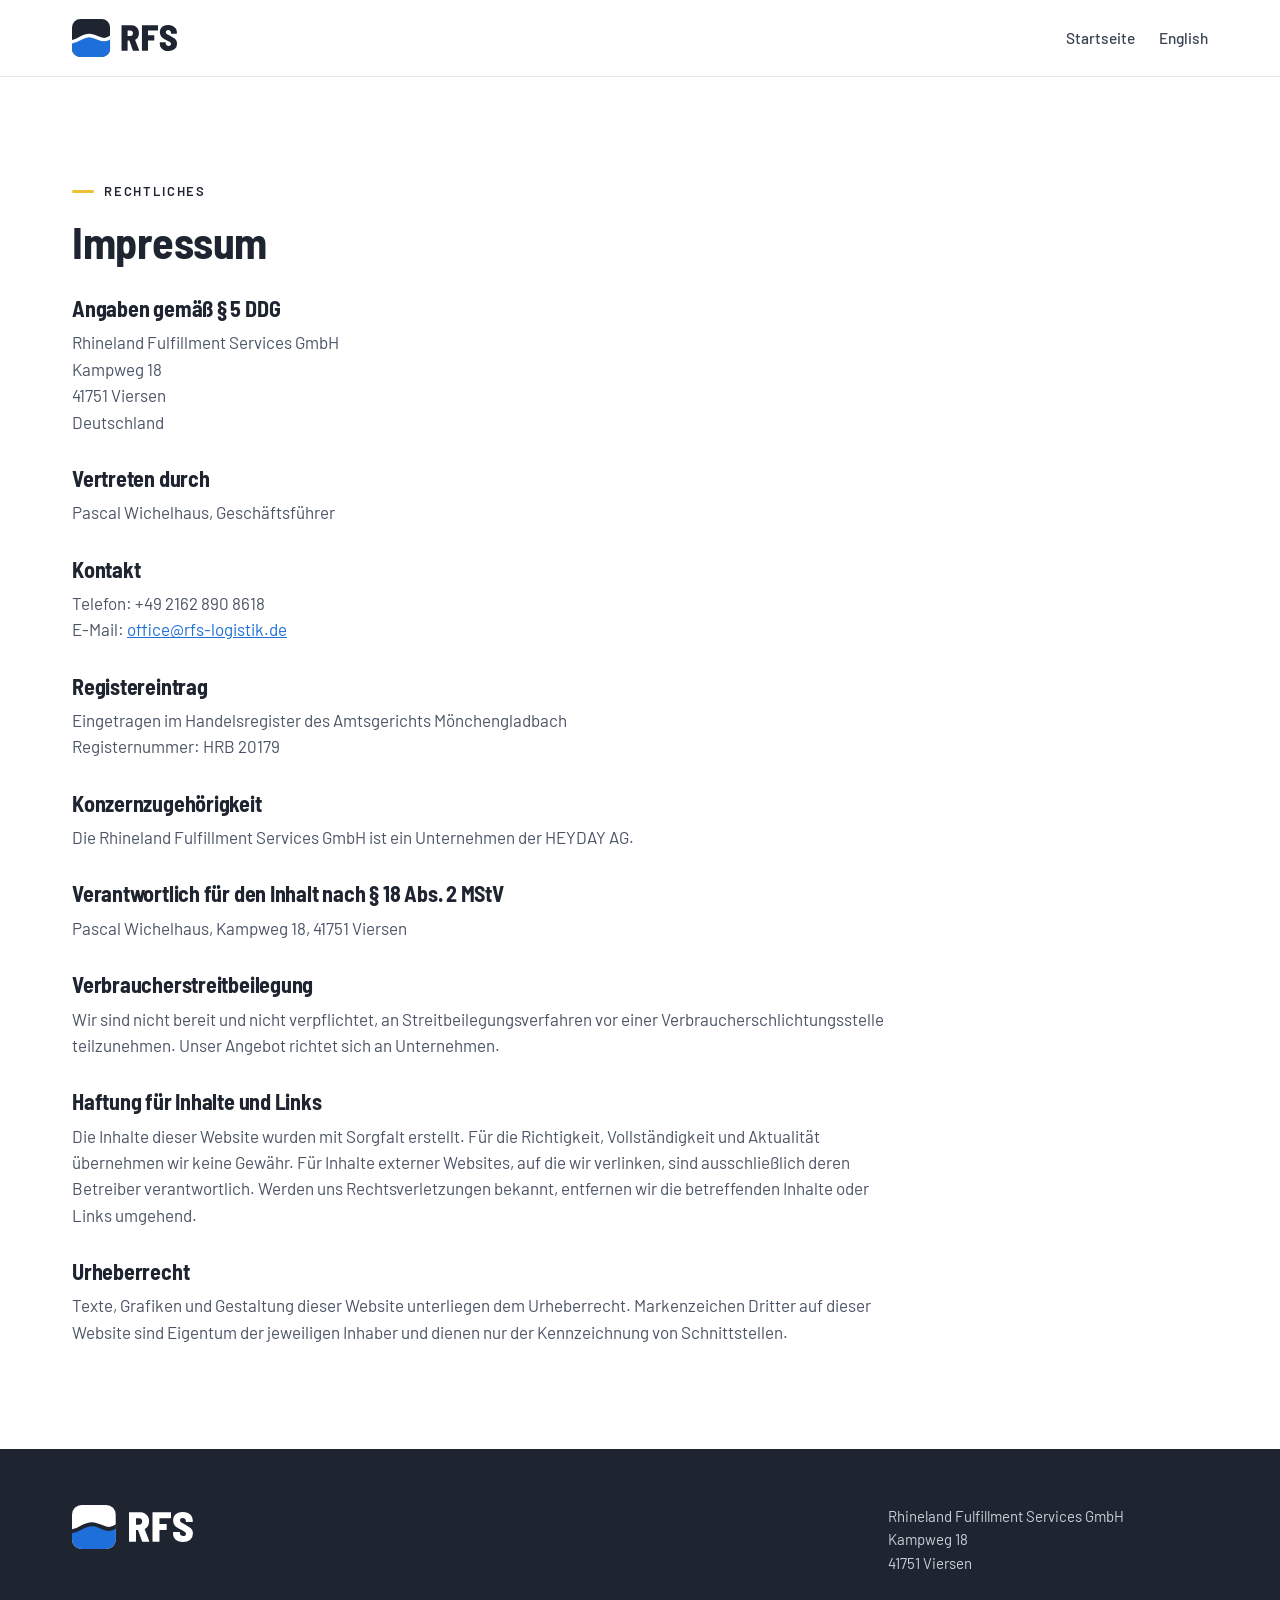
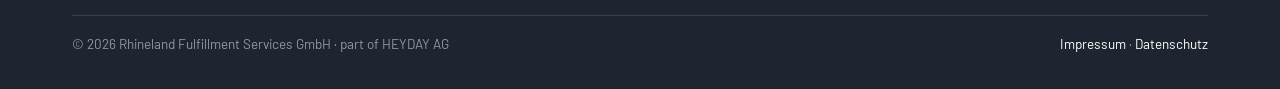
<file: impressum/index.html>
<!doctype html><html lang="de"><head><meta charset="utf-8"><meta name="viewport" content="width=device-width,initial-scale=1"><title>Impressum | RFS Rhineland Fulfillment Services</title><meta name="robots" content="noindex,follow"><link rel="icon" href="/assets/img/RFS_Icon.svg" type="image/svg+xml"><link rel="stylesheet" href="/assets/css/rfs.css">
<style>.legal h3{font-size:22px;margin:30px 0 8px}.legal p{max-width:820px;margin-bottom:8px}.legal a{color:var(--b)}</style></head>
<body><header><div class="w"><a class="logo" href="/"><img src="/assets/img/RFS_Logo_Kompakt.svg" alt="RFS Rhineland Fulfillment Services" width="111" height="40"></a><nav aria-label="Hauptnavigation"><a href="/">Startseite</a><a href="/en/">English</a></nav></div></header>
<main><section class="legal"><div class="w"><div class="kk">Rechtliches</div><h2>Impressum</h2>
<h3>Angaben gemäß § 5 DDG</h3>
<p>Rhineland Fulfillment Services GmbH<br>Kampweg 18<br>41751 Viersen<br>Deutschland</p>
<h3>Vertreten durch</h3>
<p>Pascal Wichelhaus, Geschäftsführer</p>
<h3>Kontakt</h3>
<p>Telefon: +49 2162 890 8618<br>E-Mail: <a href="mailto:office@rfs-logistik.de">office@rfs-logistik.de</a></p>
<h3>Registereintrag</h3>
<p>Eingetragen im Handelsregister des Amtsgerichts Mönchengladbach<br>Registernummer: HRB 20179</p>
<h3>Konzernzugehörigkeit</h3>
<p>Die Rhineland Fulfillment Services GmbH ist ein Unternehmen der HEYDAY AG.</p>
<h3>Verantwortlich für den Inhalt nach § 18 Abs. 2 MStV</h3>
<p>Pascal Wichelhaus, Kampweg 18, 41751 Viersen</p>
<h3>Verbraucherstreitbeilegung</h3>
<p>Wir sind nicht bereit und nicht verpflichtet, an Streitbeilegungsverfahren vor einer Verbraucherschlichtungsstelle teilzunehmen. Unser Angebot richtet sich an Unternehmen.</p>
<h3>Haftung für Inhalte und Links</h3>
<p>Die Inhalte dieser Website wurden mit Sorgfalt erstellt. Für die Richtigkeit, Vollständigkeit und Aktualität übernehmen wir keine Gewähr. Für Inhalte externer Websites, auf die wir verlinken, sind ausschließlich deren Betreiber verantwortlich. Werden uns Rechtsverletzungen bekannt, entfernen wir die betreffenden Inhalte oder Links umgehend.</p>
<h3>Urheberrecht</h3>
<p>Texte, Grafiken und Gestaltung dieser Website unterliegen dem Urheberrecht. Markenzeichen Dritter auf dieser Website sind Eigentum der jeweiligen Inhaber und dienen nur der Kennzeichnung von Schnittstellen.</p>
</div></section></main>
<footer><div class="w"><div><img src="/assets/img/RFS_Logo_Kompakt_Negativ.svg" alt="RFS" width="111" height="40" loading="lazy"></div><div></div><div>Rhineland Fulfillment Services GmbH<br>Kampweg 18<br>41751 Viersen</div>
<div class="bot"><span>© 2026 Rhineland Fulfillment Services GmbH · part of HEYDAY AG</span><span><a href="/impressum/">Impressum</a> · <a href="/datenschutz/">Datenschutz</a></span></div></div></footer></body></html>
</file>
<file: assets/css/rfs.css>
@font-face{font-family:Barlow;font-weight:400;font-display:swap;src:url(/assets/fonts/barlow-latin-400-normal.woff2) format('woff2')}
@font-face{font-family:Barlow;font-weight:500;font-display:swap;src:url(/assets/fonts/barlow-latin-500-normal.woff2) format('woff2')}
@font-face{font-family:Barlow;font-weight:600;font-display:swap;src:url(/assets/fonts/barlow-latin-600-normal.woff2) format('woff2')}
@font-face{font-family:Barlow;font-weight:700;font-display:swap;src:url(/assets/fonts/barlow-latin-700-normal.woff2) format('woff2')}
@font-face{font-family:'Barlow Semi Condensed';font-weight:700;font-display:swap;src:url(/assets/fonts/barlow-semi-condensed-latin-700-normal.woff2) format('woff2')}
:root{--b:#1E6FD9;--bl:#E7F0FC;--d:#1E2530;--sl:#3A4352;--mut:#4A5466;--sub:#8A93A3;--y:#EFC232;--yd:#D9A30E;--bg:#F9FAFC;--ln:#E4E8EE;--surf:#F3F5F8}
*{box-sizing:border-box;margin:0;padding:0}
html{scroll-behavior:smooth}
body{font-family:Barlow,Arial,sans-serif;color:var(--d);background:#fff;font-size:17px;line-height:1.55;-webkit-font-smoothing:antialiased}
a{color:inherit}
.w{max-width:1200px;margin:0 auto;padding:0 32px}
h1,h2,h3{font-family:'Barlow Semi Condensed',Barlow,Arial,sans-serif;font-weight:700;letter-spacing:-.01em;line-height:1.08}
h2{font-size:44px}
h2 span{display:block;color:var(--b)}
h3{font-size:22px;line-height:1.2}
p{color:var(--mut)}
.kk{display:inline-flex;align-items:center;gap:10px;font-size:13px;font-weight:600;letter-spacing:.14em;text-transform:uppercase;color:var(--d);margin-bottom:16px}
.kk:before{content:"";width:22px;height:3px;border-radius:2px;background:var(--y)}
.mk{background:linear-gradient(transparent 66%,var(--y) 66%,var(--y) 94%,transparent 94%)}
section{padding:96px 0}
section.alt{background:var(--bg)}
.lead{font-size:19px;max-width:760px;margin-top:18px}
header{position:sticky;top:0;z-index:20;background:rgba(255,255,255,.82);backdrop-filter:saturate(1.4) blur(14px);-webkit-backdrop-filter:saturate(1.4) blur(14px);border-bottom:1px solid var(--ln)}
header .w{display:flex;align-items:center;gap:28px;height:76px}
header .logo img{height:38px;width:auto;display:block}
header nav{display:flex;gap:24px;margin-left:auto;font-size:15.5px;font-weight:500}
header nav a{text-decoration:none;color:var(--sl)}
header nav a:hover{color:var(--b)}
.lang{font-size:14px;font-weight:600;text-decoration:none;border:1px solid var(--ln);border-radius:999px;padding:6px 12px}
.btn{display:inline-block;background:var(--b);color:#fff;text-decoration:none;font-weight:600;border-radius:999px;padding:14px 24px;font-size:16px;border:0;cursor:pointer;box-shadow:0 10px 24px -12px rgba(30,111,217,.7)}
.btn.sm{padding:10px 18px;font-size:15px}
.hero{padding:72px 0 64px}
.hero .w{display:grid;grid-template-columns:1.1fr .9fr;gap:56px;align-items:center}
.hero h1{font-size:68px;line-height:1.0}
.hero h1 span{display:block;color:var(--b)}
.hero .lead{font-size:20px}
.hero .ctas{display:flex;gap:16px;align-items:center;margin-top:30px}
.hero .ctas a.sec{font-weight:600;color:var(--d);text-decoration:none;border-bottom:2px solid var(--y)}
.hero .vis{border-radius:24px;overflow:hidden;background:var(--bg);border:1px solid var(--ln)}
.hero .vis img{width:100%;display:block}
.prom{display:grid;grid-template-columns:repeat(3,1fr);gap:16px;margin-top:44px}
.prom div{border-top:3px solid var(--y);padding-top:14px}
.prom small{display:block;font-size:12.5px;font-weight:600;letter-spacing:.12em;text-transform:uppercase;color:var(--sub)}
.prom b{display:block;font-size:20px;margin-top:4px;font-family:'Barlow Semi Condensed',Barlow;font-weight:700}
.prom span{font-size:15px;color:var(--mut)}
.sum{background:var(--d);color:#fff;border-radius:20px;padding:30px 36px;display:grid;grid-template-columns:220px 1fr;gap:28px;position:relative;overflow:hidden}
.sum h2{font-size:22px;color:var(--y)}
.sum p{color:#D7DCE4;font-size:17px}
.grid2{display:grid;grid-template-columns:1fr 1.1fr;gap:64px;margin-top:40px}
.grid3{display:grid;grid-template-columns:repeat(3,1fr);gap:18px;margin-top:40px}
.grid4{display:grid;grid-template-columns:repeat(4,1fr);gap:18px;margin-top:40px}
.card{background:#fff;border:1px solid var(--ln);border-radius:18px;padding:26px}
section.alt .card{background:#fff}
.card .nr{font-family:'Barlow Semi Condensed';font-weight:700;color:var(--b);font-size:34px;line-height:1}
.card h3{margin:12px 0 8px}
.card p{font-size:15.5px}
.statement{font-size:28px;font-weight:700;font-family:'Barlow Semi Condensed';line-height:1.25}
.pains{border-top:1px solid var(--ln)}
.pains div{display:grid;grid-template-columns:56px 1fr;padding:18px 0;border-bottom:1px solid var(--ln)}
.pains .n{font-family:'Barlow Semi Condensed';font-weight:700;color:var(--b);font-size:26px}
.pains b{font-size:18px}
table{width:100%;border-collapse:collapse;font-size:16px}
th{text-align:left;font-size:12px;letter-spacing:.14em;text-transform:uppercase;color:var(--sub);padding:0 14px 12px;border-bottom:1.5px solid var(--d)}
td{padding:14px;border-bottom:1px solid var(--ln);color:var(--mut);vertical-align:top}
td.r,th.r{background:var(--bl);color:var(--d);font-weight:600}
td.ar{color:var(--yd);font-weight:700;width:30px}
ul.ck{list-style:none;margin-top:10px}
ul.ck li{position:relative;padding:5px 0 5px 26px;font-size:15.5px;color:var(--mut)}
ul.ck li:before{content:"";position:absolute;left:3px;top:12px;width:11px;height:6px;border-left:2.6px solid var(--yd);border-bottom:2.6px solid var(--yd);transform:rotate(-45deg)}
.lager .card{padding:14px}
.lager .card svg{border-radius:12px}
.lager h3{margin:14px 6px 4px}
.lager p{margin:0 6px 6px}
.hub{margin-top:36px;background:#fff;border:1px solid var(--ln);border-radius:20px;padding:28px}
.logos{margin-top:22px}
.logos .row{display:grid;grid-template-columns:170px 1fr;gap:18px;align-items:center;margin-bottom:14px}
.logos .row>div:first-child{font-size:12.5px;font-weight:600;letter-spacing:.12em;text-transform:uppercase}
.logos .tiles{display:grid;grid-template-columns:repeat(8,1fr);gap:8px}
.src{font-size:13px;color:var(--sub);margin-top:12px}
.pipe{margin-top:36px}
.steps4{display:grid;grid-template-columns:repeat(4,1fr);gap:24px;text-align:center}
.steps4 h3{font-size:20px;margin-bottom:6px}
.map{border-radius:22px;overflow:hidden;border:1px solid var(--ln);background:#F7F9FC}
.map img{width:100%;display:block}
.big{font-family:'Barlow Semi Condensed';font-weight:700;font-size:96px;line-height:.9;letter-spacing:-.02em}
.ref .tag{display:inline-block;background:var(--b);color:#fff;font-size:12px;font-weight:700;letter-spacing:.08em;border-radius:999px;padding:4px 12px}
.ref small{display:block;color:var(--sub);font-size:13px;letter-spacing:.1em;text-transform:uppercase;margin-top:14px}
.st{display:inline-block;font-size:13px;font-weight:600;border-radius:999px;padding:4px 11px;background:var(--bl);color:var(--d);white-space:nowrap}
.st.no{background:#fff;border:1px solid var(--ln);color:var(--sub)}
.st.aa{background:#FFF6D9}
.faq details{border-bottom:1px solid var(--ln);padding:20px 0}
.faq summary{cursor:pointer;font-size:19px;font-weight:600;list-style:none;display:flex;justify-content:space-between;gap:20px}
.faq summary:after{content:"+";color:var(--b);font-size:26px;line-height:1}
.faq details[open] summary:after{content:"−"}
.faq details p{margin-top:10px;max-width:880px}
.contact .w{display:grid;grid-template-columns:1fr 1fr;gap:56px}
form{align-self:start;background:#fff;border:1px solid var(--ln);border-radius:20px;padding:28px;display:grid;gap:12px}
form .two{display:grid;grid-template-columns:1fr 1fr;gap:12px}
label{font-size:13px;font-weight:600;color:var(--sl);display:grid;gap:6px}
input,textarea{width:100%;min-width:0;font:inherit;font-size:16px;border:1px solid var(--ln);border-radius:10px;padding:12px 14px;background:var(--bg)}
textarea{min-height:110px}
.hp{position:absolute;left:-9999px}
form small{font-size:12.5px;color:var(--sub)}
.fmsg{display:none;border-radius:14px;padding:22px 24px;background:var(--bl);color:var(--d)}
.fmsg b{display:block;font-family:'Barlow Semi Condensed',Barlow;font-size:24px;margin-bottom:6px}
.fmsg.err{background:#FDECEC}
form.sent>*:not(.fmsg){display:none}form.sent .fmsg.ok{display:block}
.cdet{margin-top:28px;border-top:1px solid var(--ln)}
.cdet div{display:grid;grid-template-columns:150px 1fr;padding:11px 0;border-bottom:1px solid var(--ln);font-size:16px}
.cdet small{color:var(--sub);font-size:13px;letter-spacing:.08em;text-transform:uppercase;padding-top:2px}
footer{background:var(--d);color:#C9D0DA;padding:56px 0 34px;font-size:15px;position:relative;overflow:hidden}
footer .w{display:grid;grid-template-columns:1.3fr 1fr 1fr;gap:40px}
footer img{height:44px;width:auto}
footer a{color:#fff;text-decoration:none}
footer .bot{grid-column:1/-1;border-top:1px solid #353F50;padding-top:18px;display:flex;justify-content:space-between;font-size:13.5px;color:#8E97A6}
footer .wave{position:absolute;right:-40px;bottom:-60px;width:260px;opacity:.95}
@media (max-width:900px){.hero .w,.grid2,.contact .w,.sum{grid-template-columns:minmax(0,1fr)}.grid3,.grid4,.steps4,.prom{grid-template-columns:1fr 1fr}header nav{display:none}.hero h1{font-size:46px}h2{font-size:34px}.logos .tiles{grid-template-columns:repeat(4,1fr)}.logos .row{grid-template-columns:1fr}footer .w{grid-template-columns:1fr}}
@media (max-width:560px){form .two{grid-template-columns:1fr}.cdet div{grid-template-columns:110px 1fr}header .btn.sm{display:none}table{font-size:14px}td,th{padding:10px 8px}.st{white-space:normal}td.ar{display:none}.tw{overflow-x:auto}.grid3,.grid4,.steps4,.prom{grid-template-columns:1fr}.w{padding:0 18px}}
@media print{header{position:static}}
</file>
